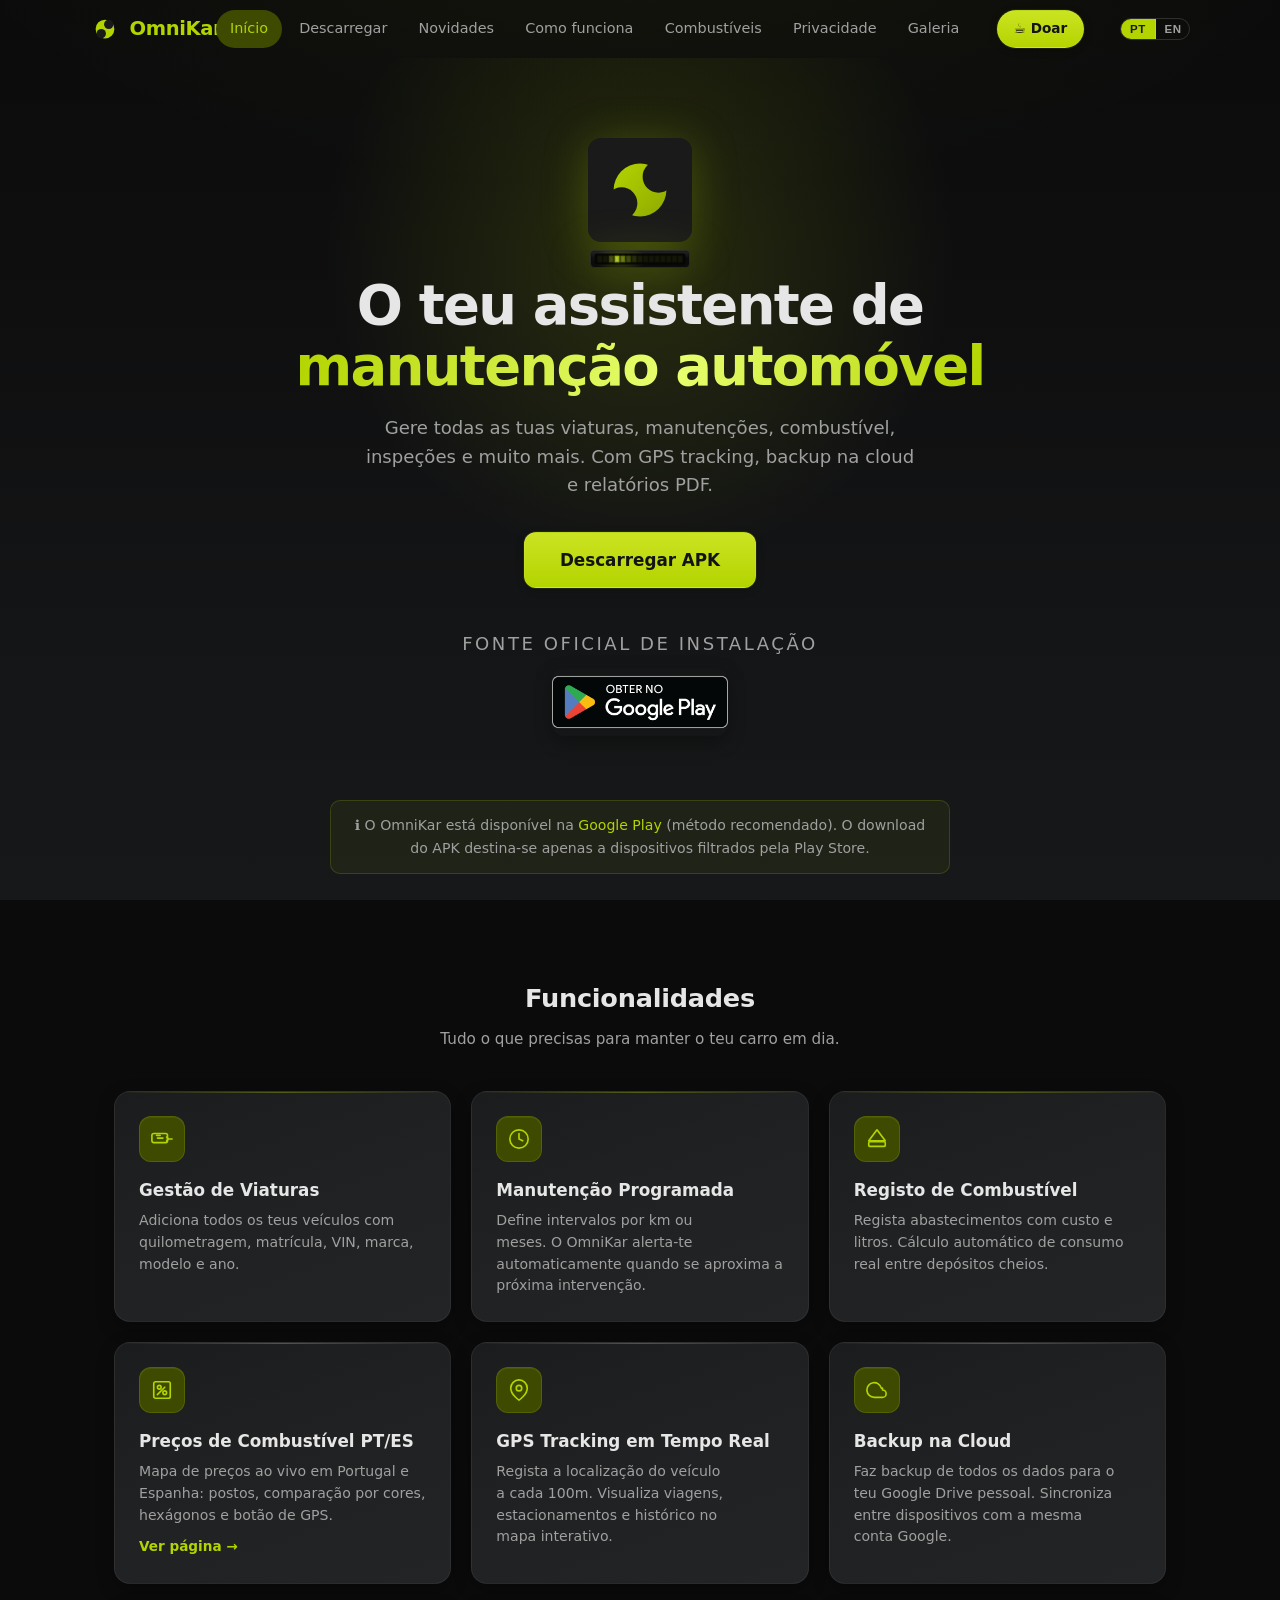
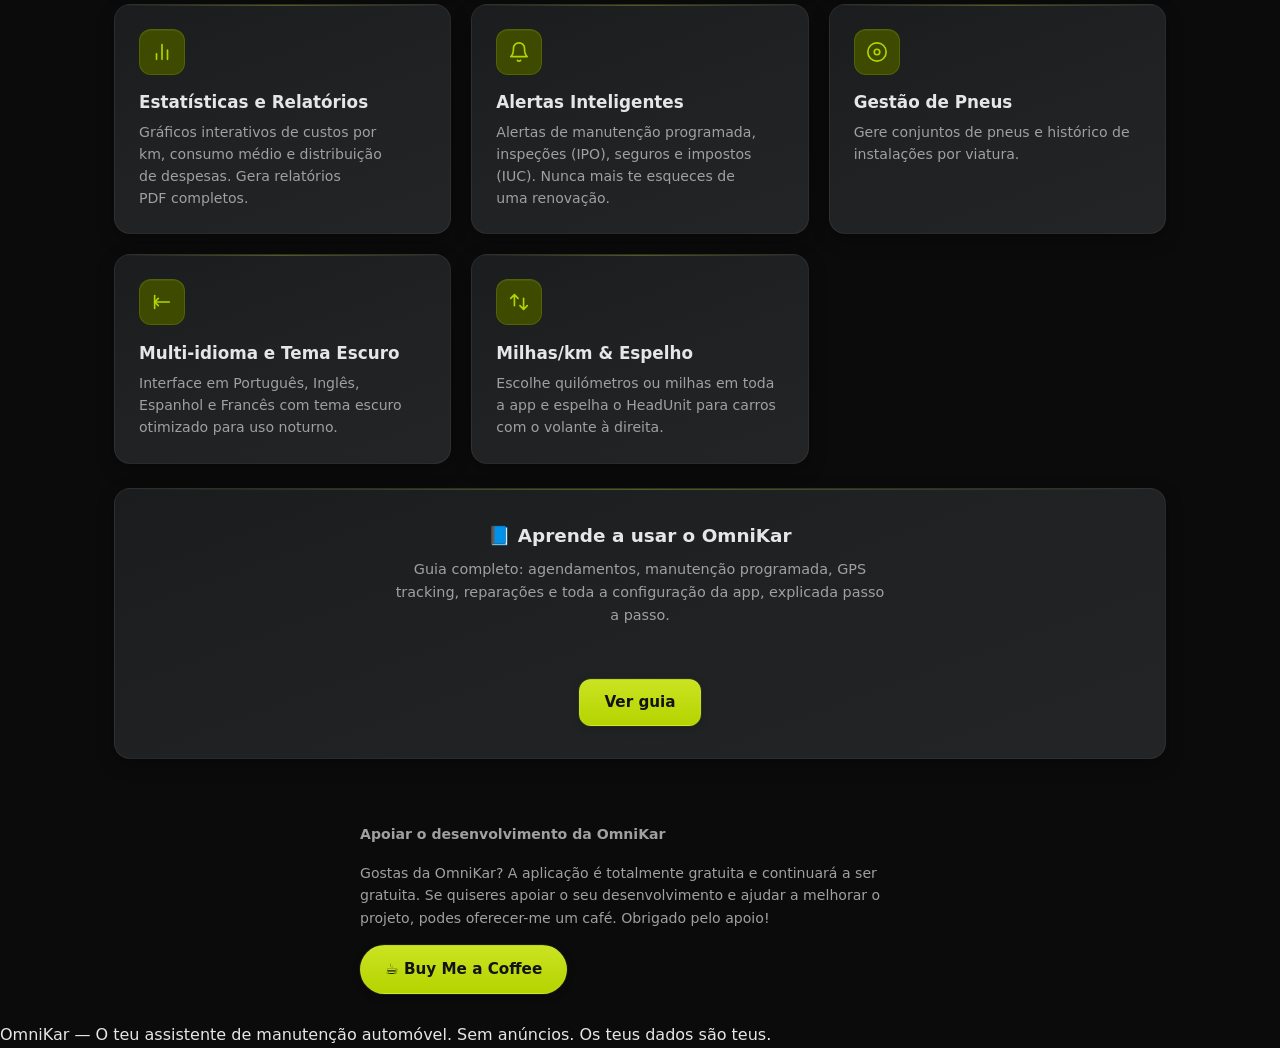
<file: index.html>
<!DOCTYPE html>
<html lang="pt">
<head>
  <meta charset="UTF-8">
  <meta name="viewport" content="width=device-width, initial-scale=1.0">
  <meta name="description" content="OmniKar — O teu assistente de manutenção automóvel. Gestão de viaturas, GPS tracking, backup cloud, manutenção programada.">
  <title>OmniKar — Assistente de manutenção automóvel</title>
  <link rel="icon" type="image/svg+xml" href="images/logo.svg">
  <link rel="stylesheet" href="css/style.css">
</head>
<body data-page="index">

<div id="app-header"></div>

<main>

<section class="hero">
  <img class="hero-logo"  src="images/logo.svg" alt="OmniKar">
  <img class="hero-logo" src="images/karr-scanner.svg" alt="Scanner KARR" style="width:100%; max-width:100px; height:auto;">

  <h1 data-i18n="hero.title">O teu assistente de <span>manutenção automóvel</span></h1>
  <p data-i18n="hero.sub">Gere todas as tuas viaturas, manutenções, combustível, inspeções e muito mais. Com GPS tracking, backup na cloud e relatórios PDF.</p>
  <a class="hero-cta" href="download.html" data-i18n="hero.cta">
    <svg viewBox="0 0 24 24" fill="none" stroke="currentColor" stroke-width="2.5" stroke-linecap="round" stroke-linejoin="round"><path d="M21 15v4a2 2 0 01-2 2H5a2 2 0 01-2-2v-4"/><polyline points="7 10 12 15 17 10"/><line x1="12" y1="15" x2="12" y2="3"/></svg>
    Descarregar APK
  </a>

  <div class="store-badges">
    <p class="store-badges-caption" data-i18n="play.official">Fonte oficial de instalação</p>
    <a class="store-badge" href="https://play.google.com/store/apps/details?id=com.companyname.OmniKar" target="_blank" rel="noopener" aria-label="Google Play">
      <img src="images/google-play-pt.png" alt="Google Play" data-badge-lang="pt">
      <img src="images/google-play-en.png" alt="Google Play" data-badge-lang="en">
      <img src="images/google-play-es.png" alt="Google Play" data-badge-lang="es">
      <img src="images/google-play-fr.png" alt="Google Play" data-badge-lang="fr">
    </a>
  </div>
</section>

<div class="play-note" data-i18n="home.playNote">ℹ️ O OmniKar está disponível na <a href="https://play.google.com/store/apps/details?id=com.companyname.OmniKar" target="_blank" rel="noopener">Google Play</a> (método recomendado). O download do APK destina-se apenas a dispositivos filtrados pela Play Store.</div>

<section>
  <h2 class="section-title" data-i18n="features.title">Funcionalidades</h2>
  <p class="section-sub" data-i18n="features.sub">Tudo o que precisas para manter o teu carro em dia.</p>

  <div class="features-grid">

    <div class="card feature-card">
      <div class="feature-icon"><svg viewBox="0 0 24 24" fill="none" stroke="currentColor" stroke-width="1.8" stroke-linecap="round" stroke-linejoin="round"><rect x="1" y="6" width="17" height="10" rx="2"/><path d="M23 12h-4m0 0l-2 2m2-2l-2-2"/><line x1="6" y1="8" x2="10" y2="8"/><line x1="7" y1="11" x2="13" y2="11"/></svg></div>
      <h3 data-i18n="feat.vehicles.title">Gestão de Viaturas</h3>
      <p data-i18n="feat.vehicles.desc">Adiciona todos os teus veículos com quilometragem, matrícula, VIN, marca, modelo e ano.</p>
    </div>

    <div class="card feature-card">
      <div class="feature-icon"><svg viewBox="0 0 24 24" fill="none" stroke="currentColor" stroke-width="1.8" stroke-linecap="round" stroke-linejoin="round"><circle cx="12" cy="12" r="10"/><polyline points="12 6 12 12 16 14"/></svg></div>
      <h3 data-i18n="feat.maintenance.title">Manutenção Programada</h3>
      <p data-i18n="feat.maintenance.desc">Define intervalos por km ou meses. O OmniKar alerta-te automaticamente quando se aproxima a próxima intervenção.</p>
    </div>

    <div class="card feature-card">
      <div class="feature-icon"><svg viewBox="0 0 24 24" fill="none" stroke="currentColor" stroke-width="1.8" stroke-linecap="round" stroke-linejoin="round"><path d="M4 20h16a1 1 0 001-1v-3a1 1 0 00-1-1H4a1 1 0 00-1 1v3a1 1 0 001 1z"/><polygon points="12 2 3 14 21 14 12 2"/></svg></div>
      <h3 data-i18n="feat.fuel.title">Registo de Combustível</h3>
      <p data-i18n="feat.fuel.desc">Regista abastecimentos com custo e litros. Cálculo automático de consumo real entre depósitos cheios.</p>
    </div>

    <div class="card feature-card">
      <div class="feature-icon"><svg viewBox="0 0 24 24" fill="none" stroke="currentColor" stroke-width="1.8" stroke-linecap="round" stroke-linejoin="round"><rect x="3" y="3" width="18" height="18" rx="2"/><circle cx="9" cy="9" r="2"/><circle cx="15" cy="15" r="2"/><path d="M7 17l8-8"/></svg></div>
      <h3 data-i18n="feat.prices.title">Preços de Combustível PT/ES</h3>
      <p data-i18n="feat.prices.desc">Mapa de preços ao vivo em Portugal e Espanha: postos, comparação por cores, hexágonos e botão de GPS.</p>
      <a class="feature-link" href="combustiveis.html" data-i18n="feat.prices.link">Ver página →</a>
    </div>

    <div class="card feature-card">
      <div class="feature-icon"><svg viewBox="0 0 24 24" fill="none" stroke="currentColor" stroke-width="1.8" stroke-linecap="round" stroke-linejoin="round"><path d="M21 10c0 7-9 13-9 13s-9-6-9-13a9 9 0 0118 0z"/><circle cx="12" cy="10" r="3"/></svg></div>
      <h3 data-i18n="feat.gps.title">GPS Tracking em Tempo Real</h3>
      <p data-i18n="feat.gps.desc">Regista a localização do veículo a cada 100m. Visualiza viagens, estacionamentos e histórico no mapa interativo.</p>
    </div>

    <div class="card feature-card">
      <div class="feature-icon"><svg viewBox="0 0 24 24" fill="none" stroke="currentColor" stroke-width="1.8" stroke-linecap="round" stroke-linejoin="round"><path d="M18 10h-1.26A8 8 0 109 20h9a4 4 0 000-8z"/></svg></div>
      <h3 data-i18n="feat.cloud.title">Backup na Cloud</h3>
      <p data-i18n="feat.cloud.desc">Faz backup de todos os dados para o teu Google Drive pessoal. Sincroniza entre dispositivos com a mesma conta Google.</p>
    </div>

    <div class="card feature-card">
      <div class="feature-icon"><svg viewBox="0 0 24 24" fill="none" stroke="currentColor" stroke-width="1.8" stroke-linecap="round" stroke-linejoin="round"><line x1="18" y1="20" x2="18" y2="10"/><line x1="12" y1="20" x2="12" y2="4"/><line x1="6" y1="20" x2="6" y2="14"/></svg></div>
      <h3 data-i18n="feat.stats.title">Estatísticas e Relatórios</h3>
      <p data-i18n="feat.stats.desc">Gráficos interativos de custos por km, consumo médio e distribuição de despesas. Gera relatórios PDF completos.</p>
    </div>

    <div class="card feature-card">
      <div class="feature-icon"><svg viewBox="0 0 24 24" fill="none" stroke="currentColor" stroke-width="1.8" stroke-linecap="round" stroke-linejoin="round"><path d="M18 8A6 6 0 006 8c0 7-3 9-3 9h18s-3-2-3-9"/><path d="M13.73 21a2 2 0 01-3.46 0"/></svg></div>
      <h3 data-i18n="feat.alerts.title">Alertas Inteligentes</h3>
      <p data-i18n="feat.alerts.desc">Alertas de manutenção programada, inspeções (IPO), seguros e impostos (IUC). Nunca mais te esqueces de uma renovação.</p>
    </div>

    <div class="card feature-card">
      <div class="feature-icon"><svg viewBox="0 0 24 24" fill="none" stroke="currentColor" stroke-width="1.8" stroke-linecap="round" stroke-linejoin="round"><circle cx="12" cy="12" r="10"/><circle cx="12" cy="12" r="3"/></svg></div>
      <h3 data-i18n="feat.tires.title">Gestão de Pneus</h3>
      <p data-i18n="feat.tires.desc">Gere conjuntos de pneus e histórico de instalações por viatura.</p>
    </div>

    <div class="card feature-card">
      <div class="feature-icon"><svg viewBox="0 0 24 24" fill="none" stroke="currentColor" stroke-width="1.8" stroke-linecap="round" stroke-linejoin="round"><line x1="20" y1="12" x2="4" y2="12"/><polyline points="8 8 4 12 8 16"/><line x1="4" y1="5" x2="4" y2="19"/></svg></div>
      <h3 data-i18n="feat.multi.title">Multi-idioma e Tema Escuro</h3>
      <p data-i18n="feat.multi.desc">Interface em Português, Inglês e Espanhol com tema escuro otimizado para uso noturno.</p>
    </div>

    <div class="card feature-card">
      <div class="feature-icon"><svg viewBox="0 0 24 24" fill="none" stroke="currentColor" stroke-width="1.8" stroke-linecap="round" stroke-linejoin="round"><path d="M7 16V4M7 4L3 8M7 4l4 4"/><path d="M17 8v12m0 0l4-4m-4 4l-4-4"/></svg></div>
      <h3 data-i18n="feat.miles.title">Milhas/km &amp; Espelho</h3>
      <p data-i18n="feat.miles.desc">Escolhe quilómetros ou milhas em toda a app e espelha o HeadUnit para carros com o volante à direita.</p>
    </div>

  </div>

  <div class="guide-banner card">
    <h3 data-i18n="home.guide.title">📘 Aprende a usar o OmniKar</h3>
    <p data-i18n="home.guide.desc">Guia completo: agendamentos, manutenção programada, GPS tracking, reparações e toda a configuração da app, explicada passo a passo.</p>
    <a href="instrucoes.html" class="hero-cta" data-i18n="home.guide.cta">Ver guia</a>
  </div>

</section>

</main>

<div id="app-footer"></div>

<script src="js/i18n.js"></script>
<script src="js/main.js"></script>
</body>
</html>
</file>
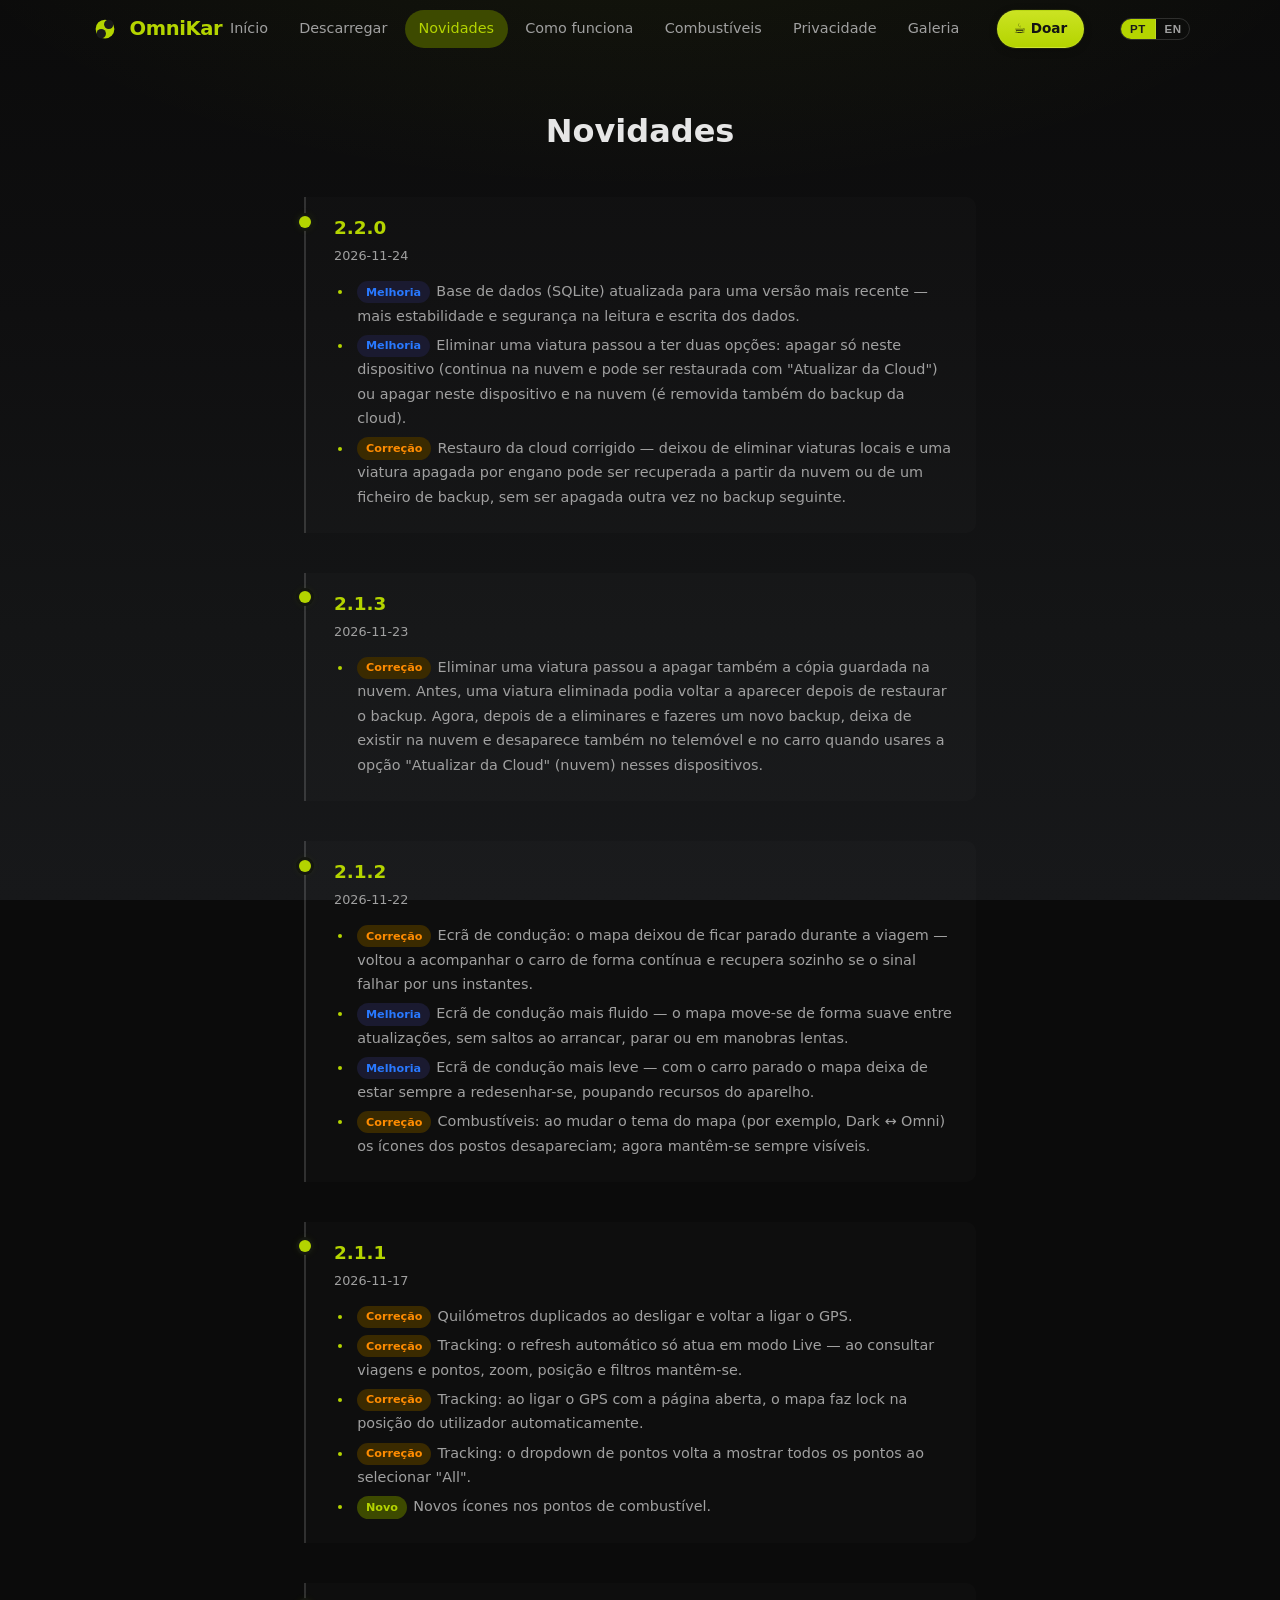
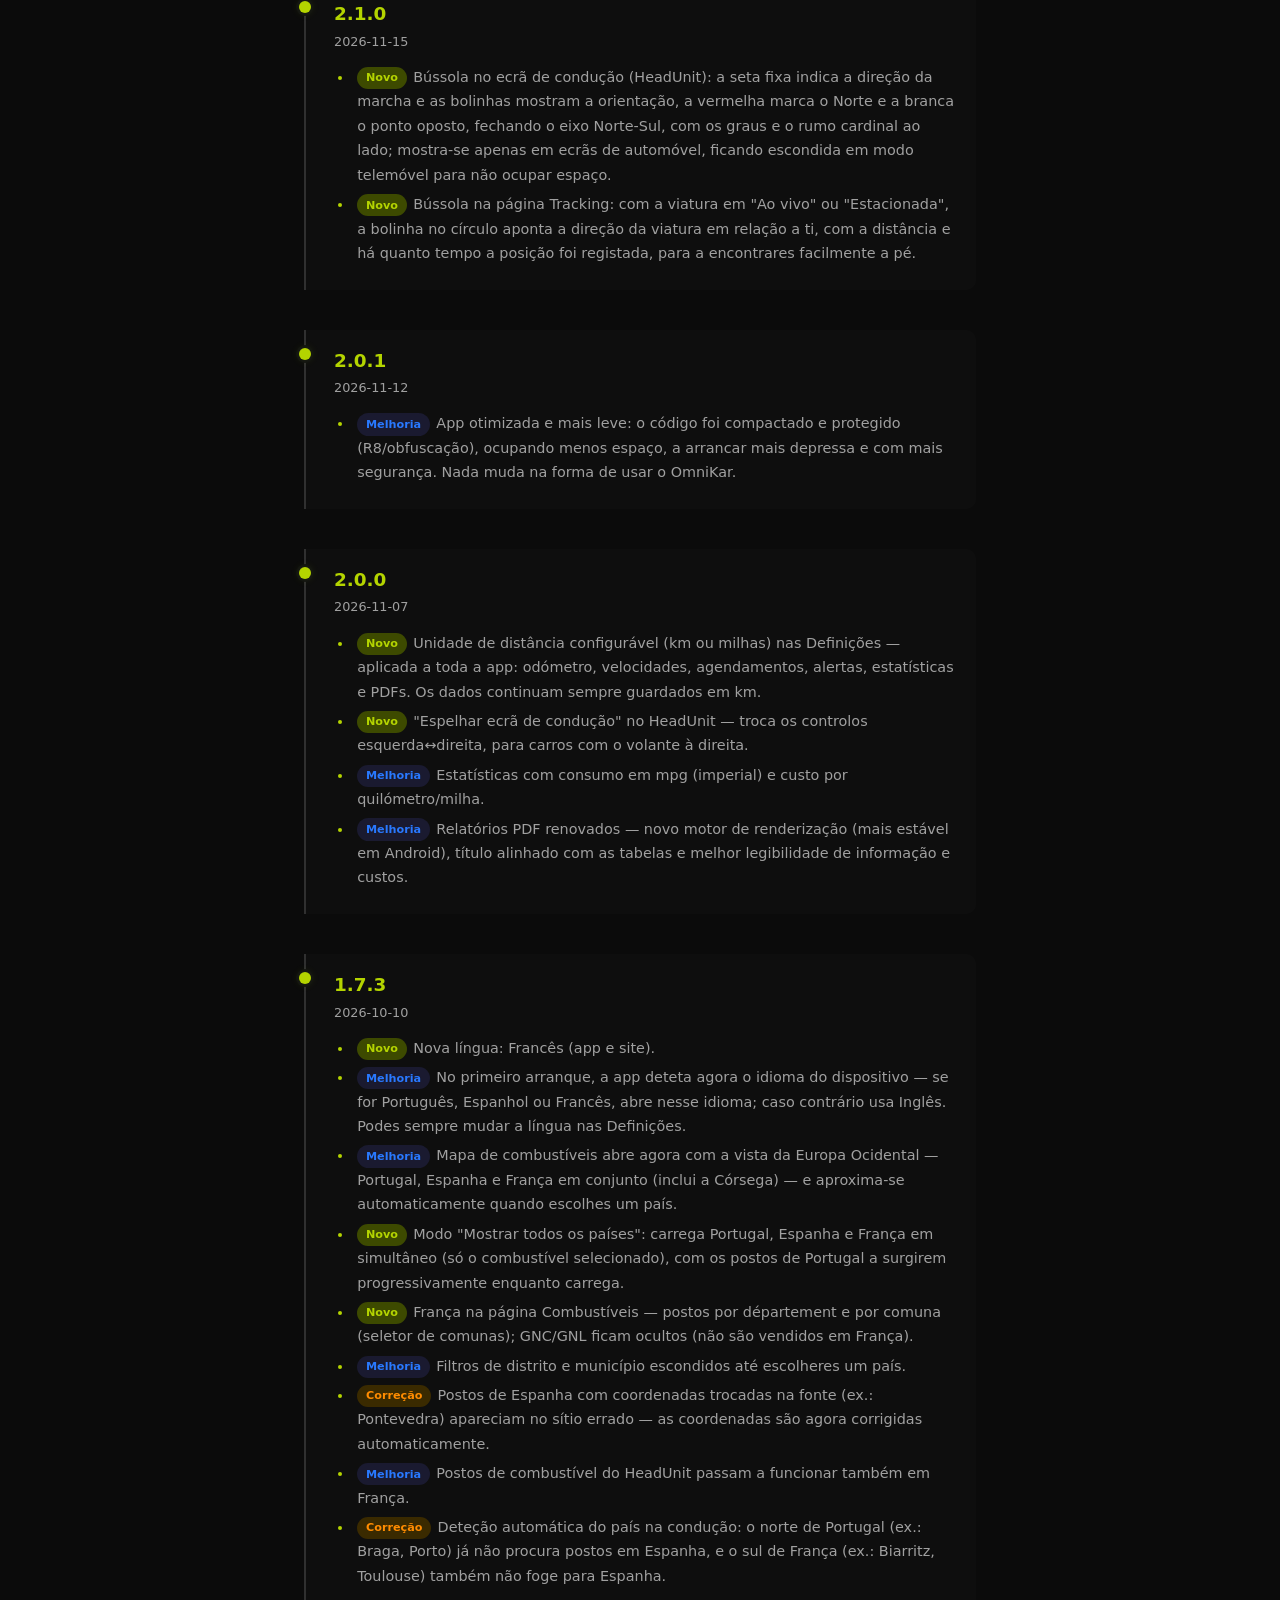
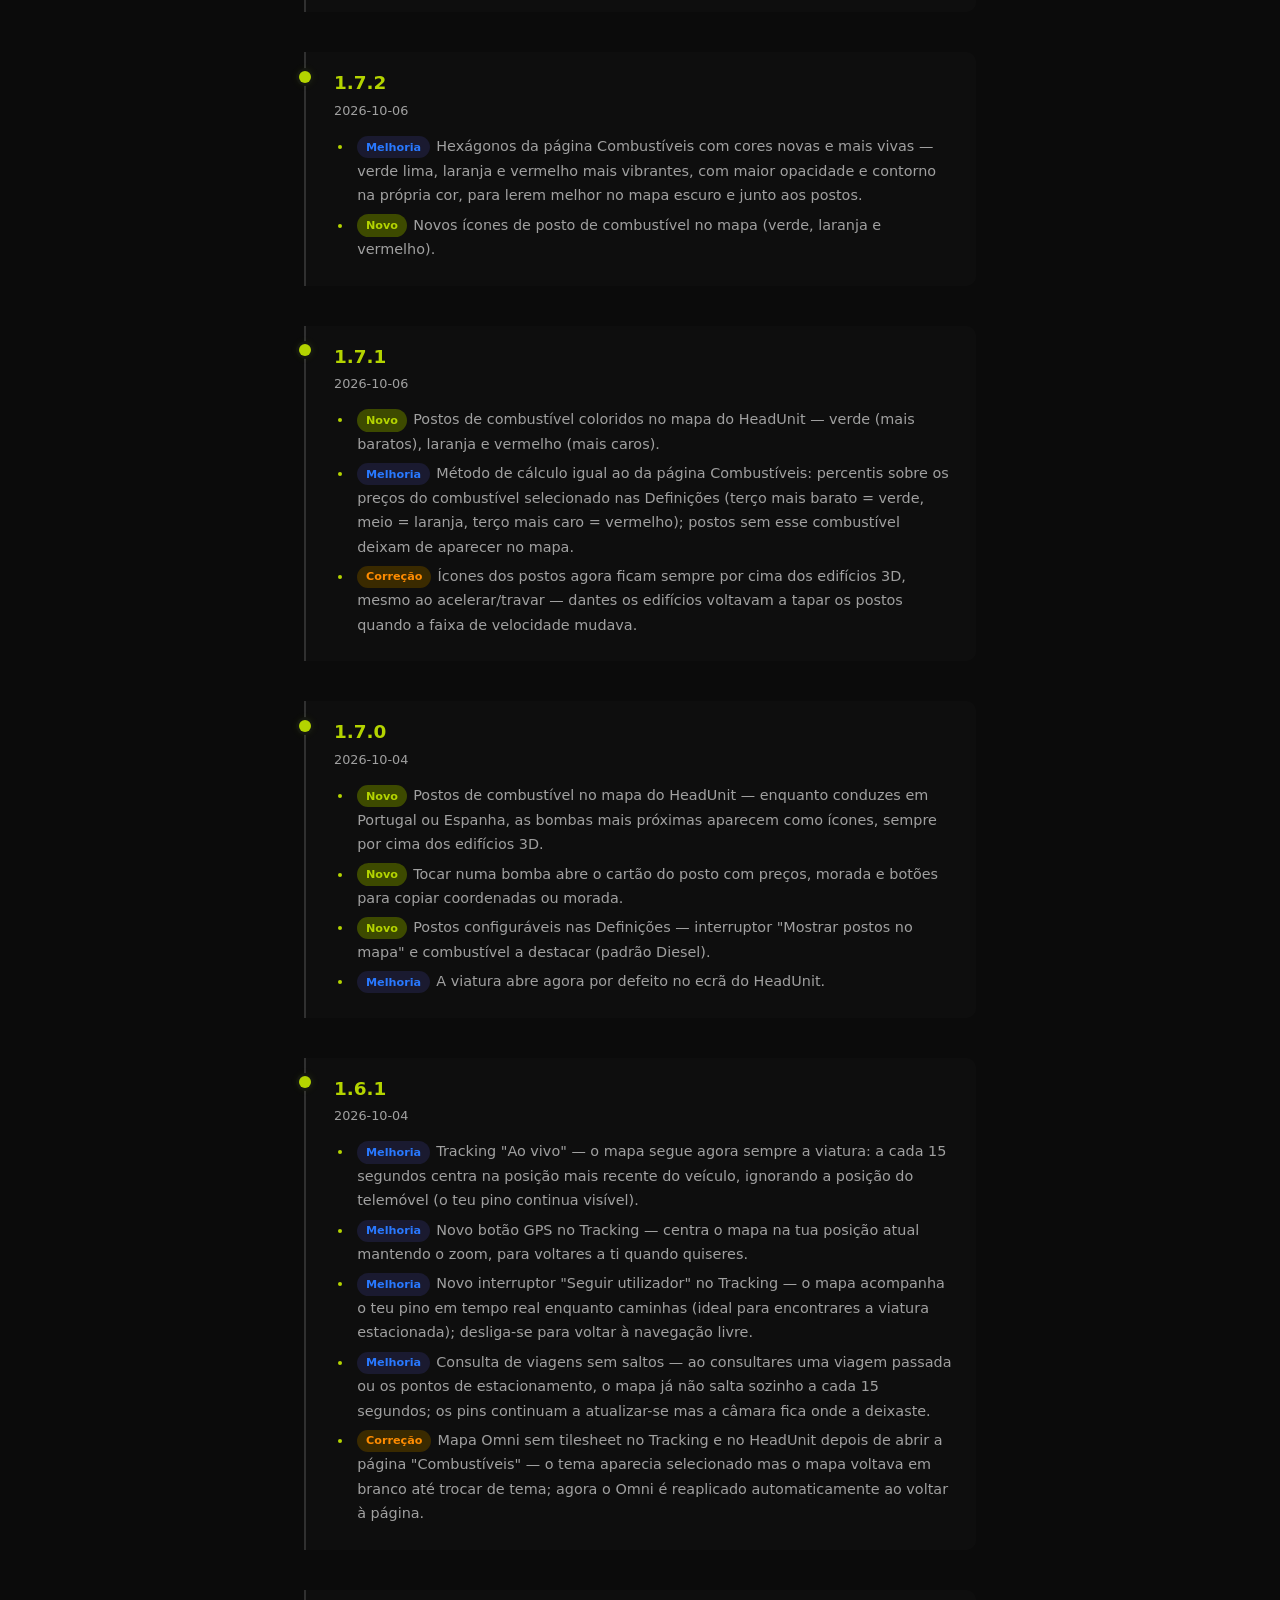
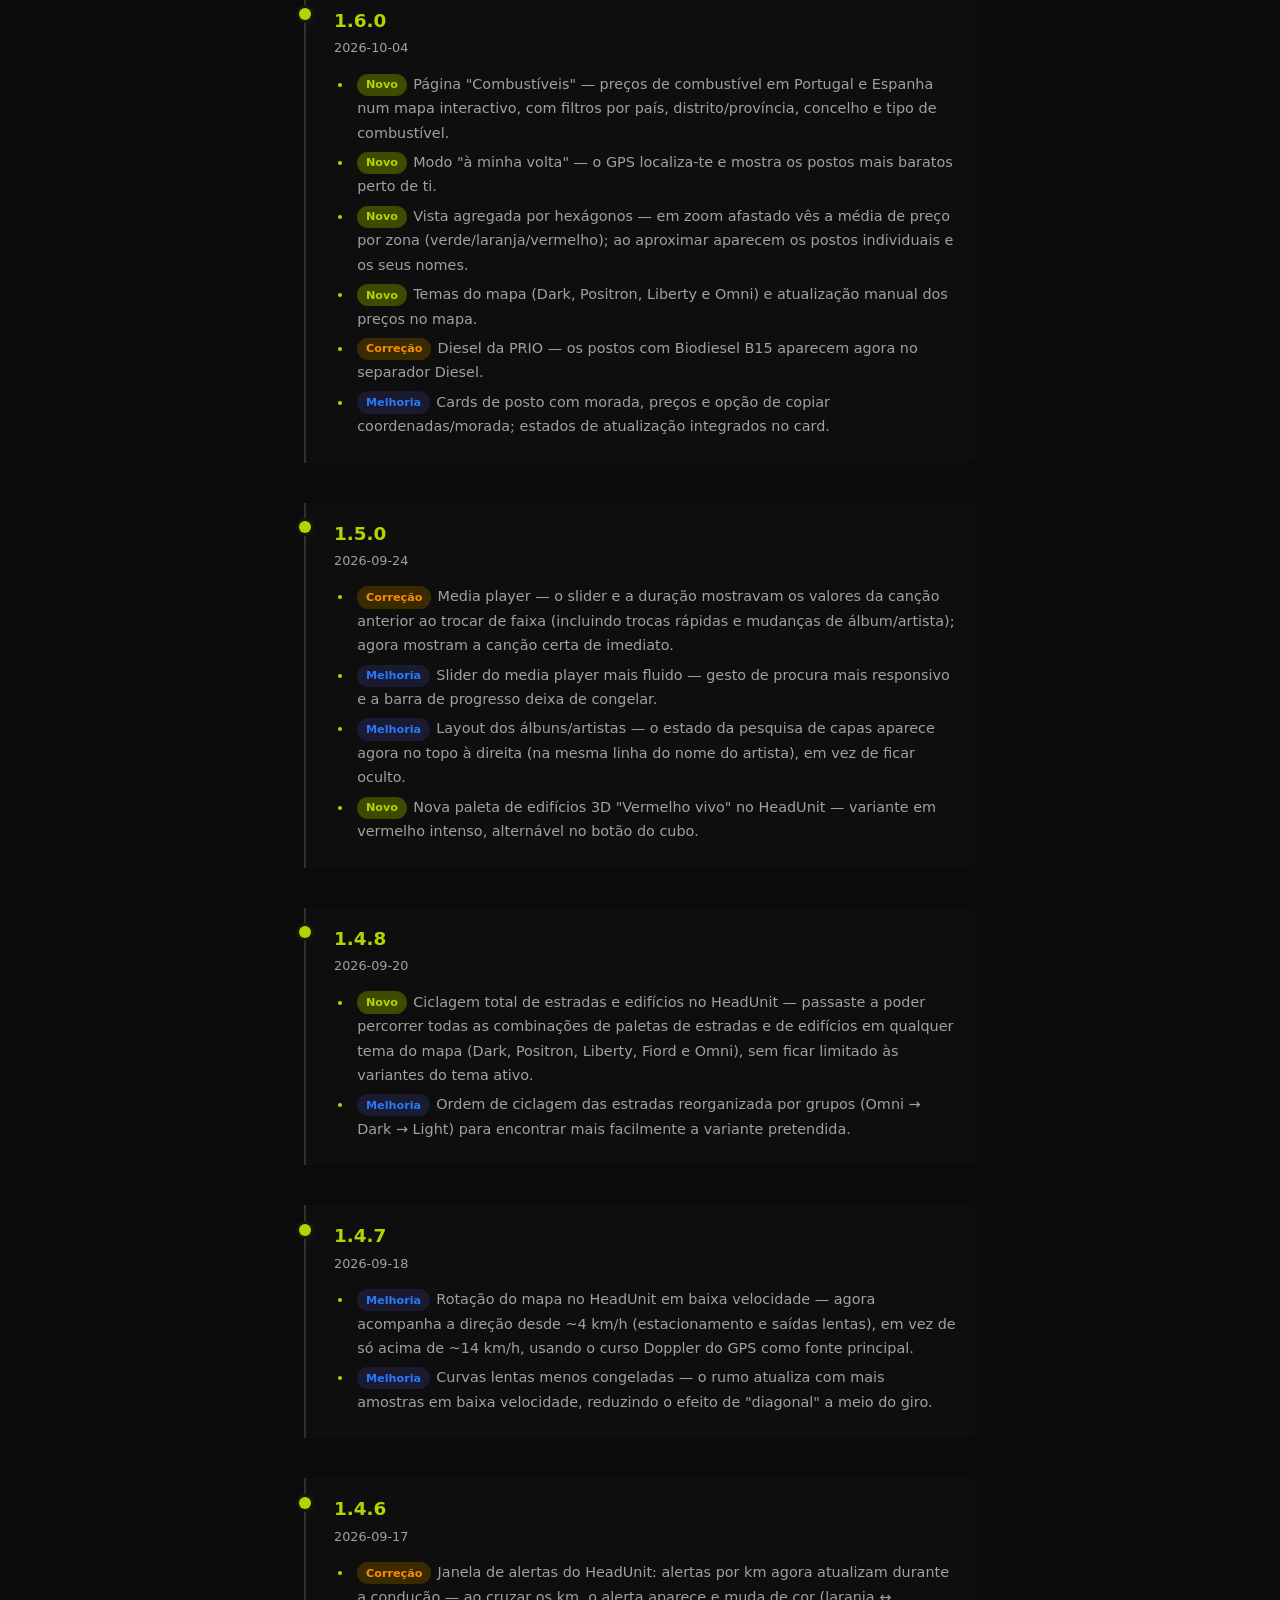
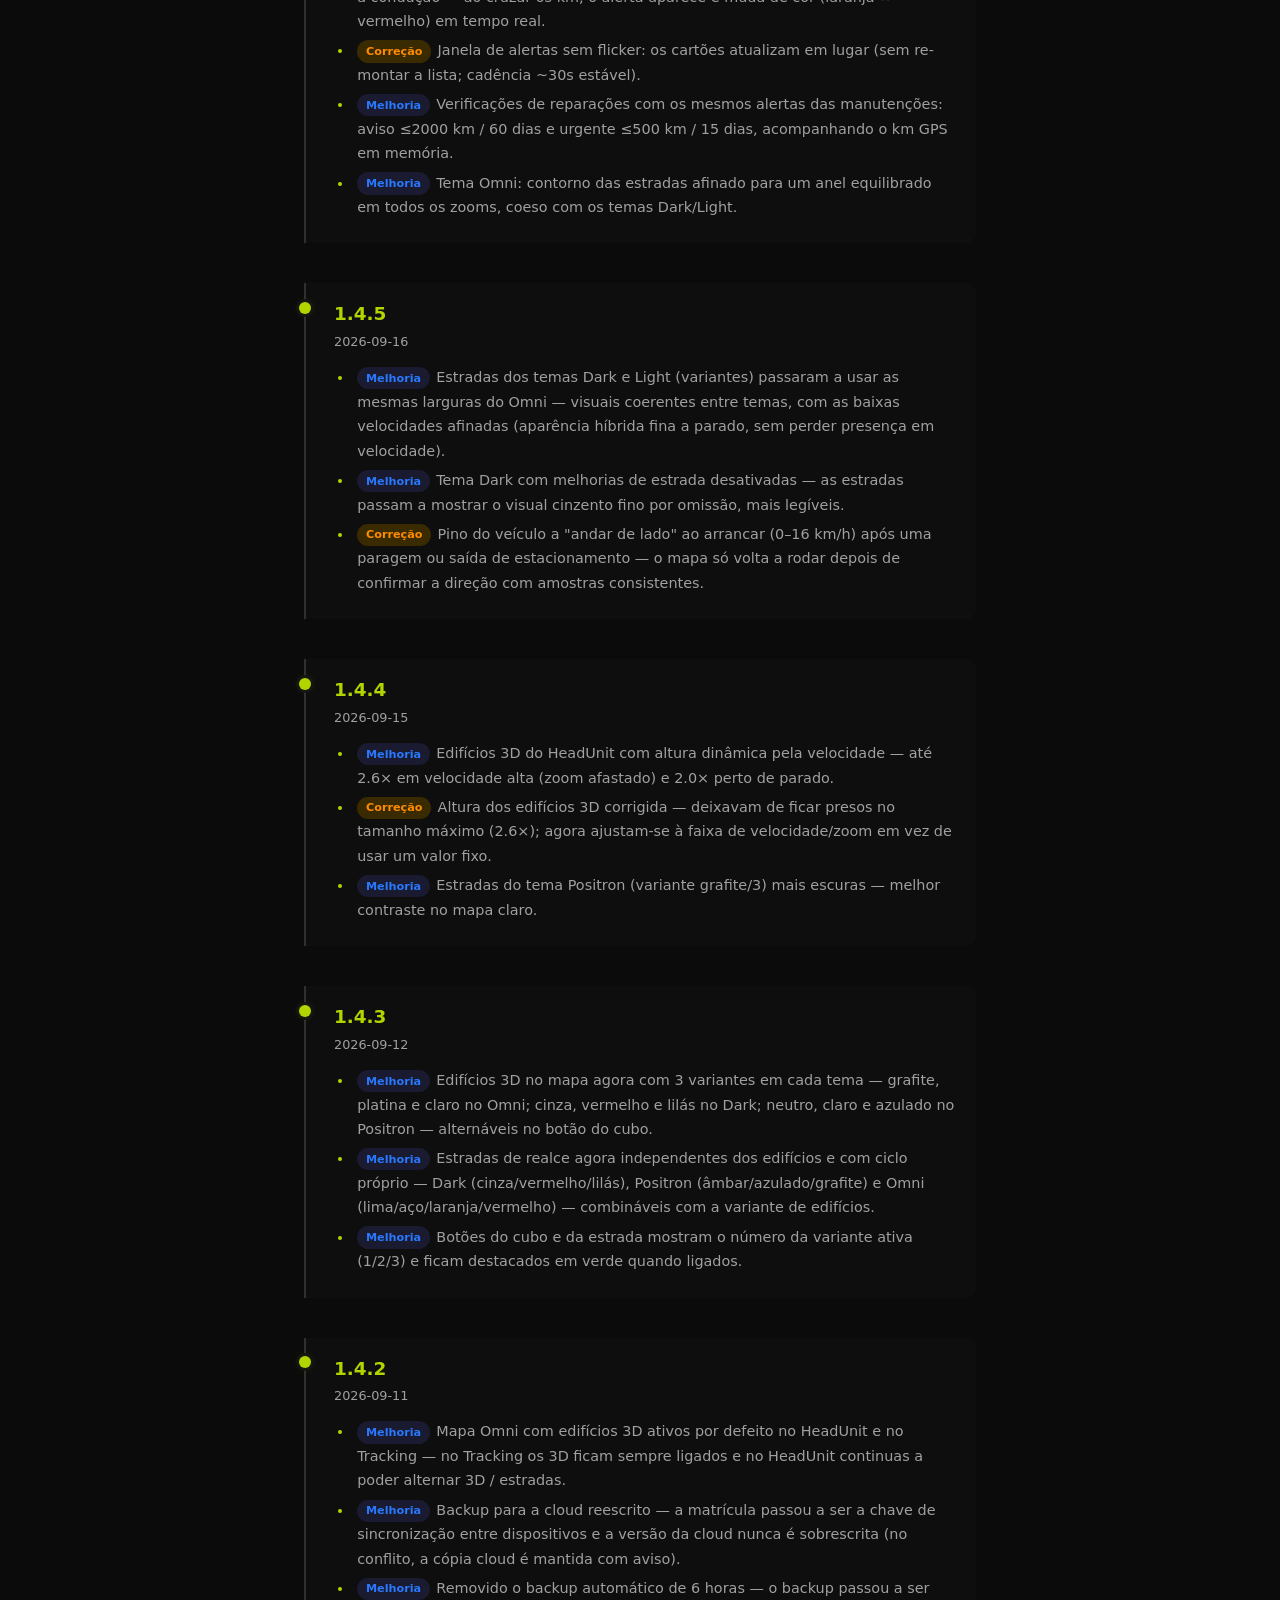
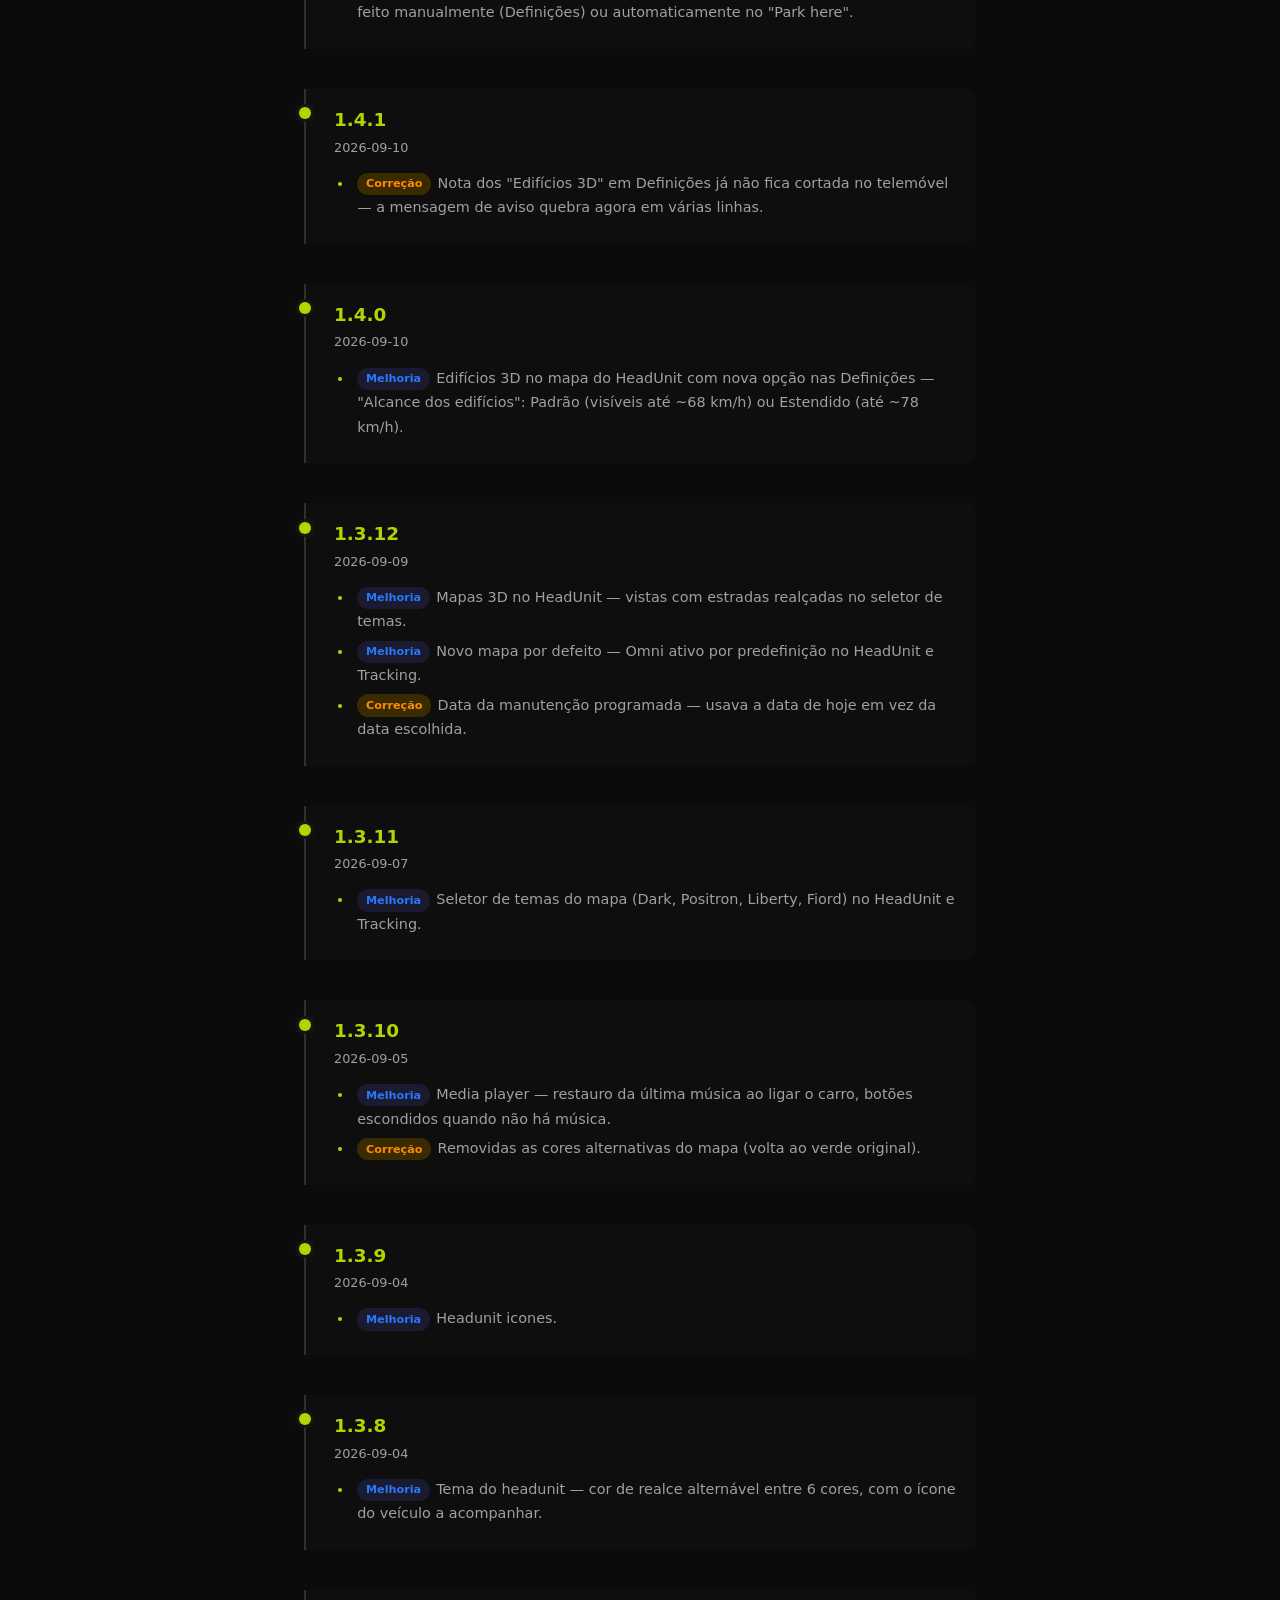
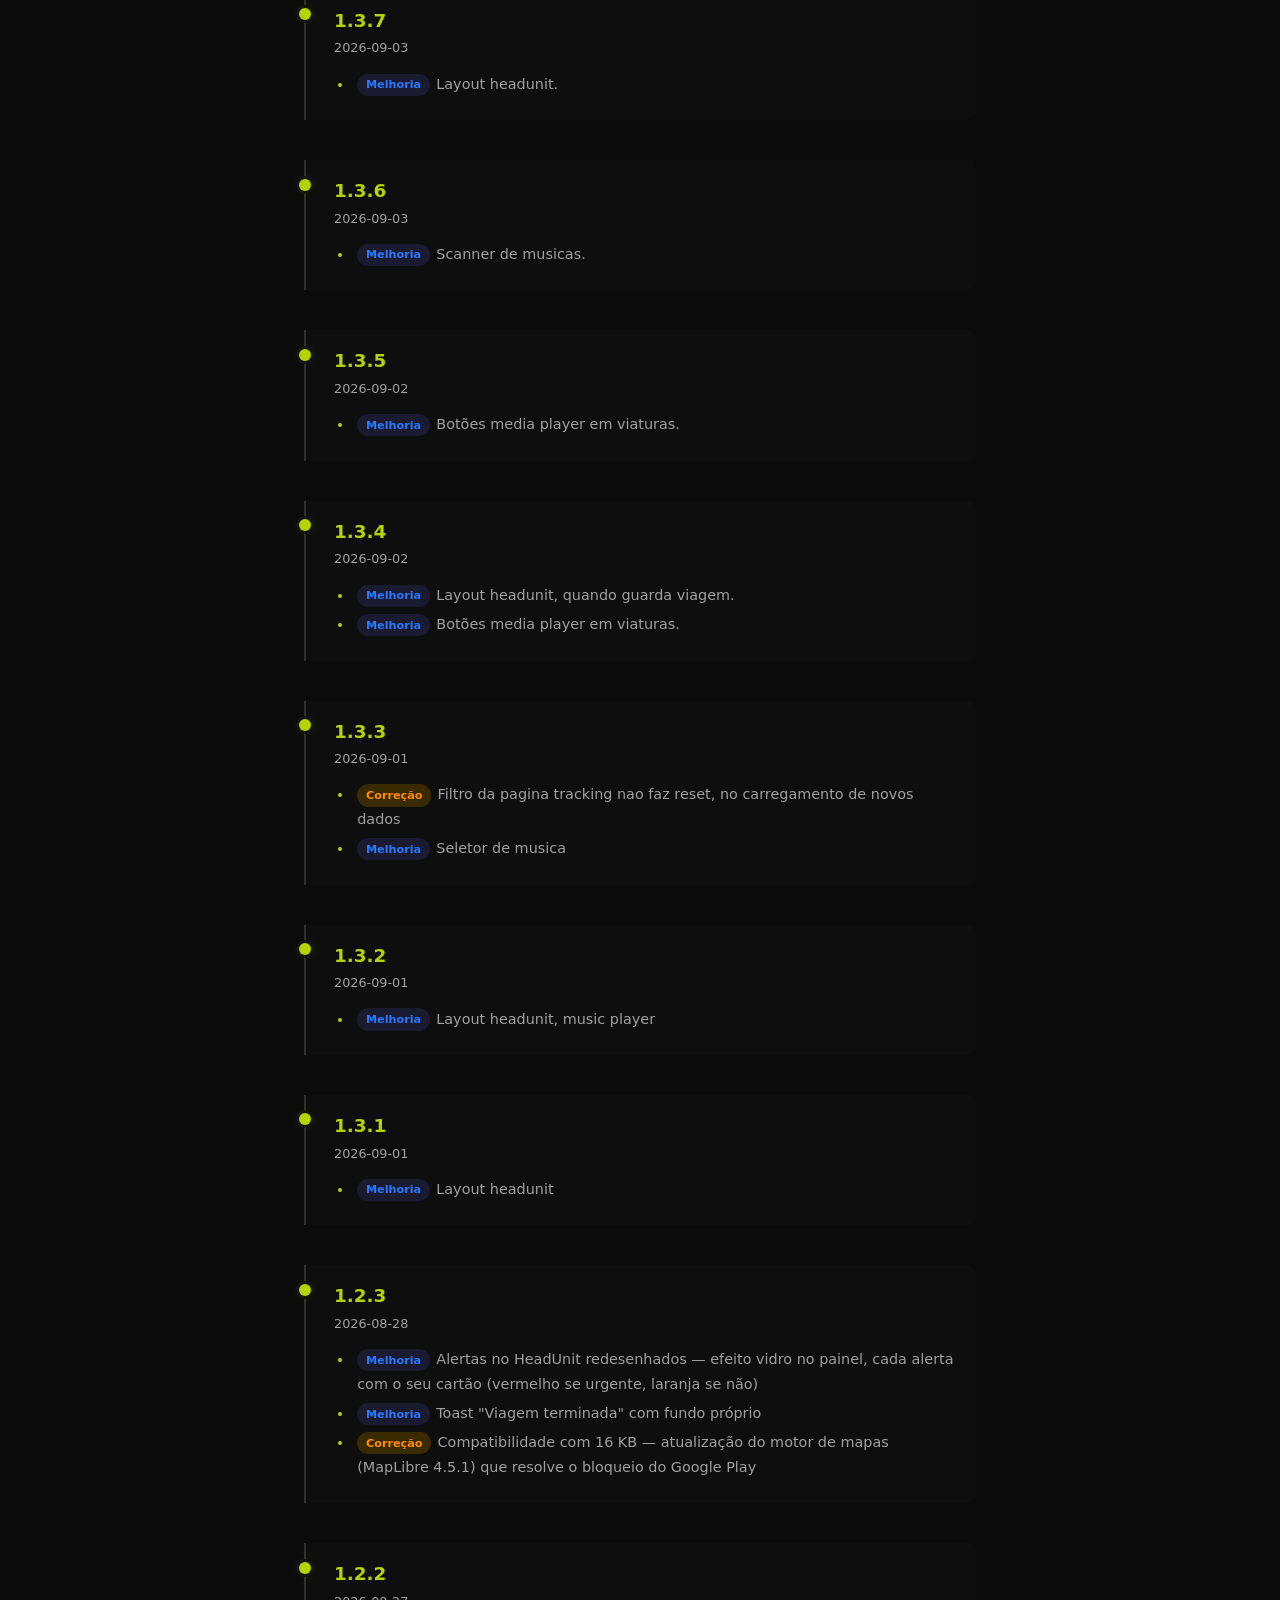
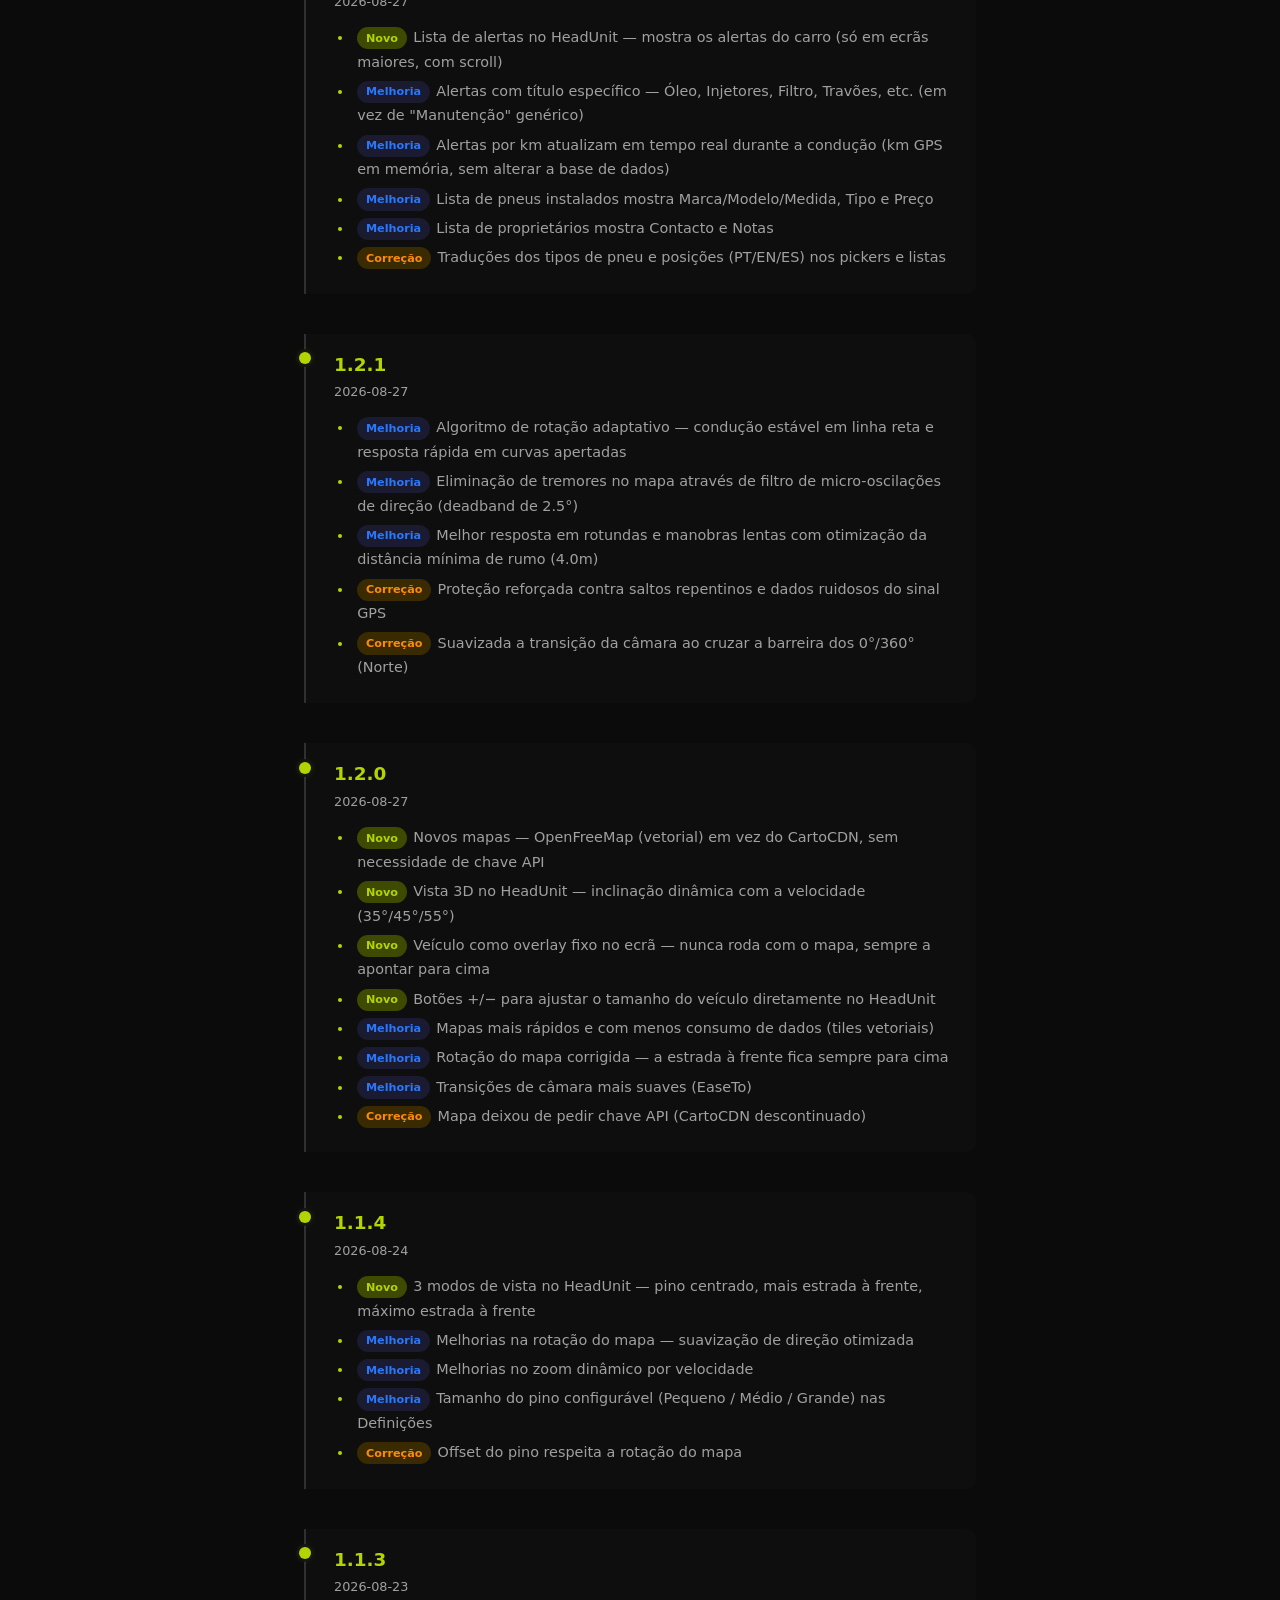
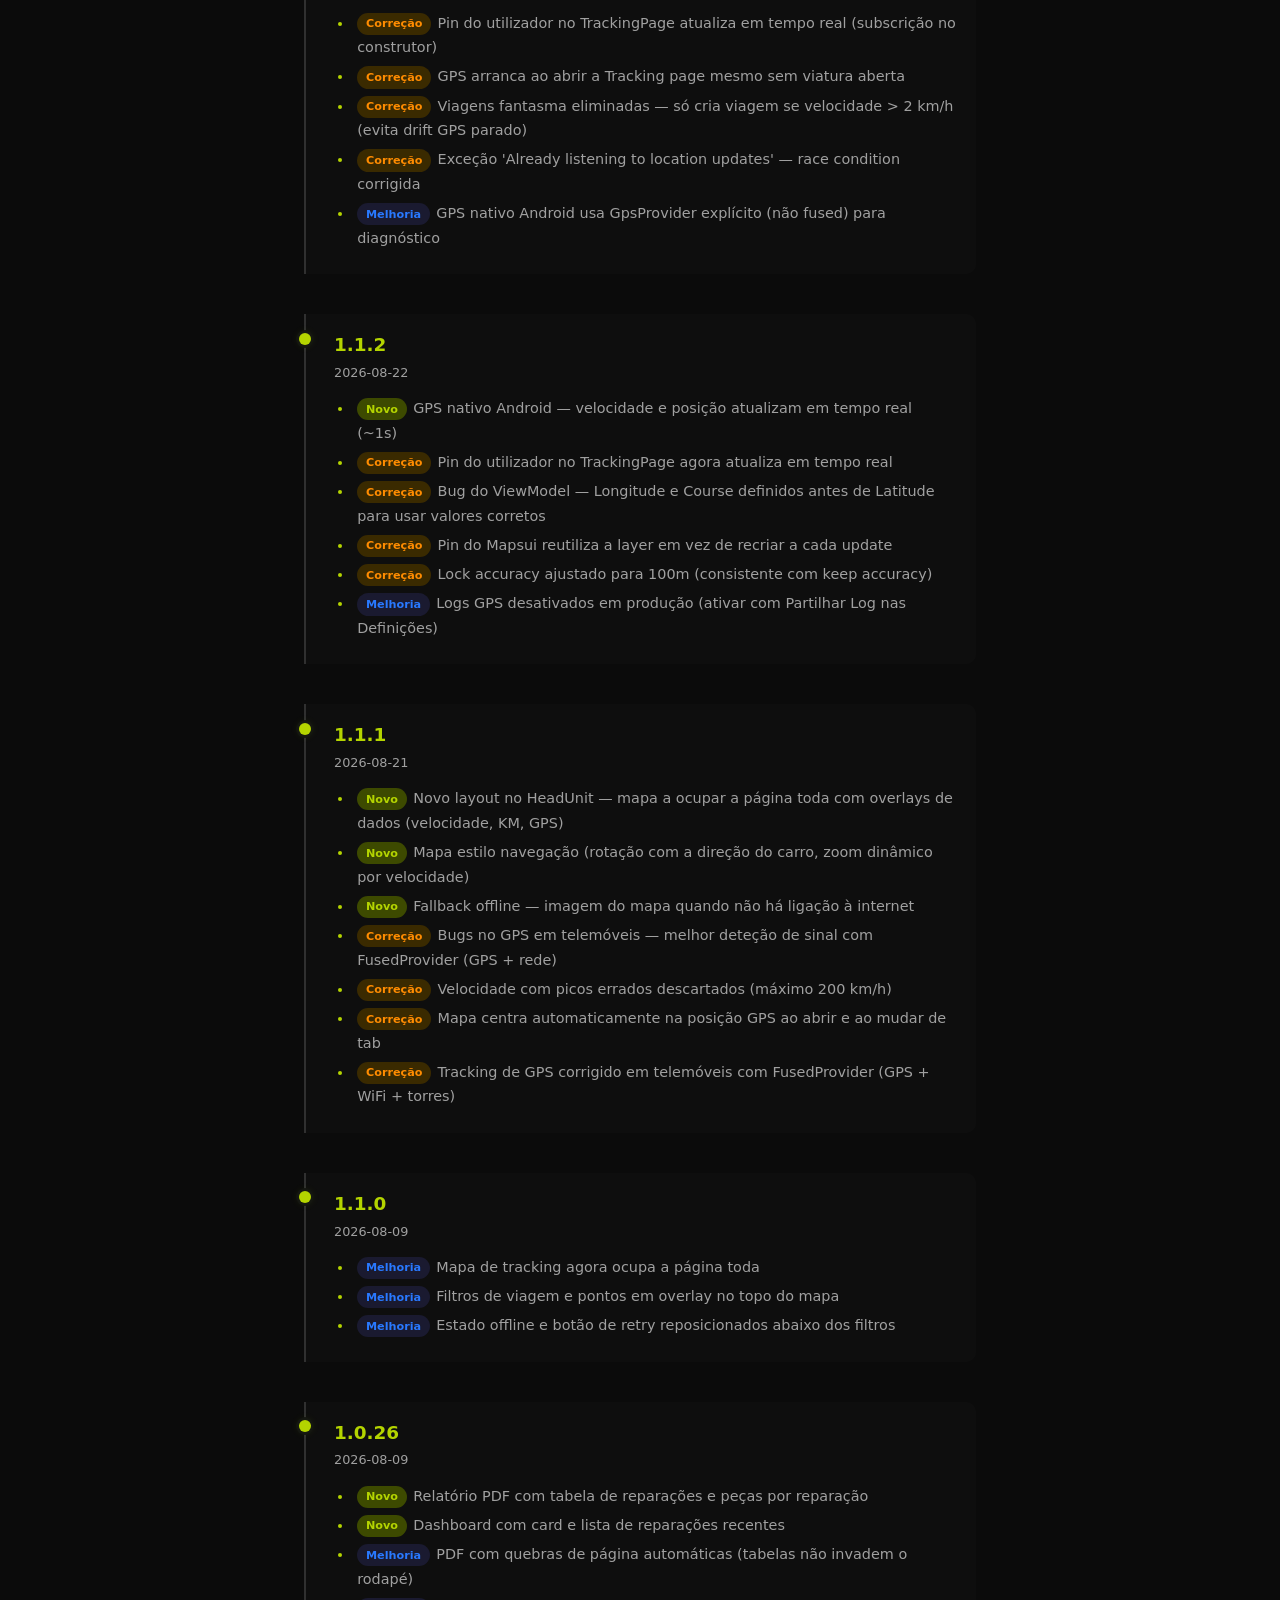
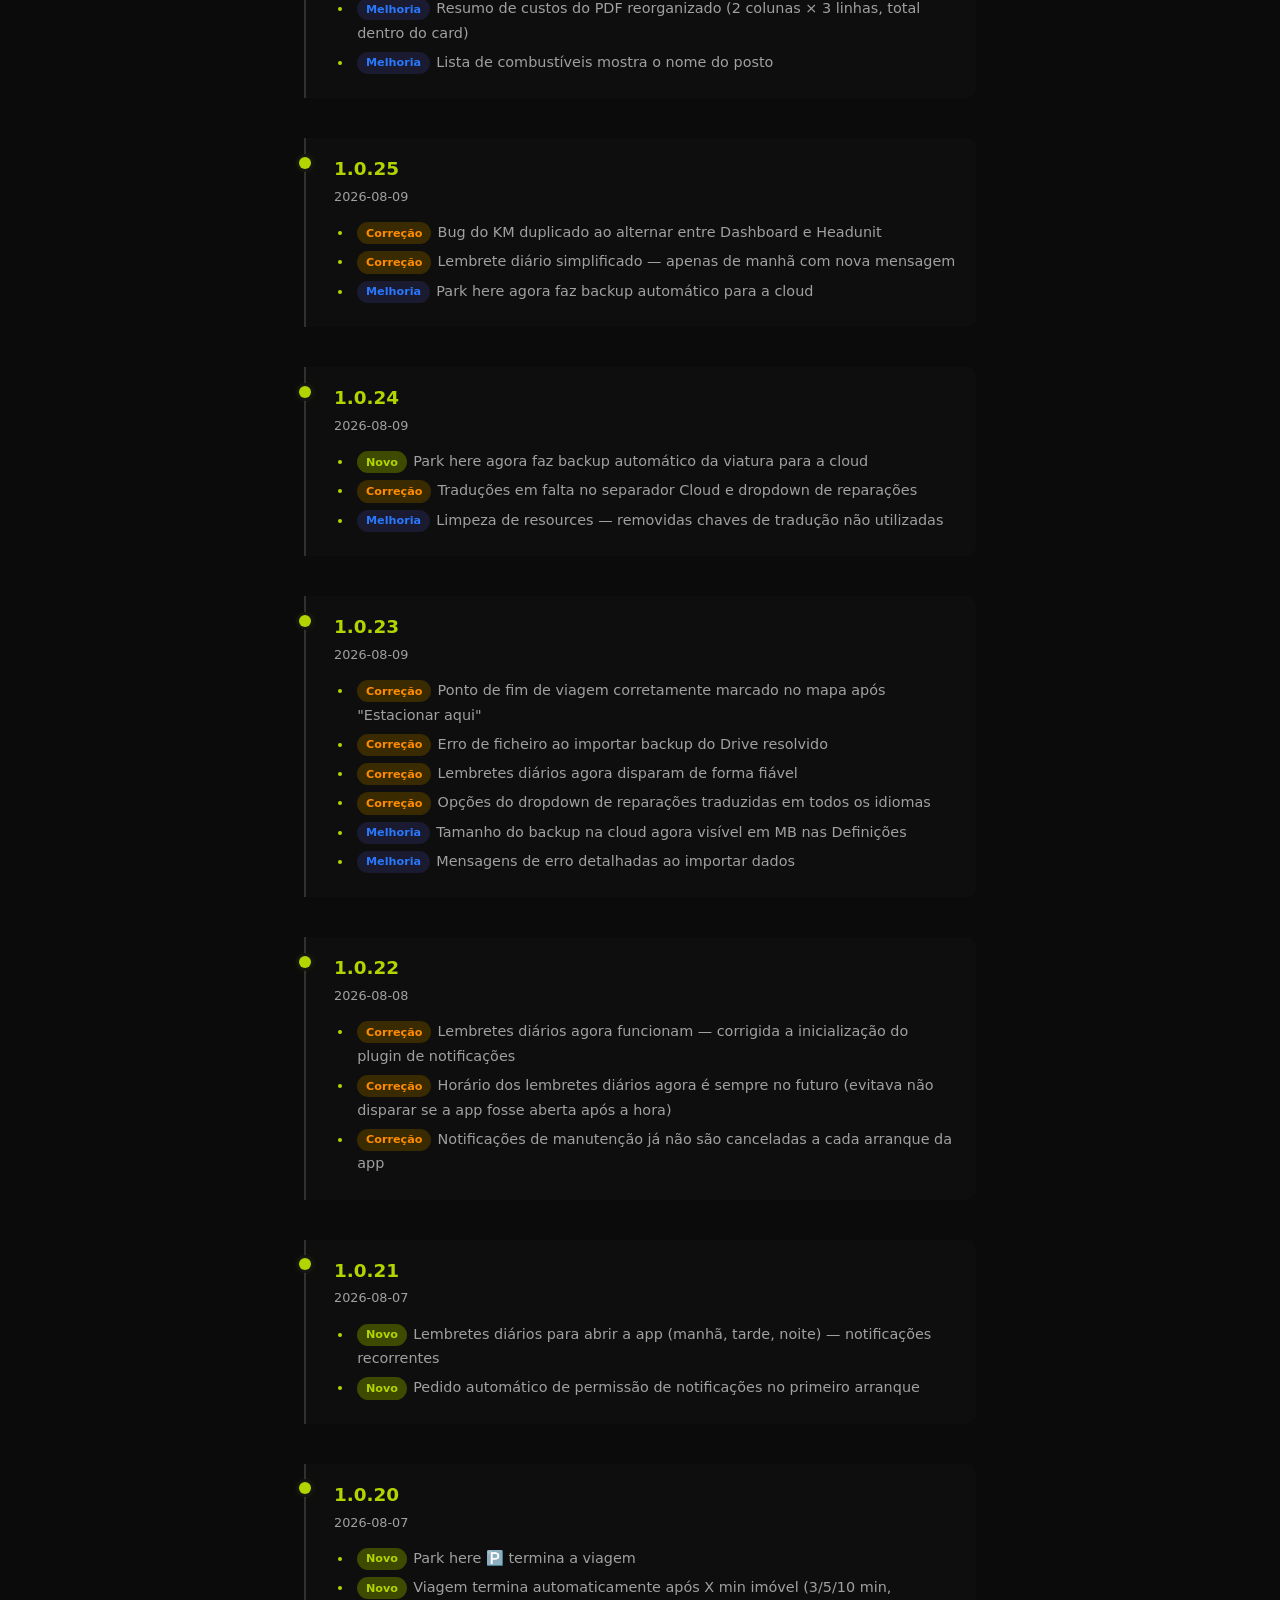
<file: changelog.html>
<!DOCTYPE html>
<html lang="pt">
<head>
  <meta charset="UTF-8">
  <meta name="viewport" content="width=device-width, initial-scale=1.0">
  <meta name="description" content="Novidades e changelog do OmniKar — vê o que mudou em cada versão.">
  <title data-i18n="changelog.title">Novidades</title>
  <link rel="icon" type="image/svg+xml" href="images/logo.svg">
  <link rel="stylesheet" href="css/style.css">
</head>
<body data-page="changelog">

<div id="app-header"></div>

<main class="changelog">

  <h1 data-i18n="changelog.title">Novidades</h1>

  <div id="changelog-container">

    <!-- Changelog entries rendered from version.json by main.js -->
    <!-- Fallback static entries below -->

    <div class="changelog-entry">
      <div class="ch-version">1.0.18</div>
      <div class="ch-date">2026-08-06</div>
      <div class="ch-notes">
        <ul>
          <li><span class="ch-tag ch-tag-new">Novo</span> GPS tracking em tempo real com HeadUnit</li>
          <li><span class="ch-tag ch-tag-new">Novo</span> Manutenção programada com alertas automáticos por km ou data</li>
          <li><span class="ch-tag ch-tag-new">Novo</span> Mapa interativo (Mapsui) com filtros de viagens e estacionamento</li>
          <li><span class="ch-tag ch-tag-new">Novo</span> Backup e sincronização cloud via Google Drive</li>
          <li><span class="ch-tag ch-tag-new">Novo</span> Relatórios PDF completos da viatura</li>
          <li><span class="ch-tag ch-tag-new">Novo</span> Registo de combustível com cálculo automático de consumo real</li>
          <li><span class="ch-tag ch-tag-new">Novo</span> Gestão de inspeções (IPO), seguros e impostos (IUC) com alertas</li>
          <li><span class="ch-tag ch-tag-new">Novo</span> Gestão de pneus e histórico de instalações</li>
          <li><span class="ch-tag ch-tag-new">Novo</span> Histórico de donos da viatura</li>
          <li><span class="ch-tag ch-tag-new">Novo</span> Estatísticas interativas e gráficos de custos</li>
          <li><span class="ch-tag ch-tag-new">Novo</span> Multi-idioma (PT / EN / ES)</li>
          <li><span class="ch-tag ch-tag-new">Novo</span> Tema escuro com design metálico</li>
          <li><span class="ch-tag ch-tag-new">Novo</span> Notificações locais para alertas de manutenção</li>
          <li><span class="ch-tag ch-tag-new">Novo</span> Suporte para tipos de viatura (ligeiro, pesado, mota)</li>
        </ul>
      </div>
    </div>

  </div>

</main>

<div id="app-footer"></div>

<script src="js/i18n.js"></script>
<script src="js/main.js"></script>
</body>
</html>
</file>
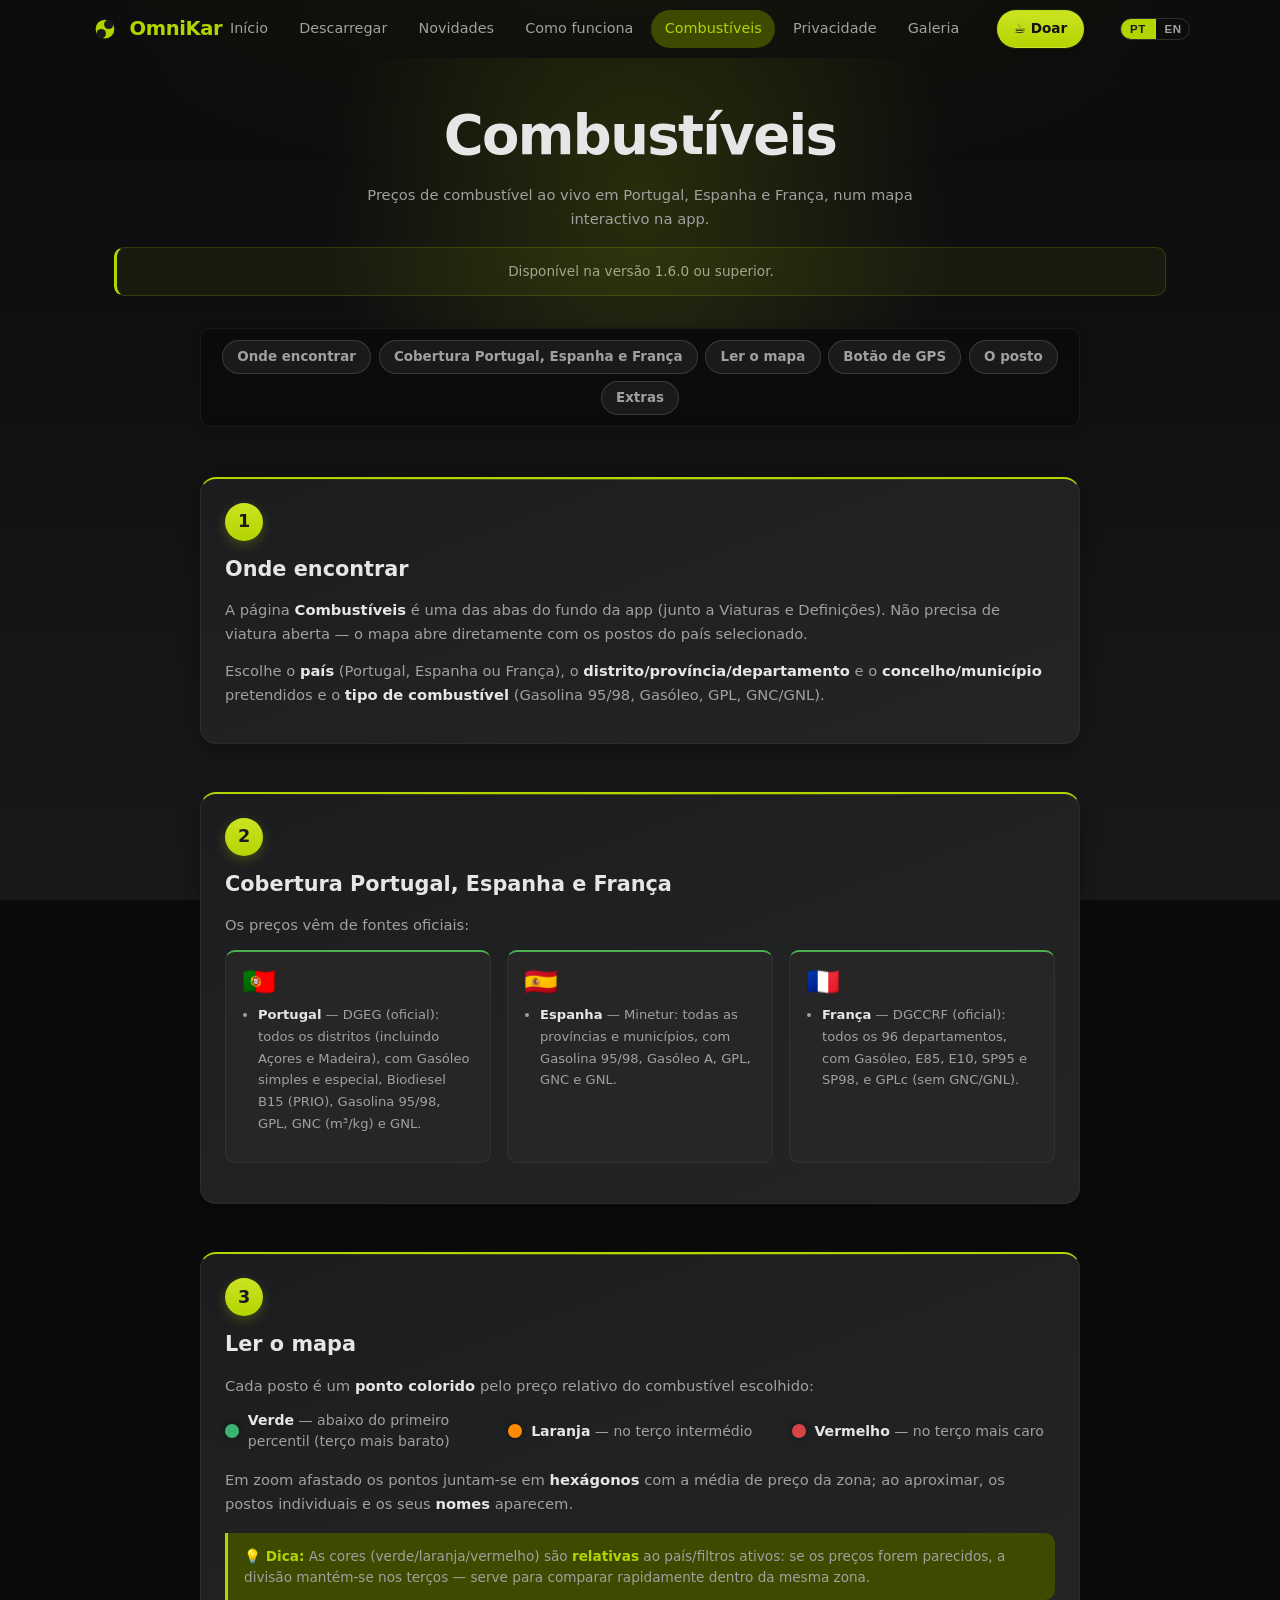
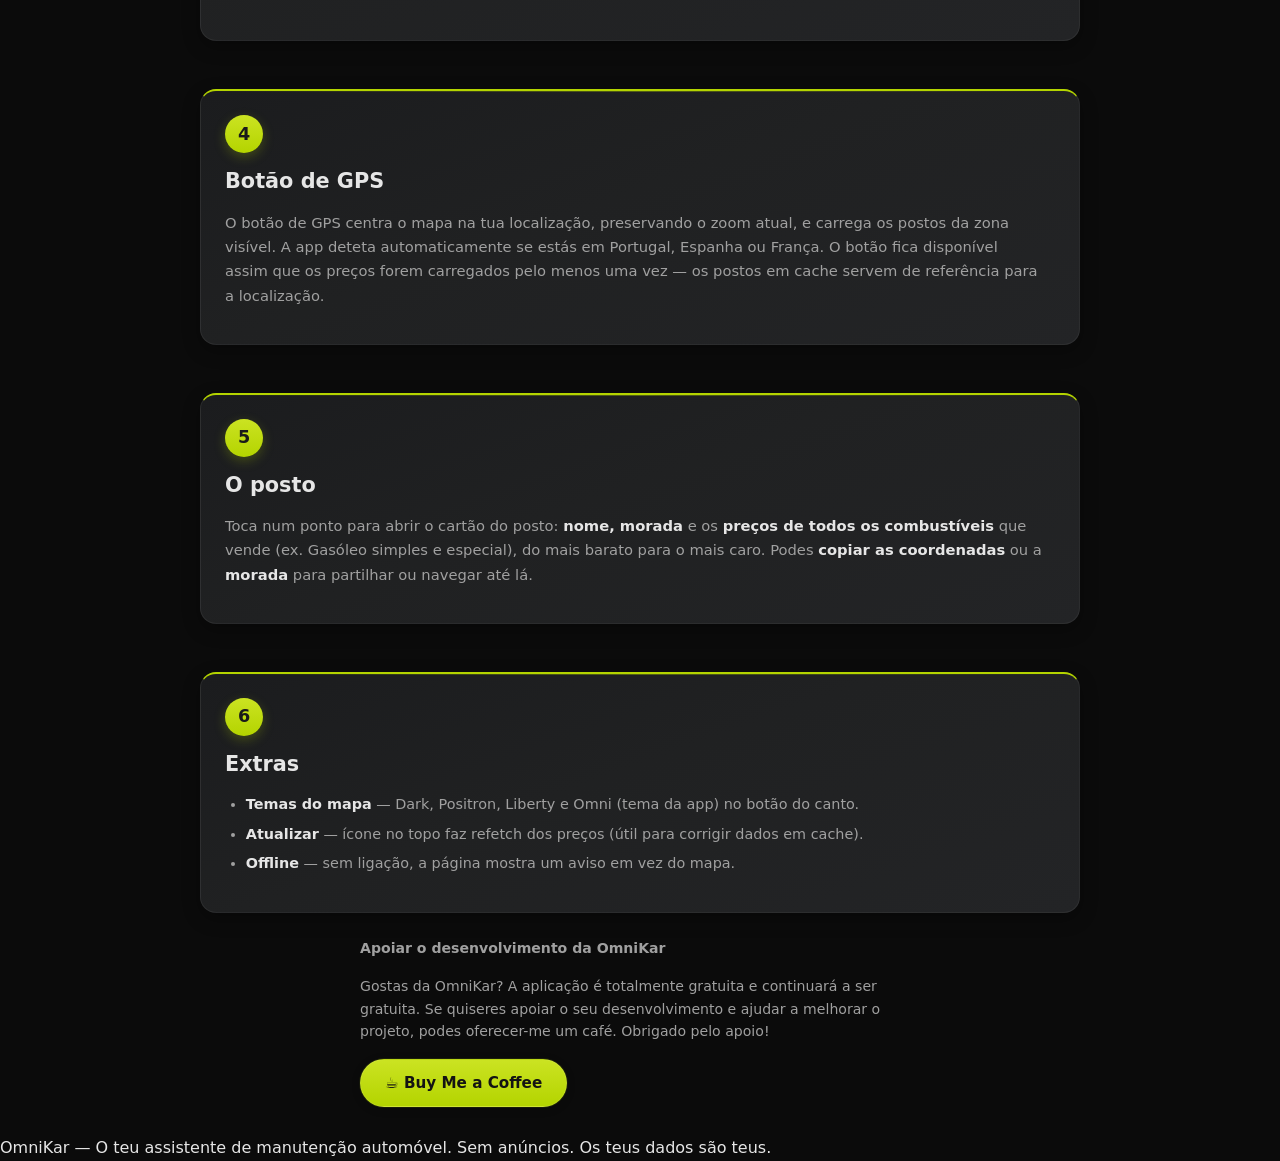
<file: combustiveis.html>
<!DOCTYPE html>
<html lang="pt">
<head>
  <meta charset="UTF-8">
  <meta name="viewport" content="width=device-width, initial-scale=1.0">
  <meta name="description" content="Combustíveis — preços ao vivo em Portugal, Espanha e França na app OmniKar: postos, comparação por cores, hexágonos e botão de GPS.">
  <title data-i18n="fuels.title">Combustíveis — Preços em Portugal, Espanha e França</title>
  <link rel="icon" type="image/svg+xml" href="images/logo.svg">
  <link rel="stylesheet" href="css/style.css">
</head>
<body data-page="fuels">

<div id="app-header"></div>

<main class="guide">

  <section class="hero hero-compact">
    <h1 data-i18n="fuels.hero">Combustíveis</h1>
    <p data-i18n="fuels.heroSub">Preços de combustível ao vivo em Portugal, Espanha e França, num mapa interactivo na app.</p>
    <div class="guide-note">
      <span data-i18n="fuels.req">Disponível na versão 1.6.0 ou superior.</span>
    </div>
  </section>

  <div class="page-toc" aria-label="Nesta página">
    <a href="#s1" data-i18n="fuels.s1.title">Onde encontrar</a>
    <a href="#s2" data-i18n="fuels.s2.title">Cobertura Portugal, Espanha e França</a>
    <a href="#s3" data-i18n="fuels.s3.title">Ler o mapa</a>
    <a href="#s4" data-i18n="fuels.s4.title">Botão de GPS</a>
    <a href="#s5" data-i18n="fuels.s5.title">O posto</a>
    <a href="#s6" data-i18n="fuels.s6.title">Extras</a>
  </div>

  <!-- 1. Onde encontrar -->
  <section id="s1">
    <div class="card card-accent">
      <div class="guide-number">1</div>
      <h2 data-i18n="fuels.s1.title">Onde encontrar</h2>
      <p data-i18n="fuels.s1.p1">A página <strong>Combustíveis</strong> é uma das abas do fundo da app (junto a Viaturas e Definições). Não precisa de viatura aberta — o mapa abre diretamente com os postos do país selecionado.</p>
      <p data-i18n="fuels.s1.p2">Escolhe o <strong>país</strong> (Portugal, Espanha ou França), o <strong>distrito/província/departamento</strong> e o <strong>concelho/município</strong> pretendidos e o <strong>tipo de combustível</strong> (Gasolina 95/98, Gasóleo, GPL, GNC/GNL).</p>
    </div>
  </section>

  <!-- 2. Cobertura PT/ES -->
  <section id="s2">
    <div class="card card-accent">
      <div class="guide-number">2</div>
      <h2 data-i18n="fuels.s2.title">Cobertura Portugal, Espanha e França</h2>
      <p data-i18n="fuels.s2.p1">Os preços vêm de fontes oficiais:</p>
      <div class="guide-compare">
        <div class="guide-col on">
          <h3 class="guide-flag">🇵🇹</h3>
          <ul>
            <li data-i18n="fuels.s2.pt"><strong>Portugal</strong> — DGEG (oficial): todos os distritos (incluindo Açores e Madeira), com Gasóleo simples e especial, Biodiesel B15 (PRIO), Gasolina 95/98, GPL, GNC (m³/kg) e GNL.</li>
          </ul>
        </div>
        <div class="guide-col on">
          <h3 class="guide-flag">🇪🇸</h3>
          <ul>
            <li data-i18n="fuels.s2.es"><strong>Espanha</strong> — Minetur: todas as províncias e municípios, com Gasolina 95/98, Gasóleo A, GPL, GNC e GNL.</li>
          </ul>
        </div>
        <div class="guide-col on">
          <h3 class="guide-flag">🇫🇷</h3>
          <ul>
            <li data-i18n="fuels.s2.fr"><strong>França</strong> — DGCCRF (oficial): todos os 96 departamentos, com Gasóleo, E85, E10, SP95 e SP98, e GPLc (sem GNC/GNL).</li>
          </ul>
        </div>
      </div>
    </div>
  </section>

  <!-- 3. Ler o mapa -->
  <section id="s3">
    <div class="card card-accent">
      <div class="guide-number">3</div>
      <h2 data-i18n="fuels.s3.title">Ler o mapa</h2>
      <p data-i18n="fuels.s3.p1">Cada posto é um <strong>ponto colorido</strong> pelo preço relativo do combustível escolhido:</p>
      <div class="legend-grid">
        <div class="legend-item">
          <span class="legend-dot green"></span>
          <span data-i18n="fuels.s3.green"><strong>Verde</strong> — abaixo do primeiro percentil (terço mais barato)</span>
        </div>
        <div class="legend-item">
          <span class="legend-dot orange"></span>
          <span data-i18n="fuels.s3.orange"><strong>Laranja</strong> — no terço intermédio</span>
        </div>
        <div class="legend-item">
          <span class="legend-dot red"></span>
          <span data-i18n="fuels.s3.red"><strong>Vermelho</strong> — no terço mais caro</span>
        </div>
      </div>
      <p data-i18n="fuels.s3.p2">Em zoom afastado os pontos juntam-se em <strong>hexágonos</strong> com a média de preço da zona; ao aproximar, os postos individuais e os seus <strong>nomes</strong> aparecem.</p>

      <div class="guide-tip">
        <strong data-i18n="fuels.tip">💡 Dica:</strong>
        <span data-i18n="fuels.tipText">As cores (verde/laranja/vermelho) são <strong>relativas</strong> ao país/filtros ativos: se os preços forem parecidos, a divisão mantém-se nos terços — serve para comparar rapidamente dentro da mesma zona.</span>
      </div>
    </div>
  </section>

  <!-- 4. Botão de GPS -->
  <section id="s4">
    <div class="card card-accent">
      <div class="guide-number">4</div>
      <h2 data-i18n="fuels.s4.title">Botão de GPS</h2>
      <p data-i18n="fuels.s4.p1">O botão de GPS centra o mapa na tua localização, preservando o zoom atual, e carrega os postos da zona visível. A app deteta automaticamente se estás em Portugal, Espanha ou França. O botão fica disponível assim que os preços forem carregados pelo menos uma vez — os postos em cache servem de referência para a localização.</p>
    </div>
  </section>

  <!-- 5. O posto -->
  <section id="s5">
    <div class="card card-accent">
      <div class="guide-number">5</div>
      <h2 data-i18n="fuels.s5.title">O posto</h2>
      <p data-i18n="fuels.s5.p1">Toca num ponto para abrir o cartão do posto: <strong>nome, morada</strong> e os <strong>preços</strong> que vende. Podes <strong>copiar as coordenadas</strong> ou a <strong>morada</strong> para partilhar ou navegar até lá.</p>
    </div>
  </section>

  <!-- 6. Extras -->
  <section id="s6">
    <div class="card card-accent">
      <div class="guide-number">6</div>
      <h2 data-i18n="fuels.s6.title">Extras</h2>
      <ul>
        <li data-i18n="fuels.s6.t1"><strong>Temas do mapa</strong> — Dark, Positron, Liberty e Omni (tema da app) no botão do canto.</li>
        <li data-i18n="fuels.s6.t2"><strong>Atualizar</strong> — ícone no topo faz refetch dos preços (útil para corrigir dados em cache).</li>
        <li data-i18n="fuels.s6.t3"><strong>Offline</strong> — sem ligação, a página mostra um aviso em vez do mapa.</li>
      </ul>
    </div>
  </section>

</main>

<div id="app-footer"></div>

<script src="js/i18n.js"></script>
<script src="js/main.js"></script>
</body>
</html>
</file>
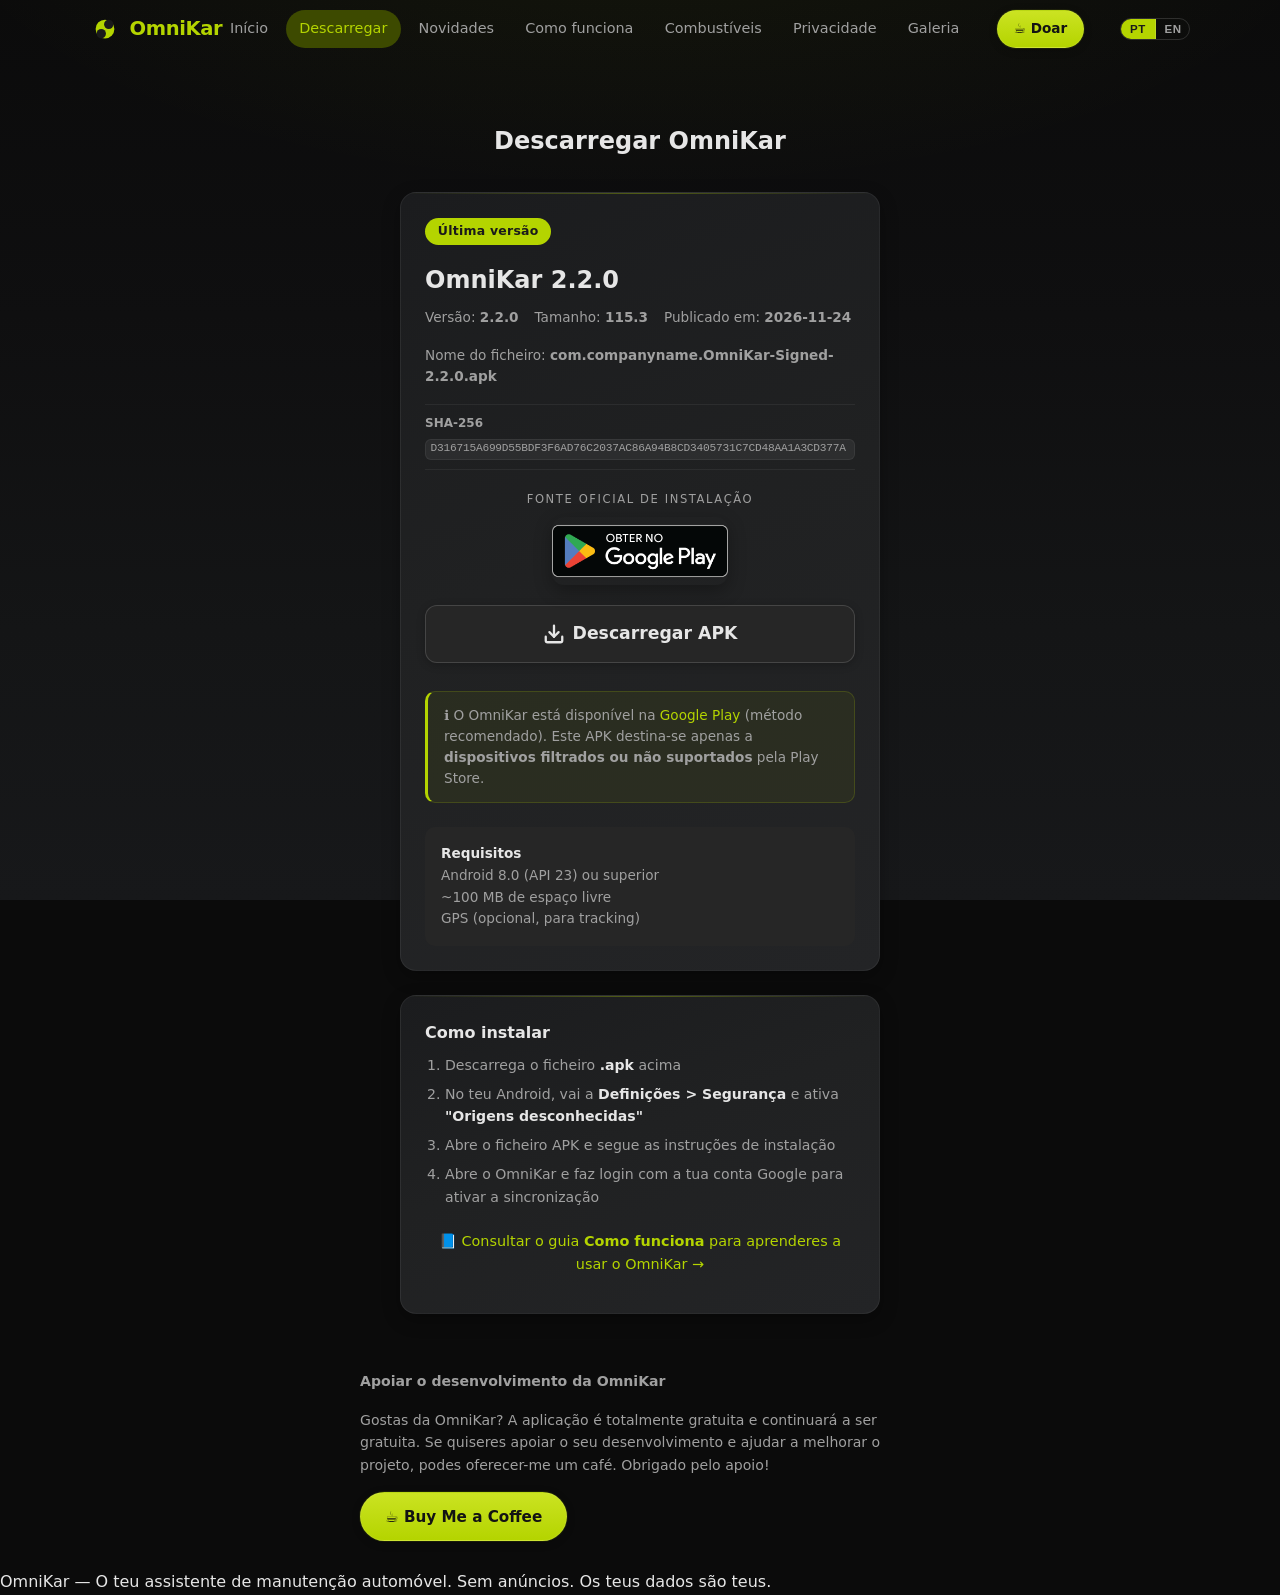
<file: download.html>
<!DOCTYPE html>
<html lang="pt">
<head>
  <meta charset="UTF-8">
  <meta name="viewport" content="width=device-width, initial-scale=1.0">
  <meta name="description" content="Descarrega o OmniKar — APK para Android. Aplicação de gestão e manutenção automóvel com GPS tracking e backup cloud.">
  <title data-i18n="dl.title">Descarregar OmniKar</title>
  <link rel="icon" type="image/svg+xml" href="images/logo.svg">
  <link rel="stylesheet" href="css/style.css">
</head>
<body data-page="download">

<div id="app-header"></div>

<main>

<section class="dl-hero">
  <h1 data-i18n="dl.title">Descarregar OmniKar</h1>

  <div class="card dl-card" style="margin-top:2rem">

    <span class="version-badge" data-i18n="dl.latest">Última versão</span>

    <h1>OmniKar <span id="dl-version">—</span></h1>

    <div class="meta">
      <span><span data-i18n="dl.version">Versão</span>: <strong id="dl-version-meta">—</strong></span>
      <span><span data-i18n="dl.size">Tamanho</span>: <strong id="dl-size">—</strong></span>
      <span><span data-i18n="dl.released">Publicado em</span>: <strong id="dl-date">—</strong></span>
      <span><span data-i18n="dl.filename">Nome do ficheiro</span>: <strong id="dl-filename">—</strong></span>
    </div>

    <div class="sha-line">
      <span data-i18n="dl.sha">SHA-256</span>
      <code id="dl-sha">—</code>
    </div>

    <div class="store-badges">
      <p class="store-badges-caption" data-i18n="play.official">Fonte oficial de instalação</p>
      <a class="store-badge" href="https://play.google.com/store/apps/details?id=com.companyname.OmniKar" target="_blank" rel="noopener" aria-label="Google Play">
        <img src="images/google-play-pt.png" alt="Google Play" data-badge-lang="pt">
        <img src="images/google-play-en.png" alt="Google Play" data-badge-lang="en">
        <img src="images/google-play-es.png" alt="Google Play" data-badge-lang="es">
        <img src="images/google-play-fr.png" alt="Google Play" data-badge-lang="fr">
      </a>
    </div>

    <a id="dl-link" class="dl-btn dl-btn-secondary" href="downloads/OmniKar-latest.apk">
      <svg viewBox="0 0 24 24" fill="none" stroke="currentColor" stroke-width="2.5" stroke-linecap="round" stroke-linejoin="round"><path d="M21 15v4a2 2 0 01-2 2H5a2 2 0 01-2-2v-4"/><polyline points="7 10 12 15 17 10"/><line x1="12" y1="15" x2="12" y2="3"/></svg>
      <span data-i18n="dl.btn">Descarregar APK</span>
    </a>

    <div class="guide-note" data-i18n="dl.playNote">ℹ️ O OmniKar está disponível na <a href="https://play.google.com/store/apps/details?id=com.companyname.OmniKar" target="_blank" rel="noopener">Google Play</a> (método recomendado). Este APK destina-se apenas a <strong>dispositivos filtrados ou não suportados</strong> pela Play Store.</div>

    <div class="requirements">
      <strong data-i18n="dl.requirements">Requisitos</strong><br>
      <span data-i18n="dl.req.android">Android 8.0 (API 23) ou superior</span><br>
      <span data-i18n="dl.req.storage">~100 MB de espaço livre</span><br>
      <span data-i18n="dl.req.gps">GPS (opcional, para tracking)</span>
    </div>
  </div>

  <div class="dl-info card" style="max-width:480px;margin:1.5rem auto">
    <h3 data-i18n="dl.install">Como instalar</h3>
    <ol>
      <li data-i18n="dl.install.1">Descarrega o ficheiro <strong>.apk</strong> acima</li>
      <li data-i18n="dl.install.2">No teu Android, vai a <strong>Definições > Segurança</strong> e ativa <strong>"Origens desconhecidas"</strong></li>
      <li data-i18n="dl.install.3">Abre o ficheiro APK e segue as instruções de instalação</li>
      <li data-i18n="dl.install.4">Abre o OmniKar e faz login com a tua conta Google para ativar a sincronização</li>
    </ol>

    <a href="instrucoes.html" class="guide-link" data-i18n="dl.guideLink">📘 Consultar o guia <strong>Como funciona</strong> para aprenderes a usar o OmniKar →</a>
  </div>
</section>

</main>

<div id="app-footer"></div>

<script src="js/i18n.js"></script>
<script src="js/main.js"></script>
</body>
</html>
</file>
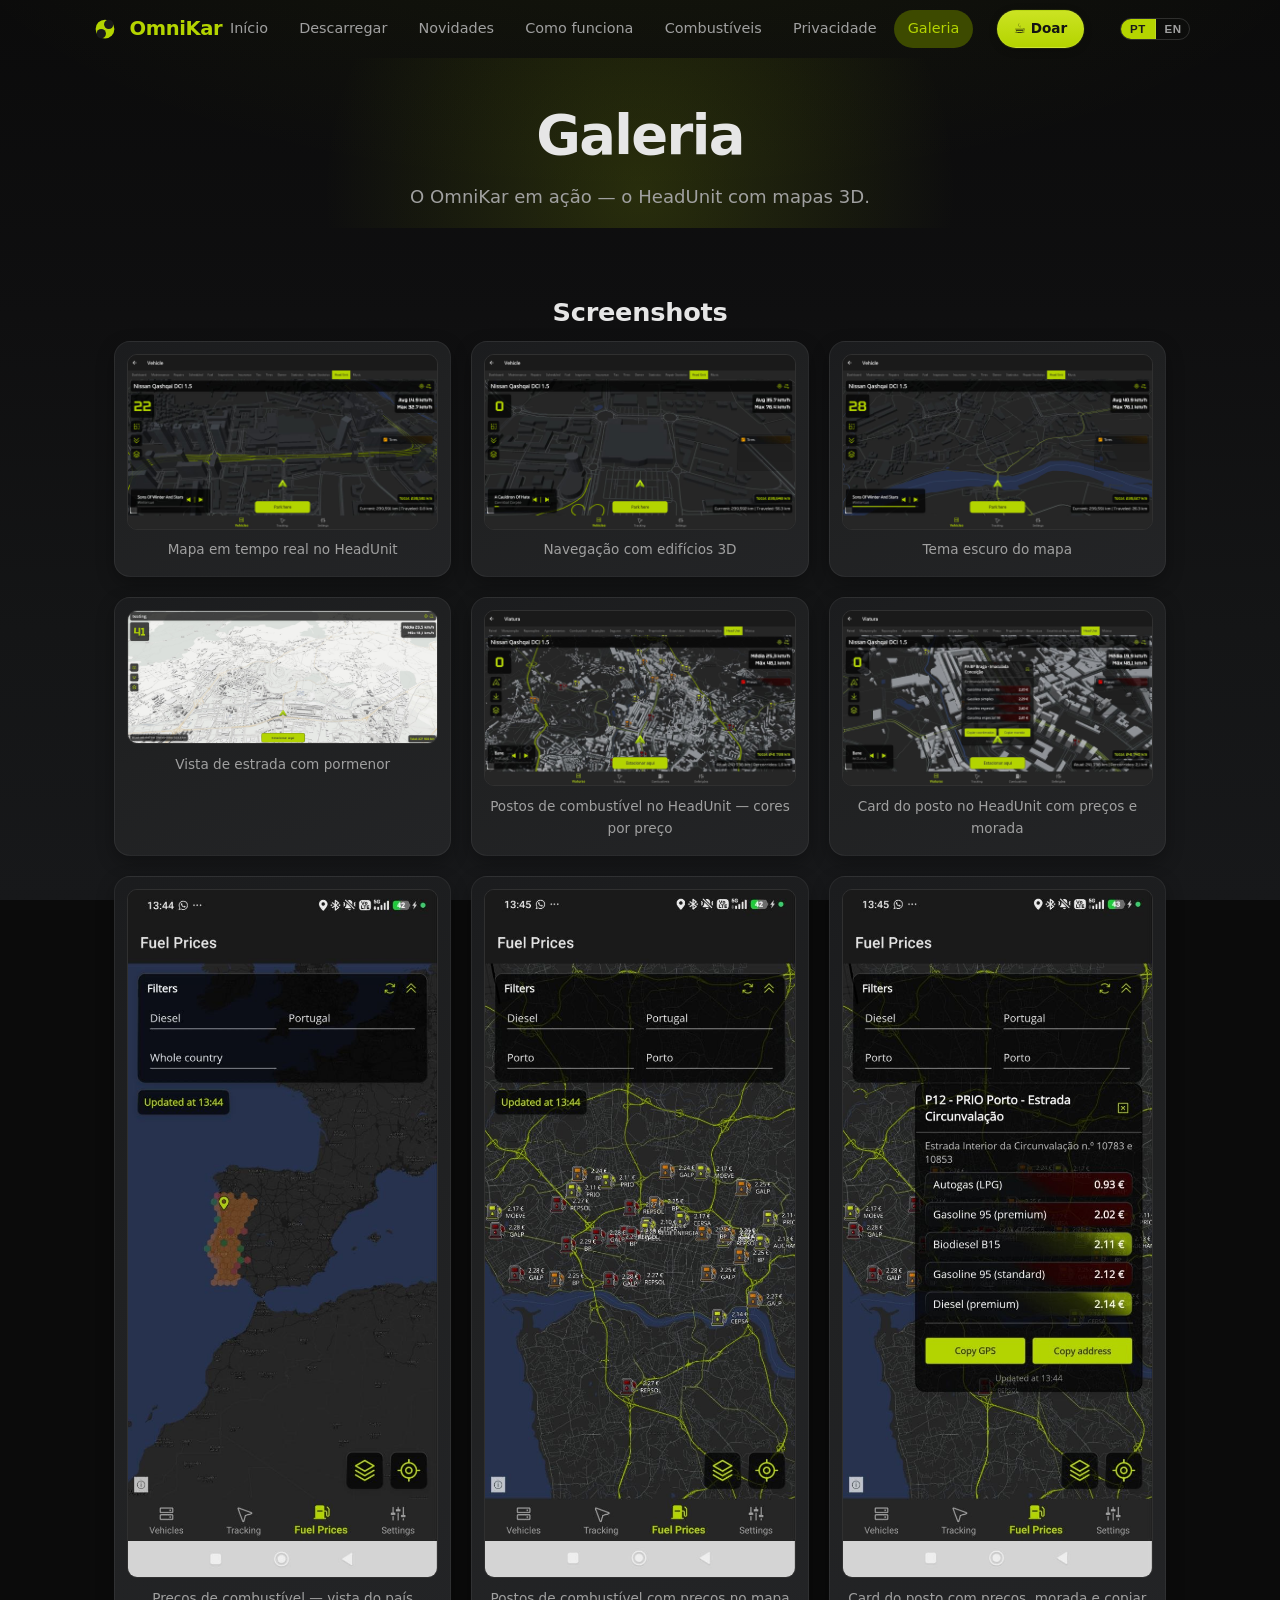
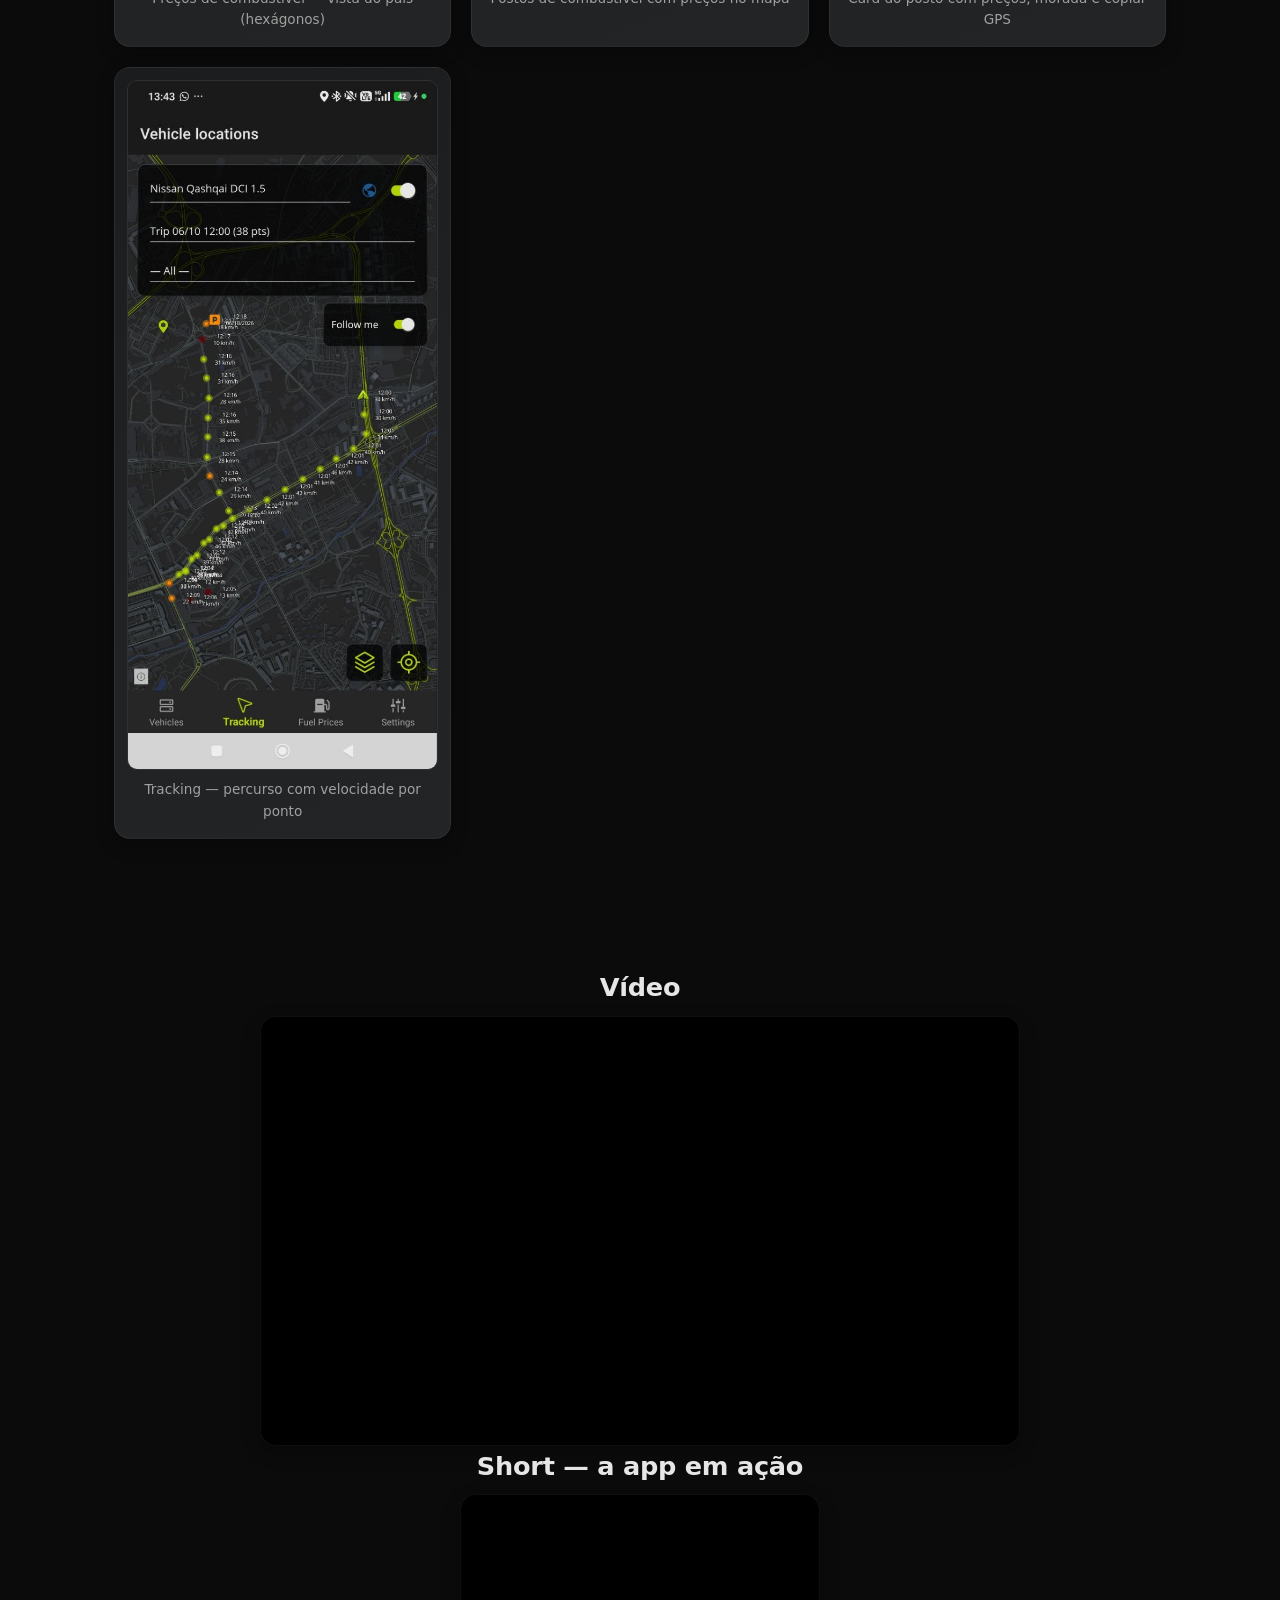
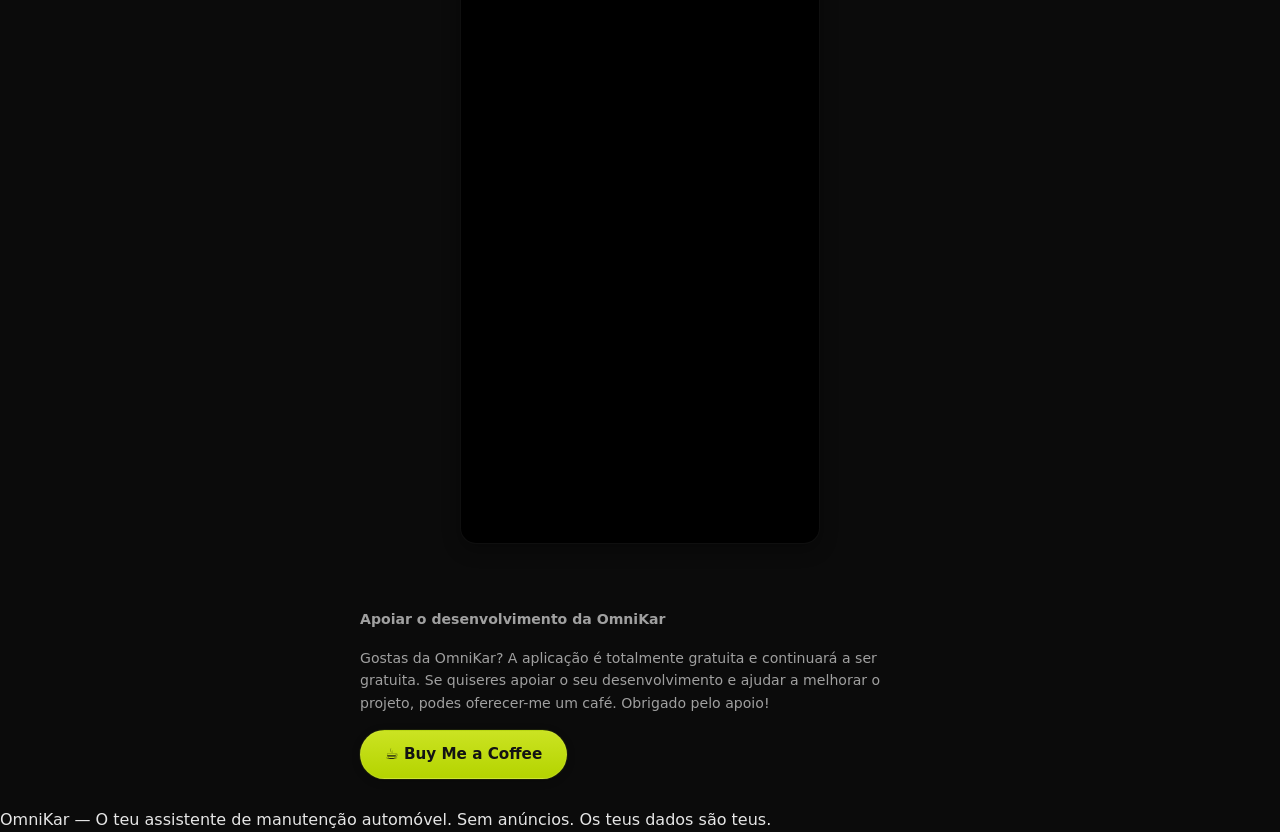
<file: galeria.html>
<!DOCTYPE html>
<html lang="pt">
<head>
  <meta charset="UTF-8">
  <meta name="viewport" content="width=device-width, initial-scale=1.0">
  <meta name="description" content="Galeria do OmniKar — screenshots do HeadUnit e vídeo da app em ação.">
  <title data-i18n="galeria.title">Galeria — OmniKar</title>
  <link rel="icon" type="image/svg+xml" href="images/logo.svg">
  <link rel="stylesheet" href="css/style.css">
</head>
<body data-page="galeria">

<div id="app-header"></div>

<main class="galeria">

  <section class="hero" style="padding:3rem 1.5rem 1rem">
    <h1 data-i18n="galeria.hero">Galeria</h1>
    <p data-i18n="galeria.sub">O OmniKar em ação — o HeadUnit com mapas 3D.</p>
  </section>

  <section>
    <h2 class="section-title" data-i18n="galeria.screens">Screenshots</h2>
    <div class="gallery-grid">
      <figure class="gallery-item">
        <img src="images/head_unit_1.jpeg" alt="OmniKar HeadUnit" loading="lazy">
        <figcaption data-i18n="galeria.cap1">Mapa em tempo real no HeadUnit</figcaption>
      </figure>
      <figure class="gallery-item">
        <img src="images/head_unit_2.jpeg" alt="OmniKar HeadUnit" loading="lazy">
        <figcaption data-i18n="galeria.cap2">Navegação com edifícios 3D</figcaption>
      </figure>
      <figure class="gallery-item">
        <img src="images/head_unit_3.jpeg" alt="OmniKar HeadUnit" loading="lazy">
        <figcaption data-i18n="galeria.cap3">Tema escuro do mapa</figcaption>
      </figure>
      <figure class="gallery-item">
        <img src="images/head_unit_4.jpeg" alt="OmniKar HeadUnit" loading="lazy">
        <figcaption data-i18n="galeria.cap4">Vista de estrada com pormenor</figcaption>
      </figure>
      <figure class="gallery-item">
        <img src="images/hu_fuel_stations.jpg" alt="OmniKar HeadUnit postos de combustível" loading="lazy">
        <figcaption data-i18n="galeria.cap5">Postos de combustível no HeadUnit — cores por preço</figcaption>
      </figure>
      <figure class="gallery-item">
        <img src="images/hu_fuel_info.jpg" alt="OmniKar HeadUnit card do posto" loading="lazy">
        <figcaption data-i18n="galeria.cap6">Card do posto no HeadUnit com preços e morada</figcaption>
      </figure>
      <figure class="gallery-item">
        <img src="images/fuel_1.jpg" alt="OmniKar preços de combustível" loading="lazy">
        <figcaption data-i18n="galeria.cap7">Preços de combustível — vista do país (hexágonos)</figcaption>
      </figure>
      <figure class="gallery-item">
        <img src="images/fuel_2.jpg" alt="OmniKar postos de combustível no mapa" loading="lazy">
        <figcaption data-i18n="galeria.cap8">Postos de combustível com preços no mapa</figcaption>
      </figure>
      <figure class="gallery-item">
        <img src="images/fuel_3.jpg" alt="OmniKar card do posto" loading="lazy">
        <figcaption data-i18n="galeria.cap9">Card do posto com preços, morada e copiar GPS</figcaption>
      </figure>
      <figure class="gallery-item">
        <img src="images/tracking.jpg" alt="OmniKar Tracking" loading="lazy">
        <figcaption data-i18n="galeria.cap10">Tracking — percurso com velocidade por ponto</figcaption>
      </figure>
    </div>
  </section>

  <section>
    <h2 class="section-title" data-i18n="galeria.video">Vídeo</h2>
    <div class="media-video">
      <iframe width="100%" height="420" src="https://www.youtube-nocookie.com/embed/L8ZM-HZQcL8?feature=oembed"
              title="OmniKar - HeadUnit | Advanced 3D Maps &amp; Navigation Experience"
              frameborder="0" allow="accelerometer; autoplay; clipboard-write; encrypted-media; gyroscope; picture-in-picture; web-share"
              referrerpolicy="strict-origin-when-cross-origin" allowfullscreen></iframe>
    </div>
    <h3 class="section-title" data-i18n="galeria.short">Short</h3>
    <div class="media-video" style="max-width:360px">
      <iframe width="100%" height="640" src="https://www.youtube-nocookie.com/embed/13Ys_v03wZU"
              title="OmniKar – Short"
              frameborder="0" allow="accelerometer; autoplay; clipboard-write; encrypted-media; gyroscope; picture-in-picture; web-share"
              referrerpolicy="strict-origin-when-cross-origin" allowfullscreen></iframe>
    </div>
  </section>

</main>

<div id="app-footer"></div>

<script src="js/i18n.js"></script>
<script src="js/main.js"></script>
</body>
</html>
</file>
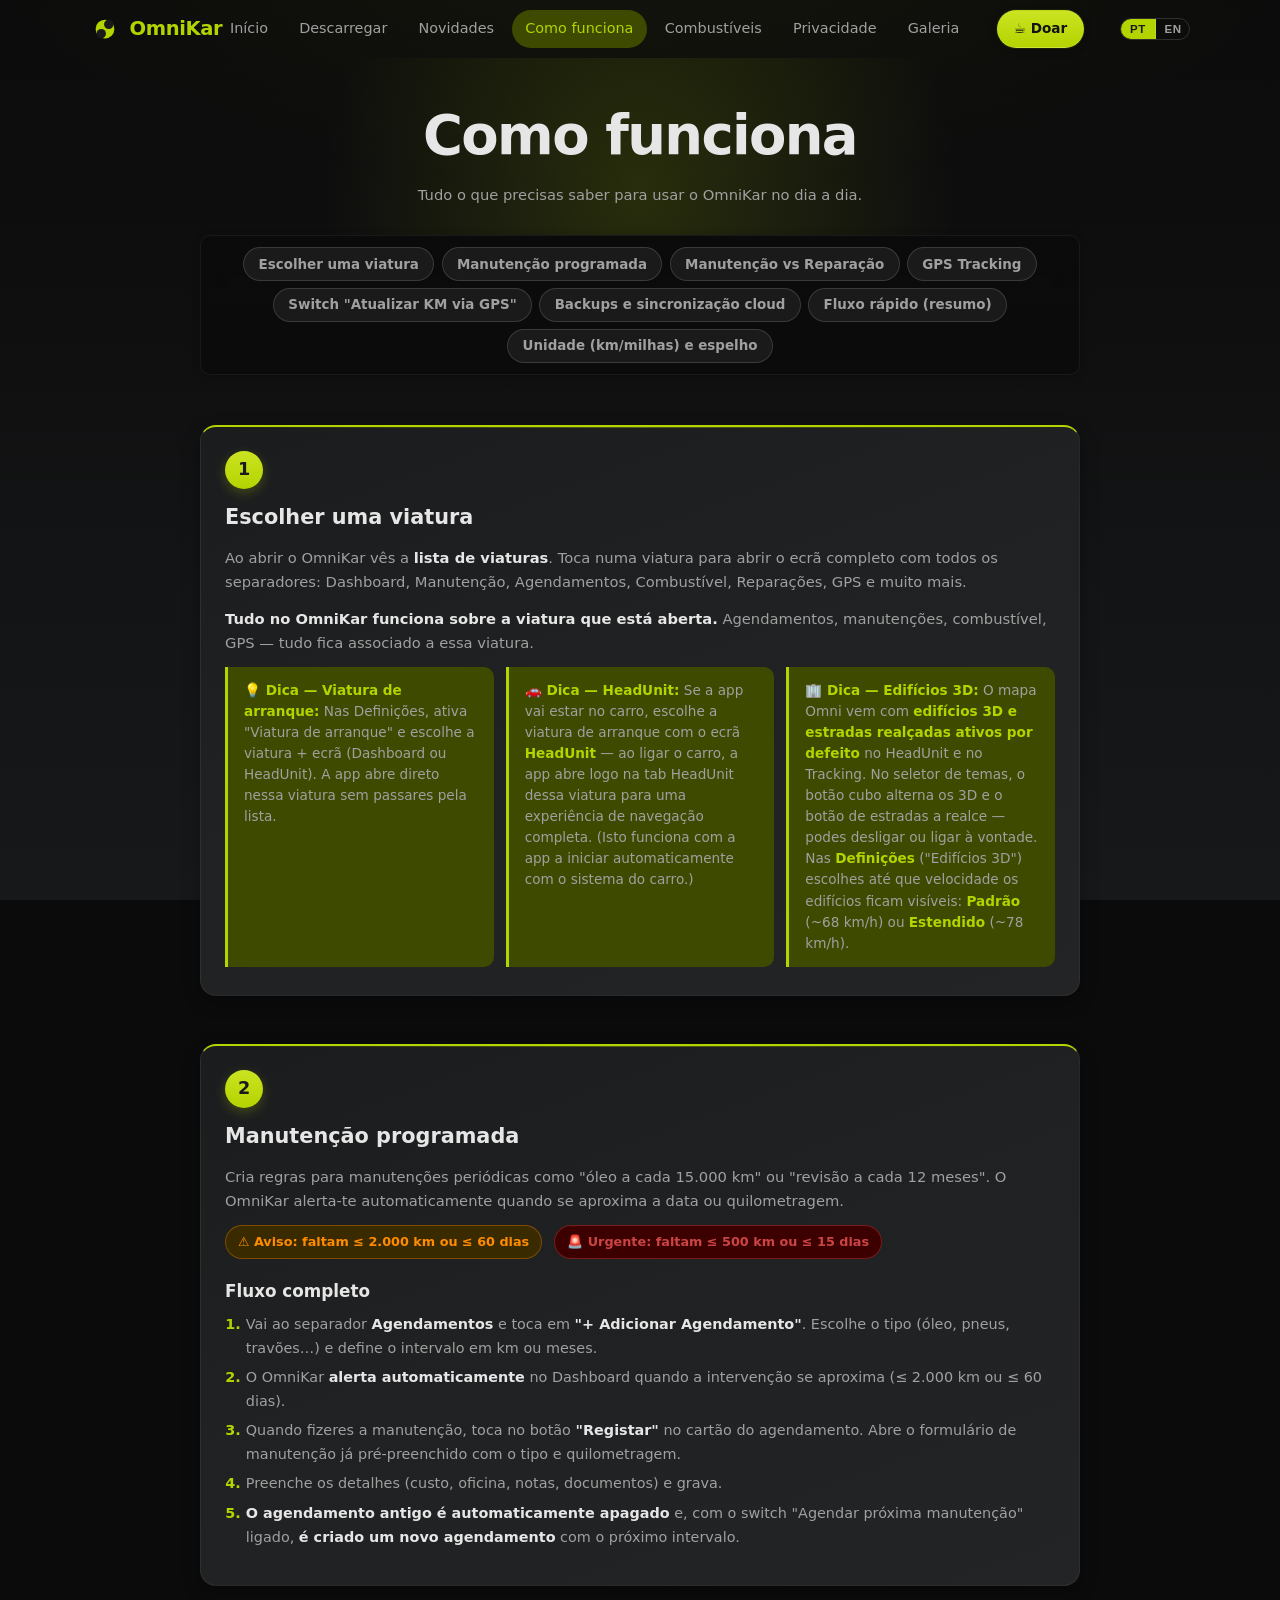
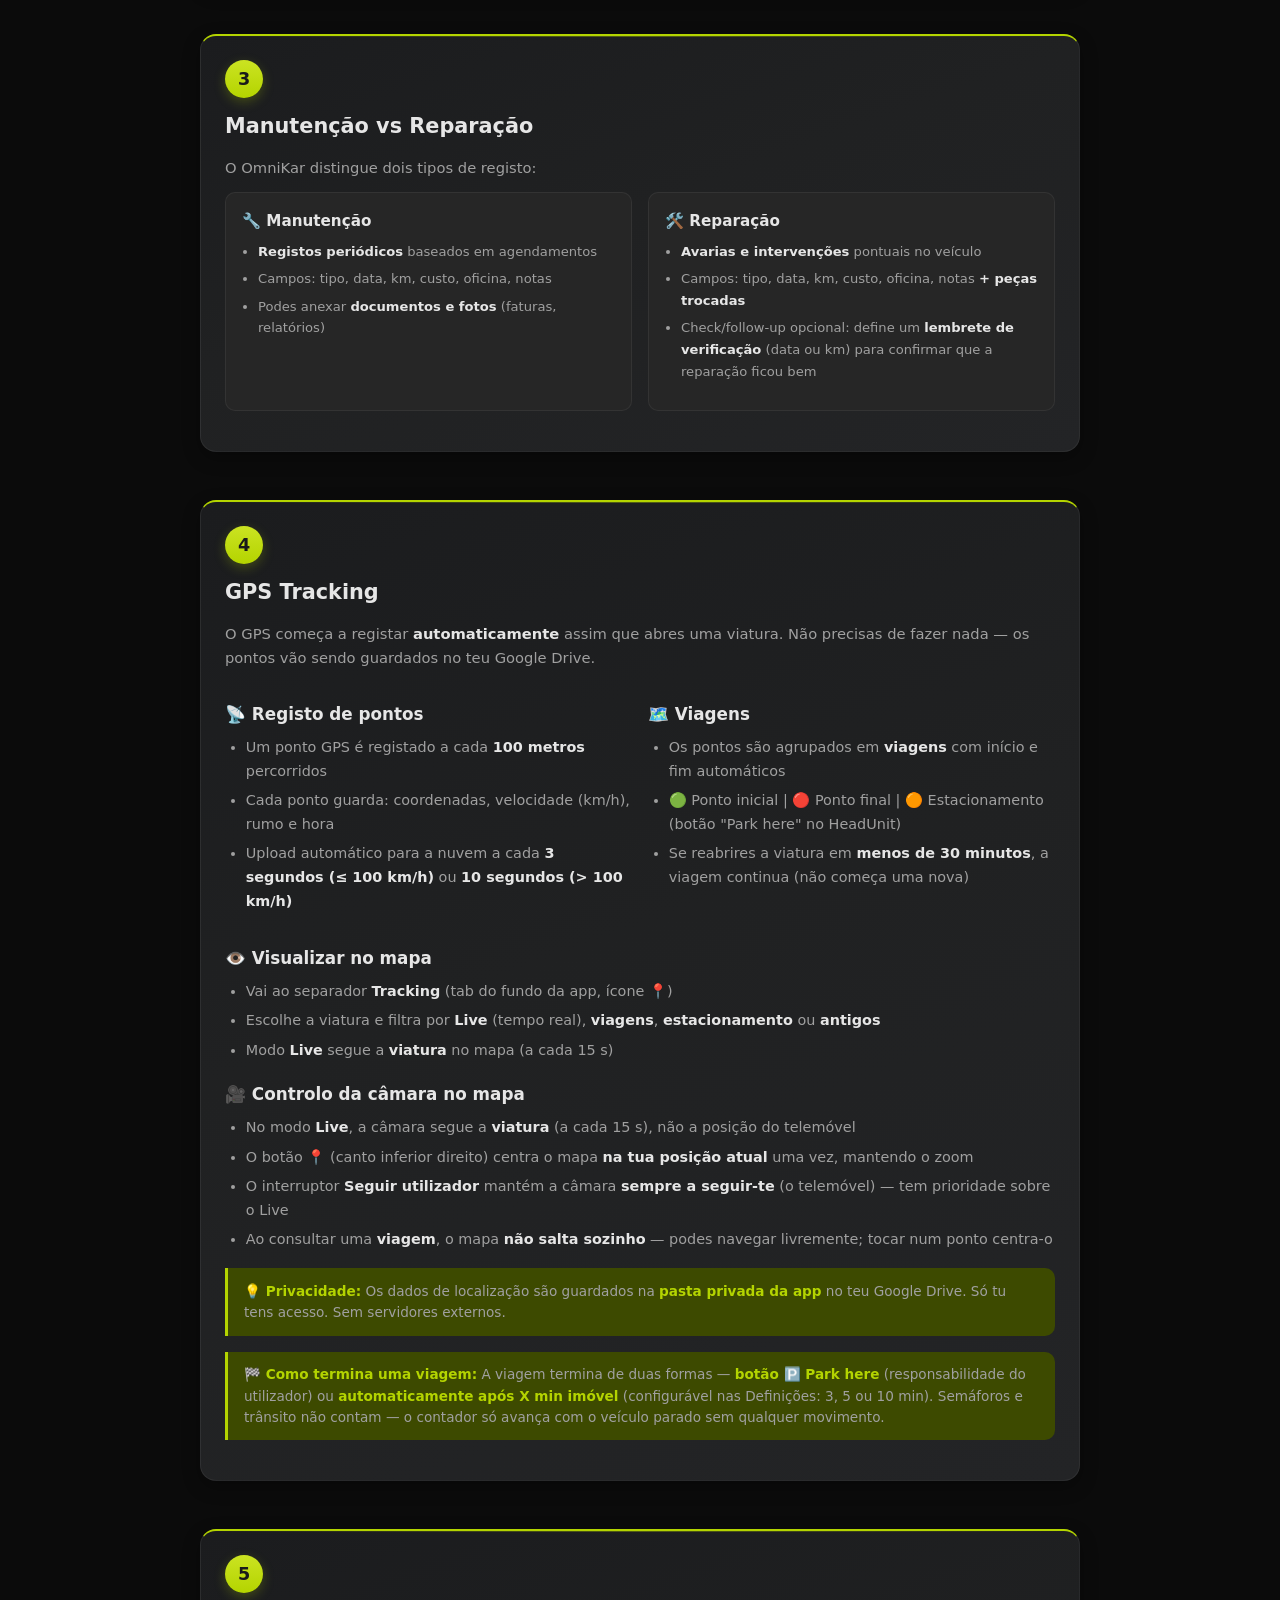
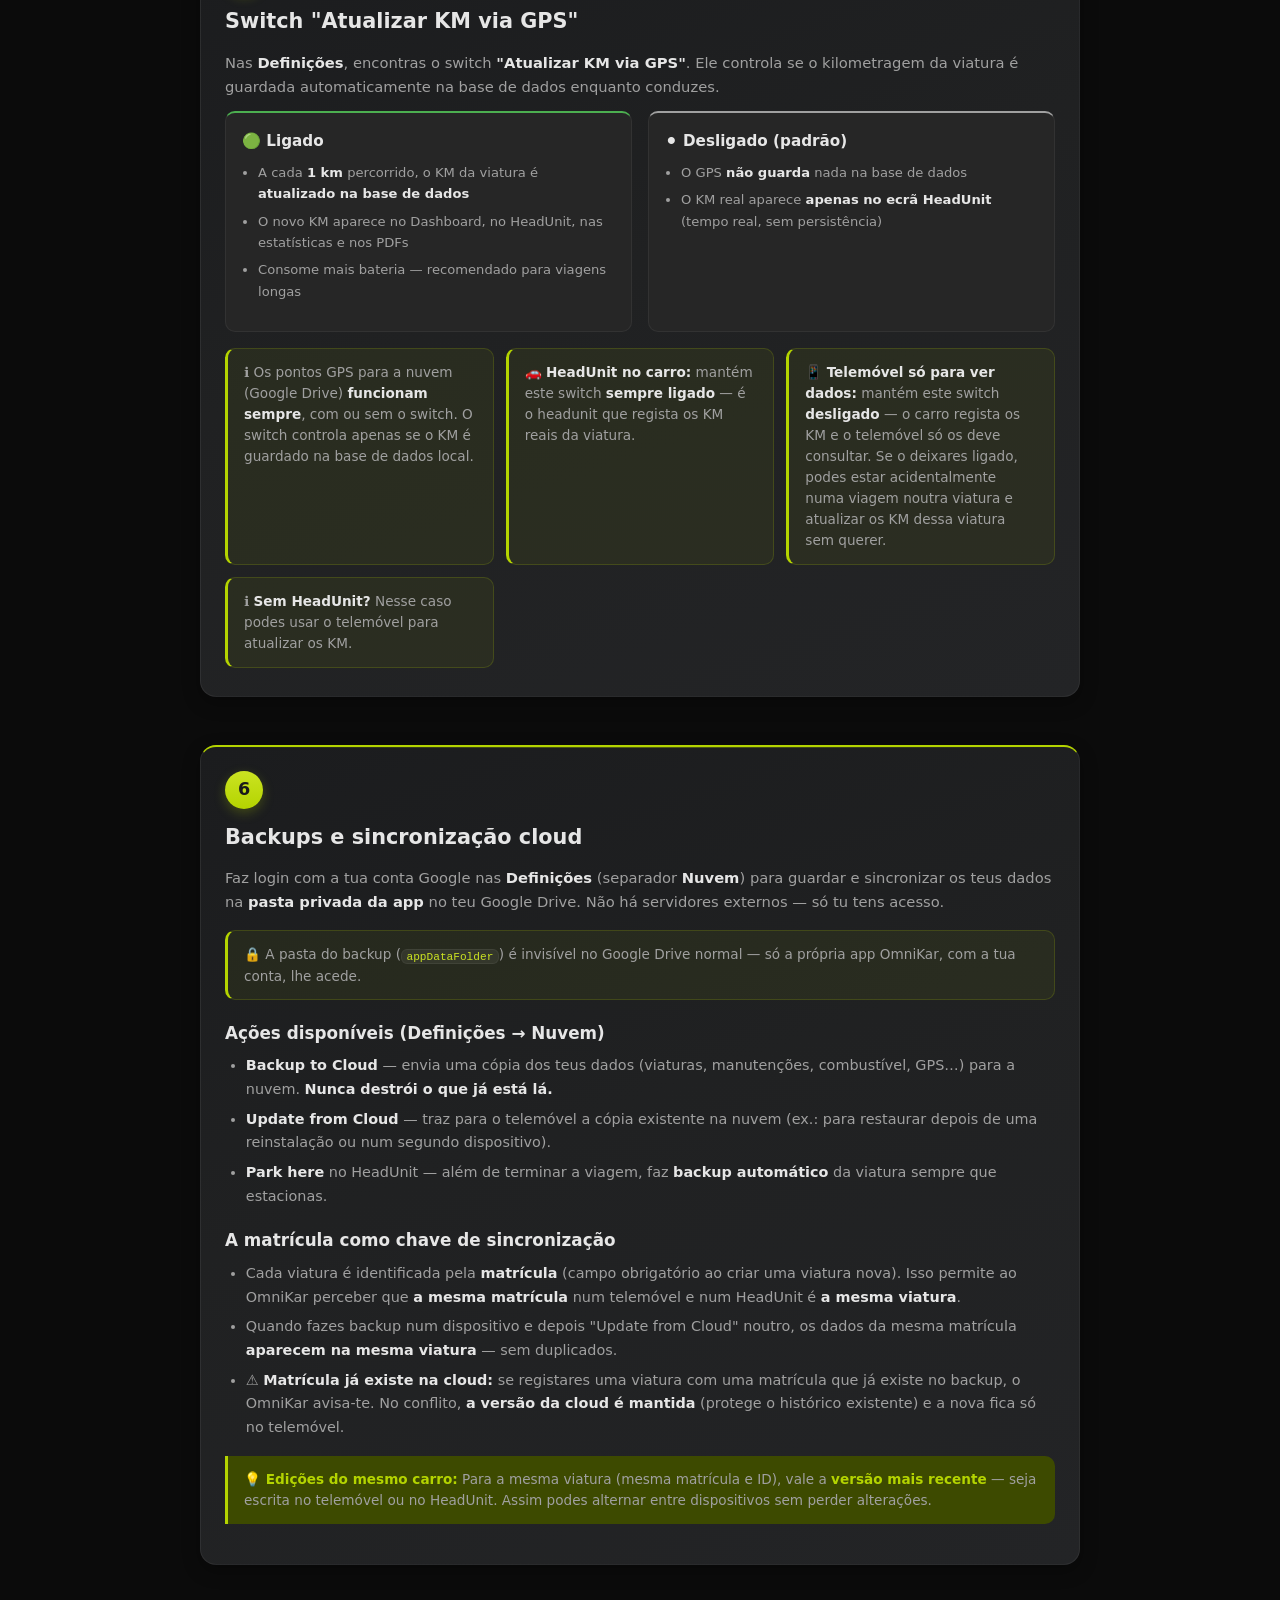
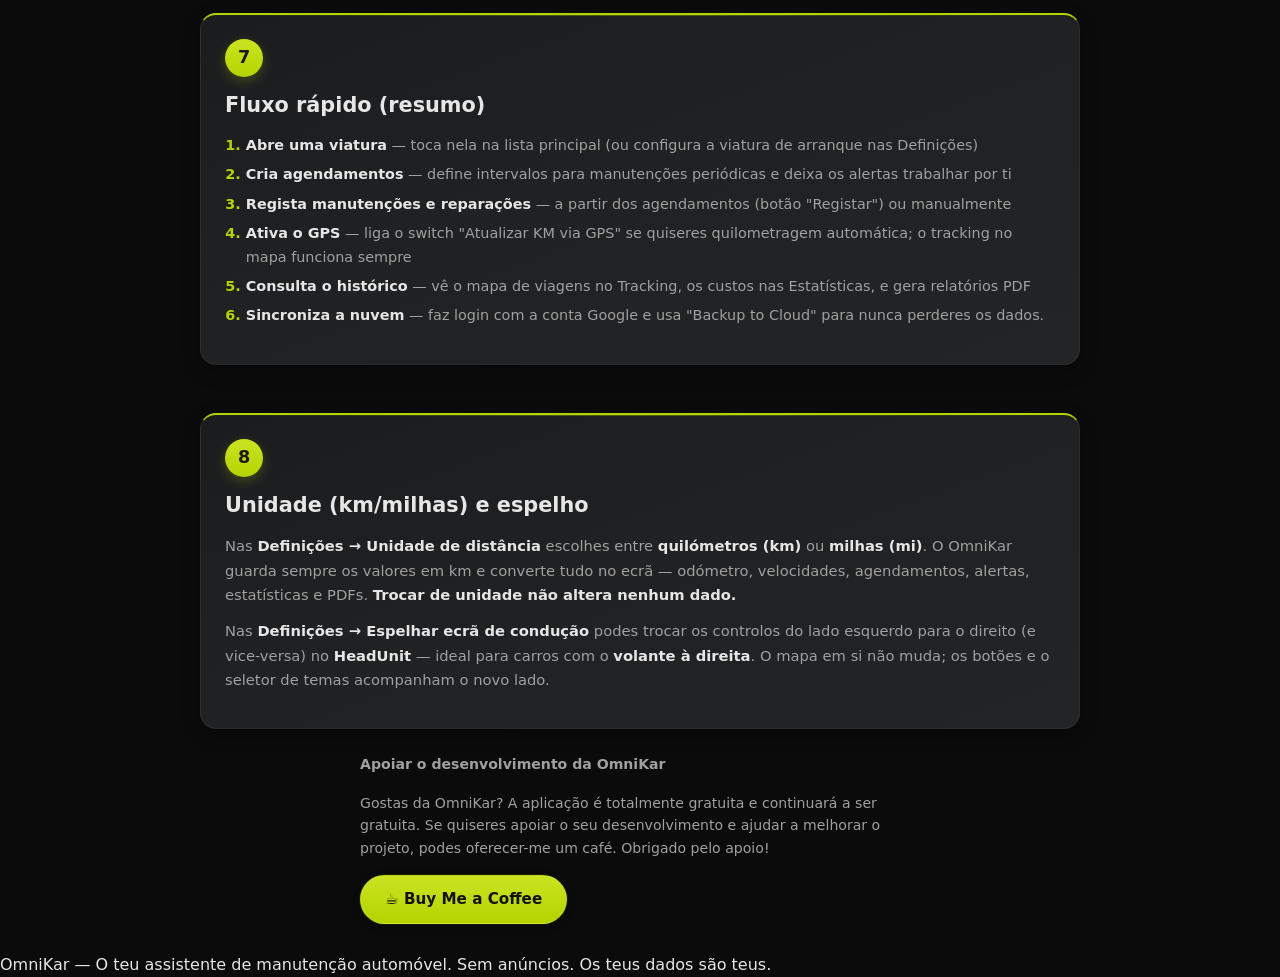
<file: instrucoes.html>
<!DOCTYPE html>
<html lang="pt">
<head>
  <meta charset="UTF-8">
  <meta name="viewport" content="width=device-width, initial-scale=1.0">
  <meta name="description" content="Como funciona o OmniKar — guia de utilização: agendamentos, manutenção, GPS tracking, reparações.">
  <title data-i18n="guide.title">Como funciona — OmniKar</title>
  <link rel="icon" type="image/svg+xml" href="images/logo.svg">
  <link rel="stylesheet" href="css/style.css">
</head>
<body data-page="guide">

<div id="app-header"></div>

<main class="guide">

  <section class="hero hero-compact">
    <h1 data-i18n="guide.hero">Como funciona</h1>
    <p data-i18n="guide.heroSub">Tudo o que precisas saber para usar o OmniKar no dia a dia.</p>
  </section>

  <div class="page-toc" aria-label="Nesta página">
    <a href="#s1" data-i18n="guide.s1.title">Escolher uma viatura</a>
    <a href="#s2" data-i18n="guide.s2.title">Manutenção programada</a>
    <a href="#s3" data-i18n="guide.s3.title">Manutenção vs Reparação</a>
    <a href="#s4" data-i18n="guide.s4.title">GPS Tracking</a>
    <a href="#s5" data-i18n="guide.s5.title">Switch "Atualizar KM via GPS"</a>
    <a href="#s6" data-i18n="guide.s6.title">Backups e sincronização cloud</a>
    <a href="#s7" data-i18n="guide.s7.title">Fluxo rápido (resumo)</a>
    <a href="#s8" data-i18n="guide.s8.title">Unidade (km/milhas) e espelho</a>
  </div>

  <!-- 1. Escolher uma viatura -->
  <section id="s1">
    <div class="card card-accent">
      <div class="guide-number">1</div>
      <h2 data-i18n="guide.s1.title">Escolher uma viatura</h2>
      <p data-i18n="guide.s1.p1">Ao abrir o OmniKar vês a <strong>lista de viaturas</strong>. Toca numa viatura para abrir o ecrã completo com todos os separadores: Dashboard, Manutenção, Agendamentos, Combustível, Reparações, GPS e muito mais.</p>
      <p data-i18n="guide.s1.p2"><strong>Tudo no OmniKar funciona sobre a viatura que está aberta.</strong> Agendamentos, manutenções, combustível, GPS — tudo fica associado a essa viatura.</p>
      <div class="notes-grid">
      <div class="guide-tip">
        <strong data-i18n="guide.s1.tip">💡 Dica — Viatura de arranque:</strong>
        <span data-i18n="guide.s1.tipText">Nas Definições, ativa "Viatura de arranque" e escolhe a viatura + ecrã (Dashboard ou HeadUnit). A app abre direto nessa viatura sem passares pela lista.</span>
      </div>
      <div class="guide-tip">
        <strong data-i18n="guide.s1.tipHeadunit">🚗 Dica — HeadUnit:</strong>
        <span data-i18n="guide.s1.tipHeadunitText">Se a app vai estar no carro, escolhe a viatura de arranque com o ecrã <strong>HeadUnit</strong> — ao ligar o carro, a app abre logo na tab HeadUnit dessa viatura para uma experiência de navegação completa. (Isto funciona com a app a iniciar automaticamente com o sistema do carro.)</span>
      </div>
      <div class="guide-tip">
        <strong data-i18n="guide.s1.tip3d">🏢 Dica — Edifícios 3D:</strong>
        <span data-i18n="guide.s1.tip3dText">O mapa Omni vem com <strong>edifícios 3D e estradas realçadas ativos por defeito</strong> no HeadUnit e no Tracking. No seletor de temas, o botão cubo alterna os 3D e o botão de estradas a realce — podes desligar ou ligar à vontade. Nas <strong>Definições</strong> ("Edifícios 3D") escolhes até que velocidade os edifícios ficam visíveis: <strong>Padrão</strong> (~68 km/h) ou <strong>Estendido</strong> (~78 km/h).</span>
      </div>
      </div>
    </div>
  </section>

  <!-- 2. Manutenção programada (Agendamentos) -->
  <section id="s2">
    <div class="card card-accent">
      <div class="guide-number">2</div>
      <h2 data-i18n="guide.s2.title">Manutenção programada</h2>
      <p data-i18n="guide.s2.p1">Cria regras para manutenções periódicas como "óleo a cada 15.000 km" ou "revisão a cada 12 meses". O OmniKar alerta-te automaticamente quando se aproxima a data ou quilometragem.</p>

      <div class="guide-alerts">
        <span class="guide-alert warn" data-i18n="guide.s2.warn">⚠️ Aviso: faltam ≤ 2.000 km ou ≤ 60 dias</span>
        <span class="guide-alert urgent" data-i18n="guide.s2.urgent">🚨 Urgente: faltam ≤ 500 km ou ≤ 15 dias</span>
      </div>

      <h3 data-i18n="guide.s2.flow">Fluxo completo</h3>
      <ol class="guide-steps">
        <li data-i18n="guide.s2.step1">Vai ao separador <strong>Agendamentos</strong> e toca em <strong>"+ Adicionar Agendamento"</strong>. Escolhe o tipo (óleo, pneus, travões…) e define o intervalo em km ou meses.</li>
        <li data-i18n="guide.s2.step2">O OmniKar <strong>alerta automaticamente</strong> no Dashboard quando a intervenção se aproxima (≤ 2.000 km ou ≤ 60 dias).</li>
        <li data-i18n="guide.s2.step3">Quando fizeres a manutenção, toca no botão <strong>"Registar"</strong> no cartão do agendamento. Abre o formulário de manutenção já pré-preenchido com o tipo e quilometragem.</li>
        <li data-i18n="guide.s2.step4">Preenche os detalhes (custo, oficina, notas, documentos) e grava.</li>
        <li data-i18n="guide.s2.step5"><strong>O agendamento antigo é automaticamente apagado</strong> e, com o switch "Agendar próxima manutenção" ligado, <strong>é criado um novo agendamento</strong> com o próximo intervalo. Assim nunca perdes a referência da próxima intervenção.</li>
      </ol>
    </div>
  </section>

  <!-- 3. Manutenção vs Reparação -->
  <section id="s3">
    <div class="card card-accent">
      <div class="guide-number">3</div>
      <h2 data-i18n="guide.s3.title">Manutenção vs Reparação</h2>
      <p data-i18n="guide.s3.p1">O OmniKar distingue dois tipos de registo:</p>

      <div class="guide-compare">
        <div class="guide-col">
          <h3 data-i18n="guide.s3.maint">🔧 Manutenção</h3>
          <ul>
            <li data-i18n="guide.s3.m1"><strong>Registos periódicos</strong> baseados em agendamentos</li>
            <li data-i18n="guide.s3.m2">Campos: tipo, data, km, custo, oficina, notas</li>
            <li data-i18n="guide.s3.m3">Podes anexar <strong>documentos e fotos</strong> (faturas, relatórios)</li>
          </ul>
        </div>
        <div class="guide-col">
          <h3 data-i18n="guide.s3.repair">🛠️ Reparação</h3>
          <ul>
            <li data-i18n="guide.s3.r1"><strong>Avarias e intervenções</strong> pontuais no veículo</li>
            <li data-i18n="guide.s3.r2">Campos: tipo, data, km, custo, oficina, notas <strong>+ peças trocadas</strong></li>
            <li data-i18n="guide.s3.r3">Check/follow-up opcional: define um <strong>lembrete de verificação</strong> (data ou km) para confirmar que a reparação ficou bem</li>
          </ul>
        </div>
      </div>
    </div>
  </section>

  <!-- 4. GPS Tracking -->
  <section id="s4">
    <div class="card card-accent">
      <div class="guide-number">4</div>
      <h2 data-i18n="guide.s4.title">GPS Tracking</h2>
      <p data-i18n="guide.s4.p1">O GPS começa a registar <strong>automaticamente</strong> assim que abres uma viatura. Não precisas de fazer nada — os pontos vão sendo guardados no teu Google Drive.</p>

      <div class="guide-gps-grid">
        <div>
          <h3 data-i18n="guide.s4.recording">📡 Registo de pontos</h3>
          <ul>
            <li data-i18n="guide.s4.r1">Um ponto GPS é registado a cada <strong>100 metros</strong> percorridos</li>
            <li data-i18n="guide.s4.r2">Cada ponto guarda: coordenadas, velocidade (km/h), rumo e hora</li>
            <li data-i18n="guide.s4.r3">Upload automático para a nuvem a cada <strong>3 segundos (≤ 100 km/h)</strong> ou <strong>10 segundos (> 100 km/h)</strong></li>
          </ul>
        </div>
        <div>
          <h3 data-i18n="guide.s4.trips">🗺️ Viagens</h3>
          <ul>
            <li data-i18n="guide.s4.t1">Os pontos são agrupados em <strong>viagens</strong> com início e fim automáticos</li>
            <li data-i18n="guide.s4.t2">🟢 Ponto inicial | 🔴 Ponto final | 🟠 Estacionamento (botão "Park here" no HeadUnit)</li>
            <li data-i18n="guide.s4.t3">Se reabrires a viatura em <strong>menos de 30 minutos</strong>, a viagem continua (não começa uma nova)</li>
          </ul>
        </div>
      </div>

      <h3 data-i18n="guide.s4.viewing">👁️ Visualizar no mapa</h3>
      <ul>
        <li data-i18n="guide.s4.v1">Vai ao separador <strong>Tracking</strong> (tab do fundo da app, ícone 📍)</li>
        <li data-i18n="guide.s4.v2">Escolhe a viatura e filtra por <strong>Live</strong> (tempo real), <strong>viagens</strong>, <strong>estacionamento</strong> ou <strong>antigos</strong></li>
        <li data-i18n="guide.s4.v3">Modo <strong>Live</strong> segue a <strong>viatura</strong> no mapa (a cada 15 s)</li>
      </ul>

      <h3 data-i18n="guide.s4.camera">🎥 Controlo da câmara no mapa</h3>
      <ul>
        <li data-i18n="guide.s4.c1">No modo <strong>Live</strong>, a câmara segue a <strong>viatura</strong> (a cada 15 s), não a posição do telemóvel</li>
        <li data-i18n="guide.s4.c2">O botão <strong>📍</strong> (canto inferior direito) centra o mapa <strong>na tua posição atual</strong> uma vez, mantendo o zoom</li>
        <li data-i18n="guide.s4.c3">O interruptor <strong>Seguir utilizador</strong> mantém a câmara <strong>sempre a seguir-te</strong> (o telemóvel) — tem prioridade sobre o Live</li>
        <li data-i18n="guide.s4.c4">Ao consultar uma <strong>viagem</strong>, o mapa <strong>não salta sozinho</strong> — podes navegar livremente; tocar num ponto centra-o</li>
      </ul>

      <div class="guide-tip">
        <strong data-i18n="guide.s4.tip">💡 Privacidade:</strong>
        <span data-i18n="guide.s4.tipText">Os dados de localização são guardados na <strong>pasta privada da app</strong> no teu Google Drive. Só tu tens acesso. Sem servidores externos.</span>
      </div>

      <div class="guide-tip">
        <strong data-i18n="guide.s4.endTitle">🏁 Como termina uma viagem:</strong>
        <span data-i18n="guide.s4.endText">A viagem termina de duas formas — <strong>botão 🅿️ Park here</strong> (responsabilidade do utilizador) ou <strong>automaticamente após X min imóvel</strong> (configurável nas Definições: 3, 5 ou 10 min). Semáforos e trânsito não contam — o contador só avança com o veículo parado sem qualquer movimento.</span>
      </div>
    </div>
  </section>

  <!-- 5. Switch GPS -->
  <section id="s5">
    <div class="card card-accent">
      <div class="guide-number">5</div>
      <h2 data-i18n="guide.s5.title">Switch "Atualizar KM via GPS"</h2>
      <p data-i18n="guide.s5.p1">Nas <strong>Definições</strong>, encontras o switch <strong>"Atualizar KM via GPS"</strong>. Ele controla se o kilometragem da viatura é guardada automaticamente na base de dados enquanto conduzes.</p>

      <div class="guide-compare">
        <div class="guide-col on">
          <h3 data-i18n="guide.s5.on">🟢 Ligado</h3>
          <ul>
            <li data-i18n="guide.s5.on1">A cada <strong>1 km</strong> percorrido, o KM da viatura é <strong>atualizado na base de dados</strong></li>
            <li data-i18n="guide.s5.on2">O novo KM aparece no Dashboard, no HeadUnit, nas estatísticas e nos PDFs</li>
            <li data-i18n="guide.s5.on3">Consome mais bateria — recomendado para viagens longas</li>
          </ul>
        </div>
        <div class="guide-col off">
          <h3 data-i18n="guide.s5.off">⚫ Desligado (padrão)</h3>
          <ul>
            <li data-i18n="guide.s5.off1">O GPS <strong>não guarda</strong> nada na base de dados</li>
            <li data-i18n="guide.s5.off2">O KM real aparece <strong>apenas no ecrã HeadUnit</strong> (tempo real, sem persistência)</li>
          </ul>
        </div>
      </div>

      <div class="notes-grid">
      <div class="guide-note">
        <span data-i18n="guide.s5.note">ℹ️ Os pontos GPS para a nuvem (Google Drive) <strong>funcionam sempre</strong>, com ou sem o switch. O switch controla apenas se o KM é guardado na base de dados local.</span>
      </div>

      <div class="guide-note">
        <span data-i18n="guide.s5.headunit">🚗 <strong>HeadUnit no carro:</strong> mantém este switch <strong>sempre ligado</strong> — é o headunit que regista os KM reais da viatura.</span>
      </div>
      <div class="guide-note">
        <span data-i18n="guide.s5.phone">📱 <strong>Telemóvel só para ver dados:</strong> mantém este switch <strong>desligado</strong> — o carro regista os KM e o telemóvel só os deve consultar. Se o deixares ligado, podes estar acidentalmente numa viagem noutra viatura e atualizar os KM dessa viatura sem querer.</span>
      </div>
      <div class="guide-note">
        <span data-i18n="guide.s5.nophone">ℹ️ <strong>Sem HeadUnit?</strong> Nesse caso podes usar o telemóvel para atualizar os KM.</span>
      </div>
      </div>
    </div>
  </section>

  <!-- 6. Backups e sincronização cloud -->
  <section id="s6">
    <div class="card card-accent">
      <div class="guide-number">6</div>
      <h2 data-i18n="guide.s6.title">Backups e sincronização cloud</h2>
      <p data-i18n="guide.s6.p1">Faz login com a tua conta Google nas <strong>Definições</strong> (separador <strong>Nuvem</strong>) para guardar e sincronizar os teus dados na <strong>pasta privada da app</strong> no teu Google Drive. Não há servidores externos — só tu tens acesso.</p>

      <div class="guide-note">
        <span data-i18n="guide.s6.private">🔒 A pasta do backup (<code>appDataFolder</code>) é invisível no Google Drive normal — só a própria app OmniKar, com a tua conta, lhe acede.</span>
      </div>

      <h3 data-i18n="guide.s6.actions">Ações disponíveis (Definições → Nuvem)</h3>
      <ul>
        <li data-i18n="guide.s6.a1"><strong>Backup to Cloud</strong> — envia uma cópia dos teus dados (viaturas, manutenções, combustível, GPS…) para a nuvem. <strong>Nunca destrói o que já está lá.</strong></li>
        <li data-i18n="guide.s6.a2"><strong>Update from Cloud</strong> — traz para o telemóvel a cópia existente na nuvem (ex.: para restaurar depois de uma reinstalação ou num segundo dispositivo).</li>
        <li data-i18n="guide.s6.a3"><strong>Park here</strong> no HeadUnit — além de terminar a viagem, faz <strong>backup automático</strong> da viatura sempre que estacionas.</li>
      </ul>

      <h3 data-i18n="guide.s6.plate">A matrícula como chave de sincronização</h3>
      <ul>
        <li data-i18n="guide.s6.p2">Cada viatura é identificada pela <strong>matrícula</strong> (campo obrigatório ao criar uma viatura nova). Isso permite ao OmniKar perceber que <strong>a mesma matrícula</strong> num telemóvel e num HeadUnit é <strong>a mesma viatura</strong>.</li>
        <li data-i18n="guide.s6.p3">Quando fazes backup num dispositivo e depois "Update from Cloud" noutro, os dados da mesma matrícula <strong>aparecem na mesma viatura</strong> — sem duplicados.</li>
        <li data-i18n="guide.s6.warn">⚠️ <strong>Matrícula já existe na cloud:</strong> se registares uma viatura com uma matrícula que já existe no backup, o OmniKar avisa-te. No conflito, <strong>a versão da cloud é mantida</strong> (protege o histórico existente) e a nova fica só no telemóvel.</li>
      </ul>

      <div class="guide-tip">
        <strong data-i18n="guide.s6.tip">💡 Edições do mesmo carro:</strong>
        <span data-i18n="guide.s6.tipText">Para a mesma viatura (mesma matrícula e ID), vale a <strong>versão mais recente</strong> — seja escrita no telemóvel ou no HeadUnit. Assim podes alternar entre dispositivos sem perder alterações.</span>
      </div>
    </div>
  </section>

  <!-- 7. Fluxo rápido -->
  <section id="s7">
    <div class="card card-accent">
      <div class="guide-number">7</div>
      <h2 data-i18n="guide.s7.title">Fluxo rápido (resumo)</h2>
      <ol class="guide-steps">
        <li data-i18n="guide.s7.step1"><strong>Abre uma viatura</strong> — toca nela na lista principal (ou configura a viatura de arranque nas Definições)</li>
        <li data-i18n="guide.s7.step2"><strong>Cria agendamentos</strong> — define intervalos para manutenções periódicas e deixa os alertas trabalhar por ti</li>
        <li data-i18n="guide.s7.step3"><strong>Regista manutenções e reparações</strong> — a partir dos agendamentos (botão "Registar") ou manualmente</li>
        <li data-i18n="guide.s7.step4"><strong>Ativa o GPS</strong> — liga o switch "Atualizar KM via GPS" se quiseres quilometragem automática; o tracking no mapa funciona sempre</li>
        <li data-i18n="guide.s7.step5"><strong>Consulta o histórico</strong> — vê o mapa de viagens no Tracking, os custos nas Estatísticas, e gera relatórios PDF</li>
        <li data-i18n="guide.s7.step6"><strong>Sincroniza a nuvem</strong> — faz login com a conta Google e usa "Backup to Cloud" para nunca perderes os dados.</li>
      </ol>
    </div>
  </section>

  <!-- 8. Unidade km/milhas e espelho -->
  <section id="s8">
    <div class="card card-accent">
      <div class="guide-number">8</div>
      <h2 data-i18n="guide.s8.title">Unidade (km/milhas) e espelho</h2>
      <p data-i18n="guide.s8.p1">Nas <strong>Definições → Unidade de distância</strong> escolhes entre <strong>quilómetros (km)</strong> ou <strong>milhas (mi)</strong>. O OmniKar guarda sempre os valores em km e converte tudo no ecrã — odómetro, velocidades, agendamentos, alertas, estatísticas e PDFs. <strong>Trocar de unidade não altera nenhum dado.</strong></p>
      <p data-i18n="guide.s8.p2">Nas <strong>Definições → Espelhar ecrã de condução</strong> podes trocar os controlos do lado esquerdo para o direito (e vice-versa) no <strong>HeadUnit</strong> — ideal para carros com o <strong>volante à direita</strong>. O mapa em si não muda; os botões e o seletor de temas acompanham o novo lado.</p>
    </div>
  </section>

</main>

<div id="app-footer"></div>

<script src="js/i18n.js"></script>
<script src="js/main.js"></script>
</body>
</html>
</file>
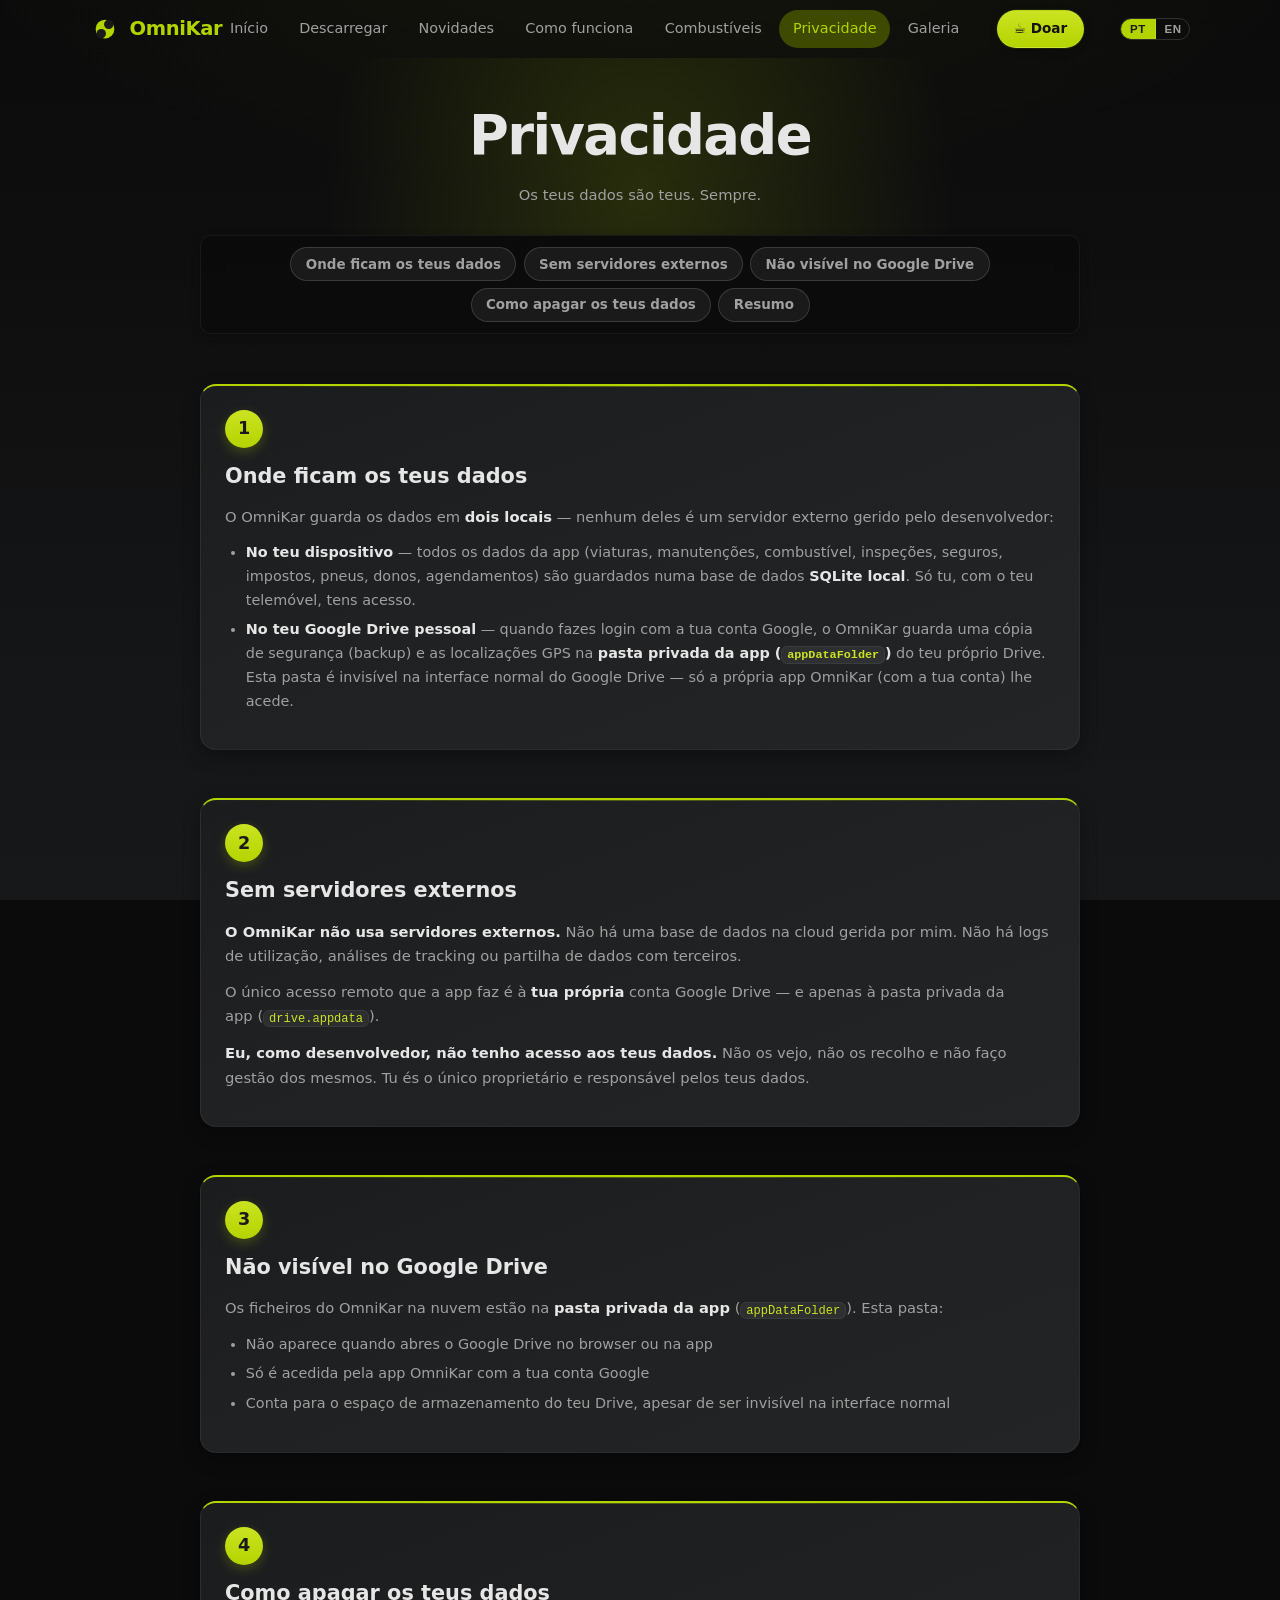
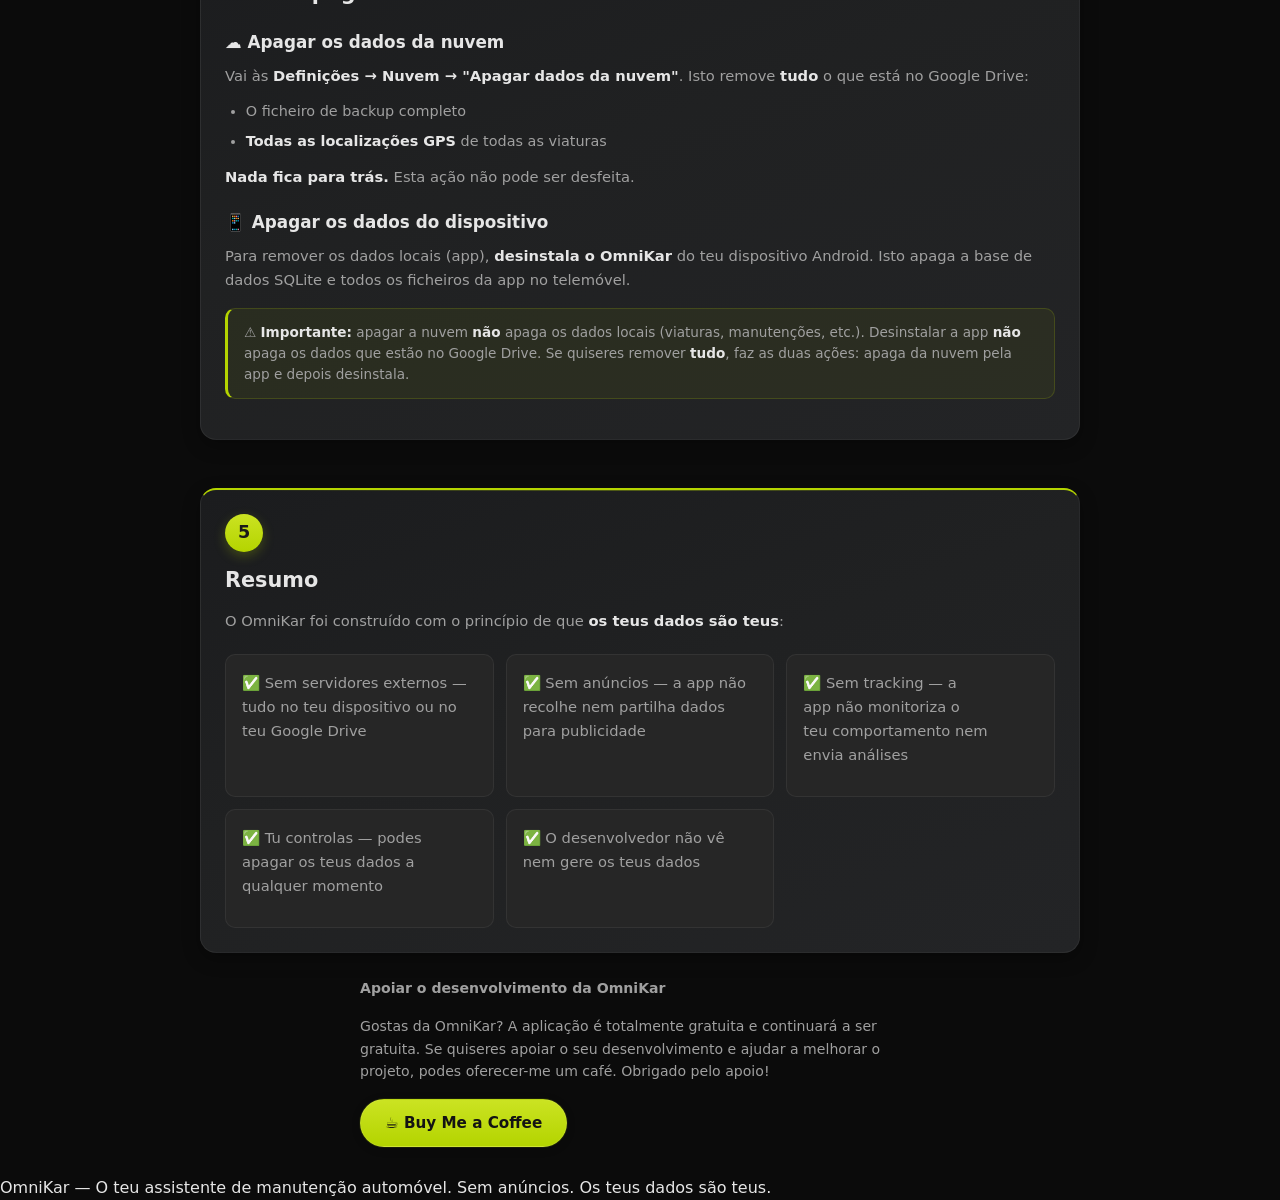
<file: privacidade.html>
<!DOCTYPE html>
<html lang="pt">
<head>
  <meta charset="UTF-8">
  <meta name="viewport" content="width=device-width, initial-scale=1.0">
  <meta name="description" content="Privacidade OmniKar — os teus dados são teus. Sem servidores externos, tudo no teu dispositivo ou no teu Google Drive pessoal.">
  <title data-i18n="privacy.title">Privacidade — OmniKar</title>
  <link rel="icon" type="image/svg+xml" href="images/logo.svg">
  <link rel="stylesheet" href="css/style.css">
</head>
<body data-page="privacy">

<div id="app-header"></div>

<main class="guide">

  <section class="hero hero-compact">
    <h1 data-i18n="privacy.hero">Privacidade</h1>
    <p data-i18n="privacy.heroSub">Os teus dados são teus. Sempre.</p>
  </section>

  <div class="page-toc" aria-label="Nesta página">
    <a href="#s1" data-i18n="privacy.s1.title">Onde ficam os teus dados</a>
    <a href="#s2" data-i18n="privacy.s2.title">Sem servidores externos</a>
    <a href="#s3" data-i18n="privacy.s3.title">Não visível no Google Drive</a>
    <a href="#s4" data-i18n="privacy.s4.title">Como apagar os teus dados</a>
    <a href="#s5" data-i18n="privacy.s5.title">Resumo</a>
  </div>

  <!-- 1. Onde ficam -->
  <section id="s1">
    <div class="card card-accent">
      <div class="guide-number">1</div>
      <h2 data-i18n="privacy.s1.title">Onde ficam os teus dados</h2>
      <p data-i18n="privacy.s1.p1">O OmniKar guarda os dados em <strong>dois locais</strong> — nenhum deles é um servidor externo gerido pelo desenvolvedor:</p>
      <ul>
        <li data-i18n="privacy.s1.li1"><strong>No teu dispositivo</strong> — todos os dados da app (viaturas, manutenções, combustível, inspeções, seguros, impostos, pneus, donos, agendamentos) são guardados numa base de dados <strong>SQLite local</strong>. Só tu, com o teu telemóvel, tens acesso.</li>
        <li data-i18n="privacy.s1.li2"><strong>No teu Google Drive pessoal</strong> — quando fazes login com a tua conta Google, o OmniKar guarda uma cópia de segurança (backup) e as localizações GPS na <strong>pasta privada da app (<code>appDataFolder</code>)</strong> do teu próprio Drive. Esta pasta é invisível na interface normal do Google Drive — só a própria app OmniKar (com a tua conta) lhe acede.</li>
      </ul>
    </div>
  </section>

  <!-- 2. Sem servidores -->
  <section id="s2">
    <div class="card card-accent">
      <div class="guide-number">2</div>
      <h2 data-i18n="privacy.s2.title">Sem servidores externos</h2>
      <p data-i18n="privacy.s2.p1"><strong>O OmniKar não usa servidores externos.</strong> Não há uma base de dados na cloud gerida por mim. Não há logs de utilização, análises de tracking ou partilha de dados com terceiros.</p>
      <p data-i18n="privacy.s2.p2">O único acesso remoto que a app faz é à <strong>tua própria</strong> conta Google Drive — e apenas à pasta privada da app (<code>drive.appdata</code>).</p>
      <p data-i18n="privacy.s2.p3"><strong>Eu, como desenvolvedor, não tenho acesso aos teus dados.</strong> Não os vejo, não os recolho e não faço gestão dos mesmos. Tu és o único proprietário e responsável pelos teus dados.</p>
    </div>
  </section>

  <!-- 3. Invisível no Drive -->
  <section id="s3">
    <div class="card card-accent">
      <div class="guide-number">3</div>
      <h2 data-i18n="privacy.s3.title">Não visível no Google Drive</h2>
      <p data-i18n="privacy.s3.p1">Os ficheiros do OmniKar na nuvem estão na <strong>pasta privada da app</strong> (<code>appDataFolder</code>). Esta pasta:</p>
      <ul>
        <li data-i18n="privacy.s3.li1">Não aparece quando abres o Google Drive no browser ou na app</li>
        <li data-i18n="privacy.s3.li2">Só é acedida pela app OmniKar com a tua conta Google</li>
        <li data-i18n="privacy.s3.li3">Conta para o espaço de armazenamento do teu Drive, apesar de ser invisível na interface normal</li>
      </ul>
    </div>
  </section>

  <!-- 4. Como apagar -->
  <section id="s4">
    <div class="card card-accent">
      <div class="guide-number">4</div>
      <h2 data-i18n="privacy.s4.title">Como apagar os teus dados</h2>

      <h3 data-i18n="privacy.s4.cloud">☁️ Apagar os dados da nuvem</h3>
      <p data-i18n="privacy.s4.p1">Vai às <strong>Definições → Nuvem → "Apagar dados da nuvem"</strong>. Isto remove <strong>tudo</strong> o que está no Google Drive:</p>
      <ul>
        <li data-i18n="privacy.s4.li1">O ficheiro de backup completo</li>
        <li data-i18n="privacy.s4.li2"><strong>Todas as localizações GPS</strong> de todas as viaturas</li>
      </ul>
      <p data-i18n="privacy.s4.p2"><strong>Nada fica para trás.</strong> Esta ação não pode ser desfeita.</p>

      <h3 data-i18n="privacy.s4.local">📱 Apagar os dados do dispositivo</h3>
      <p data-i18n="privacy.s4.p3">Para remover os dados locais (app), <strong>desinstala o OmniKar</strong> do teu dispositivo Android. Isto apaga a base de dados SQLite e todos os ficheiros da app no telemóvel.</p>

      <div class="guide-note">
        <span data-i18n="privacy.s4.note">⚠️ <strong>Importante:</strong> apagar a nuvem <strong>não</strong> apaga os dados locais (viaturas, manutenções, etc.). Desinstalar a app <strong>não</strong> apaga os dados que estão no Google Drive. Se quiseres remover <strong>tudo</strong>, faz as duas ações: apaga da nuvem pela app e depois desinstala.</span>
      </div>
    </div>
  </section>

  <!-- 5. Resumo -->
  <section id="s5">
    <div class="card card-accent">
      <div class="guide-number">5</div>
      <h2 data-i18n="privacy.s5.title">Resumo</h2>
      <p data-i18n="privacy.s5.p1">O OmniKar foi construído com o princípio de que <strong>os teus dados são teus</strong>:</p>
      <div class="pillar-grid">
        <div class="pillar">
          <p data-i18n="privacy.s5.li1">✅ Sem servidores externos — tudo no teu dispositivo ou no teu Google Drive</p>
        </div>
        <div class="pillar">
          <p data-i18n="privacy.s5.li2">✅ Sem anúncios — a app não recolhe nem partilha dados para publicidade</p>
        </div>
        <div class="pillar">
          <p data-i18n="privacy.s5.li3">✅ Sem tracking — a app não monitoriza o teu comportamento nem envia análises</p>
        </div>
        <div class="pillar">
          <p data-i18n="privacy.s5.li4">✅ Tu controlas — podes apagar os teus dados a qualquer momento</p>
        </div>
        <div class="pillar">
          <p data-i18n="privacy.s5.li5">✅ O desenvolvedor não vê nem gere os teus dados</p>
        </div>
      </div>
    </div>
  </section>

</main>

<div id="app-footer"></div>

<script src="js/i18n.js"></script>
<script src="js/main.js"></script>
</body>
</html>
</file>
<file: css/style.css>
/* ============================================================
   OmniKar Site — Theme (matches OmniKar MAUI app Colors.xaml)
   Refreshed layout: tokens, glass, focus, motion — colors kept
   ============================================================ */

:root {
  --bg-primary: #1A1A1A;
  --bg-panel: #262626;
  --bg-surface: #303030;
  --accent: #B4D400;
  --accent-bright: #CBE322;
  --accent-soft: #3D4A00;
  --accent-glow: rgba(180, 212, 0, 0.16);
  --text: #E6E6E6;
  --text-dim: #A0A0A0;
  --orange: #FF8C00;
  --darkred: #8C0000;
  --border: rgba(255, 255, 255, 0.06);
  --border-strong: rgba(255, 255, 255, 0.14);
  --radius: 16px;
  --radius-sm: 10px;
  --max-w: 1100px;
  --shadow-1: 0 2px 8px rgba(0, 0, 0, 0.22);
  --shadow-2: 0 6px 18px rgba(0, 0, 0, 0.30);
  --shadow-3: 0 12px 30px rgba(0, 0, 0, 0.40);
  --ease: cubic-bezier(0.22, 0.61, 0.36, 1);
}

* { box-sizing: border-box; margin: 0; padding: 0; }

html {
  background: #0B0B0B;
  scroll-behavior: smooth;
}

body {
  background:
    radial-gradient(1200px 500px at 50% -12%, rgba(180, 212, 0, 0.06) 0%, transparent 60%),
    linear-gradient(180deg, #0B0B0B 0%, #0F0F10 35%, #141516 70%, #17181A 100%);
  background-attachment: fixed;
  color: var(--text);
  font-family: system-ui, -apple-system, 'Segoe UI', Roboto, sans-serif;
  font-size: 16px;
  line-height: 1.6;
  min-height: 100vh;
}

::selection { background: var(--accent); color: #131313; }

a { color: var(--accent); text-decoration: none; transition: opacity 0.2s; }
a:hover { opacity: 0.85; }

img, svg { max-width: 100%; display: block; }

:-webkit-scrollbar { width: 10px; height: 10px; }
::-webkit-scrollbar-thumb { background: #3A3B3C; border-radius: 8px; }
::-webkit-scrollbar-track { background: transparent; }

:focus-visible {
  outline: 2px solid var(--accent);
  outline-offset: 2px;
  border-radius: 4px;
}

h1, h2, h3 { text-wrap: balance; }
p { text-wrap: pretty; }

/* ── Header / Navbar ── */
header {
  background: linear-gradient(180deg, rgba(38,38,38,0.9) 0%, rgba(26,26,26,0.96) 100%);
  backdrop-filter: blur(14px) saturate(1.2);
  -webkit-backdrop-filter: blur(14px) saturate(1.2);
  border-bottom: 1px solid var(--border);
  position: sticky;
  top: 0;
  z-index: 100;
  padding: 0 1.5rem;
}

nav {
  max-width: var(--max-w);
  margin: 0 auto;
  display: flex;
  align-items: center;
  justify-content: space-between;
  height: 58px;
  gap: 1.5rem;
}

.nav-brand {
  display: flex;
  align-items: center;
  gap: 0.6rem;
  font-size: 1.22rem;
  font-weight: 800;
  color: var(--accent);
  letter-spacing: -0.02em;
  white-space: nowrap;
}

.nav-brand svg { width: 30px; height: 30px; flex-shrink: 0; }

.nav-links {
  display: flex;
  gap: 0.25rem;
  align-items: center;
}

.nav-links a {
  color: var(--text-dim);
  padding: 0.45rem 0.85rem;
  border-radius: 999px;
  font-size: 0.9rem;
  font-weight: 500;
  white-space: nowrap;
  transition: color 0.18s, background 0.18s;
}

.nav-links a:hover,
.nav-links a.active {
  color: var(--accent);
  background: var(--accent-soft);
}

/* Language switcher */
.lang-switch {
  display: flex;
  gap: 0;
  margin-left: 0.75rem;
  border-radius: 999px;
  overflow: hidden;
  border: 1px solid var(--border-strong);
}

.lang-switch button {
  background: transparent;
  color: var(--text-dim);
  border: none;
  padding: 0.28rem 0.55rem;
  font-size: 0.72rem;
  font-weight: 600;
  text-transform: uppercase;
  cursor: pointer;
  transition: background 0.18s, color 0.18s;
  letter-spacing: 0.05em;
}

.lang-switch button:not(:last-child) { border-right: 1px solid var(--border-strong); }
.lang-switch button:hover { color: var(--text); }
.lang-switch button.active {
  background: var(--accent);
  color: var(--bg-primary);
}

/* ── Buttons (shared system) ── */
.hero-cta,
.dl-btn,
.bmc-btn {
  display: inline-flex;
  align-items: center;
  justify-content: center;
  gap: 0.5rem;
  background: linear-gradient(180deg, var(--accent-bright) 0%, var(--accent) 100%);
  color: #131313;
  border: 1px solid rgba(255, 255, 255, 0.08);
  border-radius: 12px;
  font-weight: 700;
  text-decoration: none;
  cursor: pointer;
  box-shadow: var(--shadow-1), 0 0 0 1px rgba(180, 212, 0, 0.10);
  transition: background 0.18s, transform 0.15s, box-shadow 0.22s, color 0.18s;
}

.hero-cta:hover,
.dl-btn:hover,
.bmc-btn:hover {
  background: linear-gradient(180deg, #D6EF2A 0%, #B9D800 100%);
  color: #101010;
  transform: translateY(-1px);
  box-shadow: var(--shadow-2), 0 0 20px var(--accent-glow);
  opacity: 1;
}

/* ── Hero ── */
.hero {
  padding: 5rem 1.5rem 4rem;
  text-align: center;
  position: relative;
  overflow: hidden;
}

.hero::before {
  content: '';
  position: absolute;
  top: 10%;
  left: 50%;
  width: 640px;
  height: 640px;
  transform: translate(-50%, -32%);
  background: radial-gradient(ellipse, var(--accent-glow) 0%, transparent 70%);
  pointer-events: none;
}

.hero-logo {
  width: 104px;
  height: 104px;
  margin: 0 auto 0.5rem;
  position: relative;
  filter: drop-shadow(0 6px 22px rgba(180, 212, 0, 0.25));
}

.hero h1 {
  font-size: clamp(2rem, 5vw, 3.4rem);
  font-weight: 800;
  color: var(--text);
  letter-spacing: -0.03em;
  line-height: 1.12;
  position: relative;
}

.hero h1 span {
  background: linear-gradient(100deg, var(--accent) 0%, #E8FF70 55%, var(--accent) 100%);
  -webkit-background-clip: text;
  background-clip: text;
  color: transparent;
}

.hero p {
  color: var(--text-dim);
  font-size: 1.13rem;
  margin-top: 1rem;
  max-width: 560px;
  margin-left: auto;
  margin-right: auto;
  position: relative;
}

.hero-cta {
  margin-top: 2rem;
  padding: 0.85rem 2.2rem;
  font-size: 1.05rem;
  position: relative;
}

.hero-cta svg { width: 20px; height: 20px; }

/* ── Store badge (Google Play) ── */
.store-badges {
  display: flex;
  flex-direction: column;
  align-items: center;
  gap: 0.55rem;
  margin-top: 1.6rem;
  position: relative;
}

.store-badges-caption {
  font-size: 0.72rem;
  text-transform: uppercase;
  letter-spacing: 0.14em;
  color: var(--text-dim);
  margin: 0;
}

.store-badge {
  display: inline-block;
  line-height: 0;
  border-radius: 12px;
  overflow: hidden;
  box-shadow: var(--shadow-2);
  transition: transform 0.15s, box-shadow 0.22s;
}

.store-badge:hover {
  transform: translateY(-2px);
  box-shadow: var(--shadow-3), 0 0 18px var(--accent-glow);
  opacity: 1;
}

.store-badge img {
  width: 176px;
  height: auto;
  display: none; /* language picked via html[lang] below */
}

html[lang="pt"] .store-badge img[data-badge-lang="pt"],
html[lang="en"] .store-badge img[data-badge-lang="en"],
html[lang="es"] .store-badge img[data-badge-lang="es"],
html[lang="fr"] .store-badge img[data-badge-lang="fr"] {
  display: block;
}

/* Play note under the hero (index) — standalone, centered */
.play-note {
  max-width: min(620px, calc(100% - 3rem));
  margin: 0 auto 2.5rem;
  text-align: center;
  background: rgba(180, 212, 0, 0.06);
  border: 1px solid rgba(180, 212, 0, 0.18);
  border-radius: var(--radius-sm);
  padding: 0.85rem 1.1rem;
  font-size: 0.88rem;
  color: var(--text-dim);
  line-height: 1.6;
}

code {
  font-family: 'Cascadia Code', 'Fira Code', 'JetBrains Mono', Consolas, monospace;
  font-size: 0.82em;
  background: rgba(255, 255, 255, 0.06);
  border: 1px solid var(--border);
  padding: 0.05em 0.4em;
  border-radius: 6px;
  color: var(--accent-bright);
  white-space: nowrap;
}

/* ── Section Layout ── */
section {
  max-width: var(--max-w);
  margin: 0 auto;
  padding: 4rem 1.5rem;
}

.section-title {
  font-size: 1.6rem;
  font-weight: 800;
  text-align: center;
  margin-bottom: 0.5rem;
  color: var(--text);
  letter-spacing: -0.01em;
}

.section-sub {
  text-align: center;
  color: var(--text-dim);
  margin-bottom: 2.5rem;
  font-size: 0.95rem;
}

/* ── Card ── */
.card {
  background: linear-gradient(160deg, #1B1C1E 0%, #202122 45%, #232426 100%);
  border: 1px solid var(--border);
  border-radius: var(--radius);
  padding: 1.5rem;
  position: relative;
  overflow: hidden;
  box-shadow: var(--shadow-2);
  transition: transform 0.18s, box-shadow 0.25s, border-color 0.25s;
}

.card:hover {
  border-color: var(--border-strong);
  transform: translateY(-2px);
  box-shadow: var(--shadow-3);
}

.card::after {
  content: '';
  position: absolute;
  top: 0; left: 0; right: 0;
  height: 1px;
  background: linear-gradient(90deg, transparent 0%, rgba(180, 212, 0, 0.35) 50%, transparent 100%);
  pointer-events: none;
}

.card-accent {
  border-top: 2.5px solid var(--accent);
}

/* ── Features Grid ── */
.features-grid {
  display: grid;
  grid-template-columns: repeat(auto-fill, minmax(280px, 1fr));
  gap: 1.25rem;
}

.feature-icon {
  width: 46px;
  height: 46px;
  display: flex;
  align-items: center;
  justify-content: center;
  border-radius: 12px;
  background: var(--accent-soft);
  border: 1px solid rgba(180, 212, 0, 0.18);
  color: var(--accent);
  margin-bottom: 0.9rem;
  box-shadow: inset 0 1px 0 rgba(255, 255, 255, 0.06);
  transition: background 0.2s, transform 0.2s;
}

.feature-card:hover .feature-icon {
  background: rgba(180, 212, 0, 0.22);
  transform: scale(1.05);
}

.feature-icon svg { width: 22px; height: 22px; }

.feature-card h3 {
  font-size: 1.05rem;
  font-weight: 700;
  margin-bottom: 0.4rem;
  color: var(--text);
}

.feature-card p {
  font-size: 0.88rem;
  color: var(--text-dim);
  line-height: 1.55;
}

.feature-link {
  display: inline-block;
  margin-top: 0.6rem;
  font-size: 0.85rem;
  font-weight: 600;
  color: var(--accent);
  text-decoration: none;
}

.feature-link:hover { text-decoration: underline; }

/* ── Footer ── */
footer {
  background: linear-gradient(180deg, var(--bg-primary) 0%, #141414 100%);
  border-top: 1px solid var(--border);
  padding: 2.5rem 1.5rem 2rem;
  text-align: center;
  font-size: 0.85rem;
  color: var(--text-dim);
}

footer .nav-links { justify-content: center; flex-wrap: wrap; margin-bottom: 1rem; }

footer .copyright { opacity: 0.6; }

/* Buy Me a Coffee */
.footer-support {
  max-width: 560px;
  margin: 0 auto 1.75rem;
}

.footer-support-title {
  font-size: 1rem;
  font-weight: 700;
  color: var(--text);
  margin-bottom: 0.5rem;
}

.footer-support p {
  color: var(--text-dim);
  font-size: 0.88rem;
  line-height: 1.6;
  margin-bottom: 1rem;
}

.bmc-btn {
  padding: 0.7rem 1.5rem;
  border-radius: 999px;
  font-size: 0.95rem;
  white-space: nowrap;
}

/* Compact variant for the header nav */
.bmc-btn-nav {
  padding: 0.42rem 1rem;
  font-size: 0.85rem;
  border-radius: 999px;
}

/* ── Download Page ── */
.dl-hero {
  padding: 4rem 1.5rem 2rem;
  max-width: var(--max-w);
  margin: 0 auto;
  text-align: center;
}

.dl-card {
  max-width: 480px;
  margin: 0 auto;
  text-align: left;
}

.version-badge {
  display: inline-block;
  background: var(--accent);
  color: var(--bg-primary);
  padding: 0.2rem 0.8rem;
  border-radius: 999px;
  font-size: 0.78rem;
  font-weight: 700;
  letter-spacing: 0.02em;
  margin-bottom: 1rem;
}

.dl-card h1 {
  font-size: 1.5rem;
  margin-bottom: 0.5rem;
}

.dl-card .meta {
  color: var(--text-dim);
  font-size: 0.85rem;
  margin-bottom: 1rem;
  display: flex;
  gap: 1rem;
  flex-wrap: wrap;
}

.sha-line {
  font-size: 0.75rem;
  color: var(--text-dim);
  margin-bottom: 1.25rem;
  padding: 0.55rem 0;
  border-top: 1px solid var(--border);
  border-bottom: 1px solid var(--border);
  display: flex;
  flex-wrap: wrap;
  gap: 0.35rem;
  align-items: baseline;
}

.sha-line span {
  font-weight: 600;
  flex-shrink: 0;
}

.sha-line code {
  font-family: 'Cascadia Code', 'Fira Code', 'JetBrains Mono', Consolas, monospace;
  color: var(--text-dim);
  white-space: normal;
  overflow-wrap: anywhere;
  word-break: break-all;
  font-size: 0.7rem;
  letter-spacing: -0.02em;
  min-width: 0;
  flex: 1 1 auto;
}

.dl-btn {
  width: 100%;
  padding: 0.9rem;
  font-size: 1.08rem;
  margin-bottom: 0.75rem;
}

.dl-btn-secondary {
  background: var(--bg-panel);
  color: var(--text);
  border: 1px solid var(--border-strong);
  box-shadow: var(--shadow-1);
}

.dl-btn-secondary:hover {
  background: var(--bg-surface);
  color: var(--accent);
  transform: none;
  box-shadow: var(--shadow-2);
}

.dl-btn svg { width: 22px; height: 22px; flex-shrink: 0; }

.dl-card .store-badges { margin: 0 0 1.25rem; }

.dl-info {
  margin-top: 2.5rem;
  text-align: left;
}

.dl-info h3 {
  font-size: 1rem;
  margin-bottom: 0.5rem;
  color: var(--text);
}

.dl-info ol {
  padding-left: 1.25rem;
  color: var(--text-dim);
  font-size: 0.88rem;
}

.dl-info ol li { margin-bottom: 0.4rem; }

.dl-info ol li strong { color: var(--text); }

.requirements {
  margin-top: 1.5rem;
  padding: 1rem;
  background: var(--bg-panel);
  border-radius: var(--radius-sm);
  font-size: 0.85rem;
  color: var(--text-dim);
}

.requirements strong { color: var(--text); }

/* ── Changelog ── */
.changelog {
  max-width: 720px;
  margin: 0 auto;
  padding: 3rem 1.5rem;
}

.changelog h1 {
  font-size: 2rem;
  text-align: center;
  margin-bottom: 2.5rem;
}

.changelog-entry {
  margin-bottom: 2.5rem;
  position: relative;
  padding: 1rem 1.25rem 1rem 1.75rem;
  border-left: 2px solid var(--border-strong);
  border-radius: 0 var(--radius-sm) var(--radius-sm) 0;
  background: rgba(255, 255, 255, 0.015);
}

.changelog-entry::before {
  content: '';
  position: absolute;
  left: -7px;
  top: 1.15rem;
  width: 12px;
  height: 12px;
  background: var(--accent);
  border-radius: 50%;
  box-shadow: 0 0 10px var(--accent-glow), 0 0 0 3px #0F1011;
}

.ch-version {
  font-size: 1.15rem;
  font-weight: 700;
  color: var(--accent);
  margin-bottom: 0.2rem;
}

.ch-date {
  font-size: 0.8rem;
  color: var(--text-dim);
  margin-bottom: 0.8rem;
}

.ch-notes {
  font-size: 0.9rem;
  color: var(--text-dim);
  line-height: 1.7;
}

.ch-notes ul {
  padding-left: 1.2rem;
  margin: 0.5rem 0;
}

.ch-notes li {
  margin-bottom: 0.3rem;
  padding-left: 0.25rem;
}

.ch-notes li::marker { color: var(--accent); }

.ch-tag {
  display: inline-block;
  padding: 0.1rem 0.55rem;
  border-radius: 999px;
  font-size: 0.7rem;
  font-weight: 700;
  margin-right: 0.4rem;
  vertical-align: middle;
}

.ch-tag-new { background: var(--accent-soft); color: var(--accent); }
.ch-tag-fix { background: #3A2A00; color: var(--orange); }
.ch-tag-imp { background: #1A1A30; color: #2979FF; }

/* ── Not Found / Status ── */
.status-badge {
  display: inline-flex;
  align-items: center;
  gap: 0.4rem;
  padding: 0.3rem 0.8rem;
  border-radius: 999px;
  font-size: 0.8rem;
  font-weight: 600;
}

.status-ok { background: var(--accent-soft); color: var(--accent); }

/* ── Guide / Instructions Page ── */
.guide section { padding: 1.5rem 1.5rem; }

/* Compact hero (replaces the 5 inline `style="padding:..."` copies) */
.guide .hero-compact { padding: 3rem 1.5rem 1rem; }

/* Centered, readable measure for guide cards */
.guide .card { max-width: 880px; margin-inline: auto; }

section[id] { scroll-margin-top: 170px; }

/* On-this-page strip (TOC) */
.page-toc {
  position: sticky;
  top: 59px;
  z-index: 90;
  width: min(880px, calc(100% - 3rem));
  margin: 0 auto 1.6rem;
  display: flex;
  flex-wrap: wrap;
  justify-content: center;
  gap: 0.45rem;
  align-items: center;
  padding: 0.7rem 0.6rem;
  border: 1px solid var(--border);
  border-radius: var(--radius-sm);
  background: linear-gradient(180deg, rgba(11, 11, 11, 0.95) 0%, rgba(11, 11, 11, 0.9) 100%);
  backdrop-filter: blur(10px);
  -webkit-backdrop-filter: blur(10px);
  box-shadow: var(--shadow-1);
}

.page-toc::-webkit-scrollbar { display: none; }

.page-toc a {
  flex-shrink: 0;
  white-space: nowrap;
  padding: 0.32rem 0.9rem;
  border-radius: 999px;
  border: 1px solid var(--border-strong);
  background: var(--bg-primary);
  color: var(--text-dim);
  font-size: 0.84rem;
  font-weight: 600;
  transition: background 0.18s, color 0.18s, border-color 0.18s, opacity 0.18s;
}

.page-toc a:hover,
.page-toc a:focus-visible {
  color: var(--accent);
  border-color: var(--accent);
  background: var(--accent-soft);
  opacity: 1;
}

/* Grouped notes / tips (replaces stacked single bars) */
.notes-grid {
  display: grid;
  grid-template-columns: repeat(auto-fit, minmax(240px, 1fr));
  gap: 0.75rem;
  margin: 0.75rem 0 0.25rem;
}

.notes-grid .guide-note,
.notes-grid .guide-tip { margin: 0; }

/* Privacy pillars */
.pillar-grid {
  display: grid;
  grid-template-columns: repeat(auto-fit, minmax(200px, 1fr));
  gap: 0.75rem;
  margin-top: 1.25rem;
}

.pillar {
  background: var(--bg-panel);
  border: 1px solid var(--border);
  border-radius: var(--radius-sm);
  padding: 1rem;
}

.pillar p { margin: 0; font-size: 0.85rem; line-height: 1.55; }

/* Fuel price legend */
.legend-grid {
  display: grid;
  grid-template-columns: repeat(auto-fit, minmax(190px, 1fr));
  gap: 0.6rem 1.25rem;
  margin: 0.75rem 0 1rem;
}

.legend-item {
  display: flex;
  align-items: center;
  gap: 0.55rem;
  color: var(--text-dim);
  font-size: 0.88rem;
  line-height: 1.5;
}

.legend-item strong { color: var(--text); }

.legend-dot {
  width: 14px;
  height: 14px;
  border-radius: 50%;
  flex-shrink: 0;
  box-shadow: 0 0 10px rgba(0, 0, 0, 0.4);
}

.legend-dot.green { background: #3CB371; }
.legend-dot.orange { background: var(--orange); }
.legend-dot.red { background: #D64545; }

/* Country flag header in comparisons */
.guide-col .guide-flag {
  font-size: 1.7rem;
  line-height: 1;
  margin: 0 0 0.6rem;
}

.guide-number {
  width: 38px;
  height: 38px;
  background: linear-gradient(180deg, var(--accent-bright) 0%, var(--accent) 100%);
  color: var(--bg-primary);
  border-radius: 50%;
  display: flex;
  align-items: center;
  justify-content: center;
  font-size: 1.1rem;
  font-weight: 800;
  margin-bottom: 0.75rem;
  line-height: 1;
  box-shadow: 0 4px 12px rgba(180, 212, 0, 0.25);
}

.guide h2 { font-size: 1.3rem; margin-bottom: 0.75rem; }

.guide h3 {
  font-size: 1.05rem;
  margin: 1.2rem 0 0.5rem;
  color: var(--text);
}

.guide p {
  color: var(--text-dim);
  font-size: 0.92rem;
  margin-bottom: 0.75rem;
  line-height: 1.65;
}

.guide ul, .guide ol {
  color: var(--text-dim);
  font-size: 0.9rem;
  padding-left: 1.3rem;
  margin-bottom: 0.75rem;
  line-height: 1.65;
}

.guide ul li, .guide ol li { margin-bottom: 0.35rem; }

.guide strong { color: var(--text); }

/* Alert badges */
.guide-alerts {
  display: flex;
  gap: 0.75rem;
  flex-wrap: wrap;
  margin: 0.75rem 0 1rem;
}

.guide-alert {
  display: inline-block;
  padding: 0.35rem 0.75rem;
  border-radius: 999px;
  font-size: 0.8rem;
  font-weight: 600;
}

.guide-alert.warn {
  background: #3A2A00;
  color: var(--orange);
  border: 1px solid rgba(255, 140, 0, 0.35);
}

.guide-alert.urgent {
  background: #3D0000;
  color: #CC4444;
  border: 1px solid rgba(204, 68, 68, 0.4);
}

/* Tip box */
.guide-tip {
  background: var(--accent-soft);
  border-left: 3px solid var(--accent);
  padding: 0.8rem 1rem;
  margin: 1rem 0;
  border-radius: 0 var(--radius-sm) var(--radius-sm) 0;
  font-size: 0.85rem;
  color: var(--text-dim);
  line-height: 1.55;
}

.guide-tip strong { color: var(--accent); }

/* Note box */
.guide-note {
  background: rgba(180, 212, 0, 0.06);
  border: 1px solid rgba(180, 212, 0, 0.18);
  border-left: 3px solid var(--accent);
  padding: 0.8rem 1rem;
  margin: 1rem 0;
  border-radius: var(--radius-sm);
  font-size: 0.85rem;
  color: var(--text-dim);
  line-height: 1.55;
}

/* Two-column (or N-col) compare */
.guide-compare {
  display: grid;
  grid-template-columns: repeat(auto-fit, minmax(200px, 1fr));
  gap: 1rem;
  margin: 0.75rem 0 1rem;
}

.guide-col {
  background: var(--bg-panel);
  border: 1px solid var(--border);
  border-radius: var(--radius-sm);
  padding: 1rem;
}

.guide-col.on { border-top: 2px solid #4CAF50; }
.guide-col.off { border-top: 2px solid var(--text-dim); }

.guide-col h3 { margin-top: 0; margin-bottom: 0.5rem; font-size: 0.95rem; }
.guide-col ul { color: var(--text-dim); font-size: 0.82rem; padding-left: 1rem; }
.guide-col li { margin-bottom: 0.3rem; }

/* GPS two-column grid */
.guide-gps-grid {
  display: grid;
  grid-template-columns: 1fr 1fr;
  gap: 1rem;
  margin: 0.75rem 0 1rem;
}

.guide-steps li { margin-bottom: 0.6rem; }

/* Order number style override */
.guide ol li::marker {
  color: var(--accent);
  font-weight: 600;
}

/* ── Guide Banner (home) ── */
.guide-banner {
  margin-top: 1.5rem;
  text-align: center;
  padding: 2rem 1.5rem;
}

.guide-banner h3 {
  font-size: 1.15rem;
  margin-bottom: 0.5rem;
}

.guide-banner p {
  font-size: 0.9rem;
  color: var(--text-dim);
  margin-bottom: 1.25rem;
  max-width: 500px;
  margin-left: auto;
  margin-right: auto;
}

.guide-banner .hero-cta {
  display: inline-flex;
  padding: 0.65rem 1.5rem;
  font-size: 0.95rem;
}

/* ── Guide Link (download page) ── */
.guide-link {
  display: block;
  text-align: center;
  padding: 0.85rem;
  margin-top: 0.5rem;
  color: var(--accent);
  font-size: 0.9rem;
  border-radius: var(--radius-sm);
  transition: background 0.2s;
  text-decoration: none;
}

.guide-link:hover {
  background: var(--accent-soft);
  opacity: 1;
}

/* ── Galeria ── */
.gallery-grid {
  display: grid;
  grid-template-columns: repeat(auto-fill, minmax(260px, 1fr));
  gap: 1.25rem;
}

.gallery-item {
  margin: 0;
  background: linear-gradient(160deg, #1B1C1E 0%, #202122 45%, #232426 100%);
  border: 1px solid var(--border);
  border-radius: var(--radius);
  padding: 0.75rem;
  overflow: hidden;
  box-shadow: var(--shadow-2);
  transition: transform 0.18s, box-shadow 0.25s, border-color 0.25s;
}

.gallery-item:hover {
  border-color: var(--border-strong);
  transform: translateY(-2px);
  box-shadow: var(--shadow-3);
}

.gallery-item img {
  width: 100%;
  height: auto;
  border-radius: var(--radius-sm);
  border: 1px solid var(--bg-surface);
  display: block;
  transition: transform 0.25s ease;
}

.gallery-item:hover img {
  transform: scale(1.02);
}

.gallery-item figcaption {
  text-align: center;
  color: var(--text-dim);
  font-size: 0.85rem;
  padding: 0.6rem 0.25rem 0.2rem;
}

.media-video {
  width: 100%;
  max-width: 760px;
  display: block;
  margin: 0 auto;
  border-radius: var(--radius);
  border: 1px solid var(--border);
  box-shadow: var(--shadow-2);
  background: #000;
  overflow: hidden;
}

/* ── Responsive ── */
@media (max-width: 768px) {
  html { background-attachment: scroll; }
  body {
    background-attachment: scroll;
    min-height: 100dvh;
    overflow-x: hidden;
  }
  nav {
    flex-wrap: wrap;
    height: auto;
    padding: 0.65rem 0;
    justify-content: space-between;
    gap: 0.5rem;
  }
  .nav-links {
    flex: 1 0 100%;
    order: 3;
    flex-wrap: nowrap;
    overflow-x: auto;
    justify-content: flex-start;
    padding: 0.1rem 0 0.3rem;
    -webkit-overflow-scrolling: touch;
    scrollbar-width: none;
    -webkit-mask-image: linear-gradient(90deg, transparent 0, #000 20px, #000 calc(100% - 20px), transparent 100%);
    mask-image: linear-gradient(90deg, transparent 0, #000 20px, #000 calc(100% - 20px), transparent 100%);
  }
  .nav-links::-webkit-scrollbar { display: none; }
  .nav-links a { flex-shrink: 0; }
  .features-grid { grid-template-columns: 1fr; }
  .hero { padding: 3rem 1rem 2.5rem; }
  section { padding: 2.5rem 1rem; }
}

@media (max-width: 480px) {
  .nav-links { gap: 0.15rem; }
  .nav-links a { padding: 0.35rem 0.6rem; font-size: 0.82rem; }
  .lang-switch { margin-left: 0.25rem; }
  .sha-line { flex-direction: column; align-items: flex-start; gap: 0.25rem; }
}

@media (max-width: 600px) {
  .guide-compare,
  .guide-gps-grid {
    grid-template-columns: 1fr;
  }
  .guide-alerts { flex-direction: column; }
  .guide-banner .hero-cta { width: 100%; text-align: center; justify-content: center; }

  /* TOC: solta do sticky e vira grelha 2 colunas */
  .page-toc {
    position: static;
    width: calc(100% - 2rem);
    margin: 0 auto 1.4rem;
    align-items: stretch;
  }
  .page-toc a {
    flex: 1 1 calc(50% - 0.25rem);
    flex-shrink: 1;
    white-space: normal;
    text-align: center;
    font-size: 0.78rem;
    padding: 0.45rem 0.6rem;
  }
  section[id] { scroll-margin-top: 70px; }
}

/* ── Accessibility / Motion ── */
@media (prefers-reduced-motion: reduce) {
  html { scroll-behavior: auto; }
  *, *::before, *::after {
    animation: none !important;
    transition: none !important;
  }
  .card:hover,
  .gallery-item:hover,
  .gallery-item:hover img,
  .store-badge:hover,
  .hero-cta:hover,
  .dl-btn:hover,
  .bmc-btn:hover {
    transform: none;
  }
}
</file>
